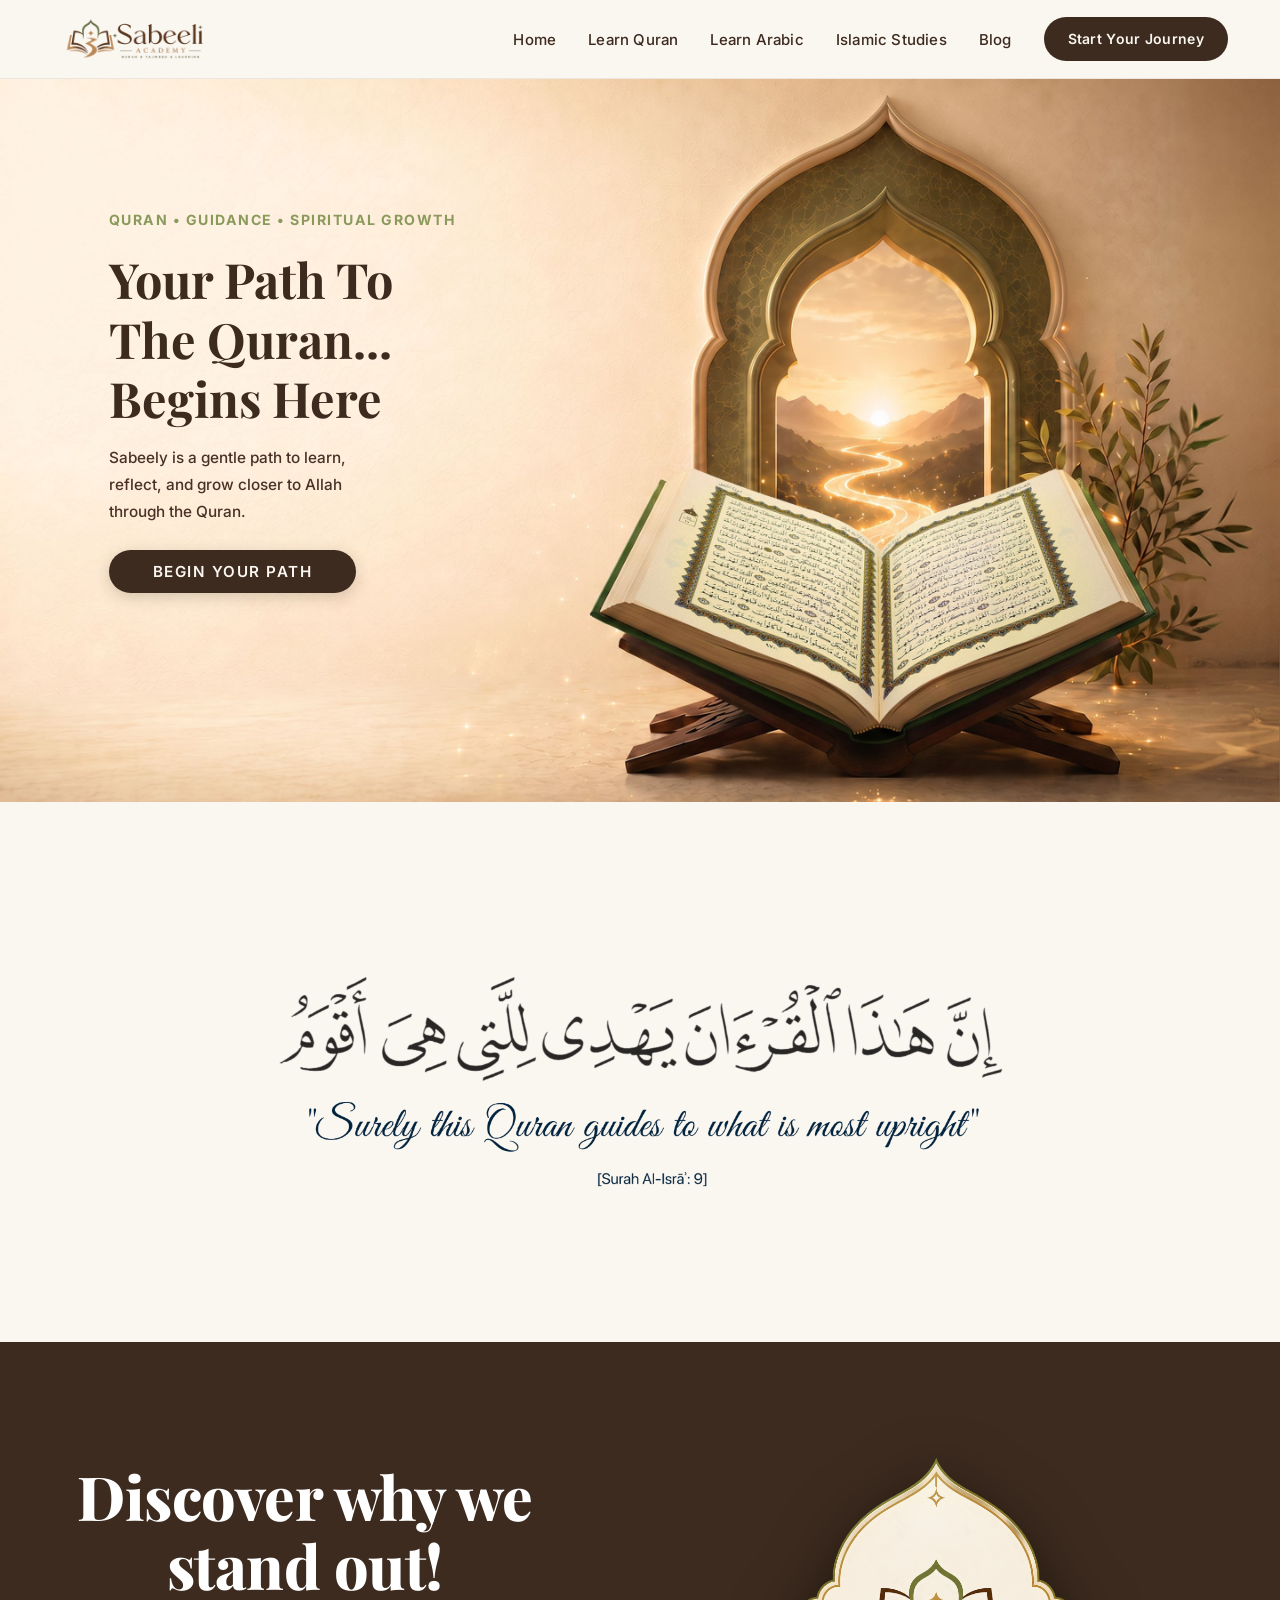
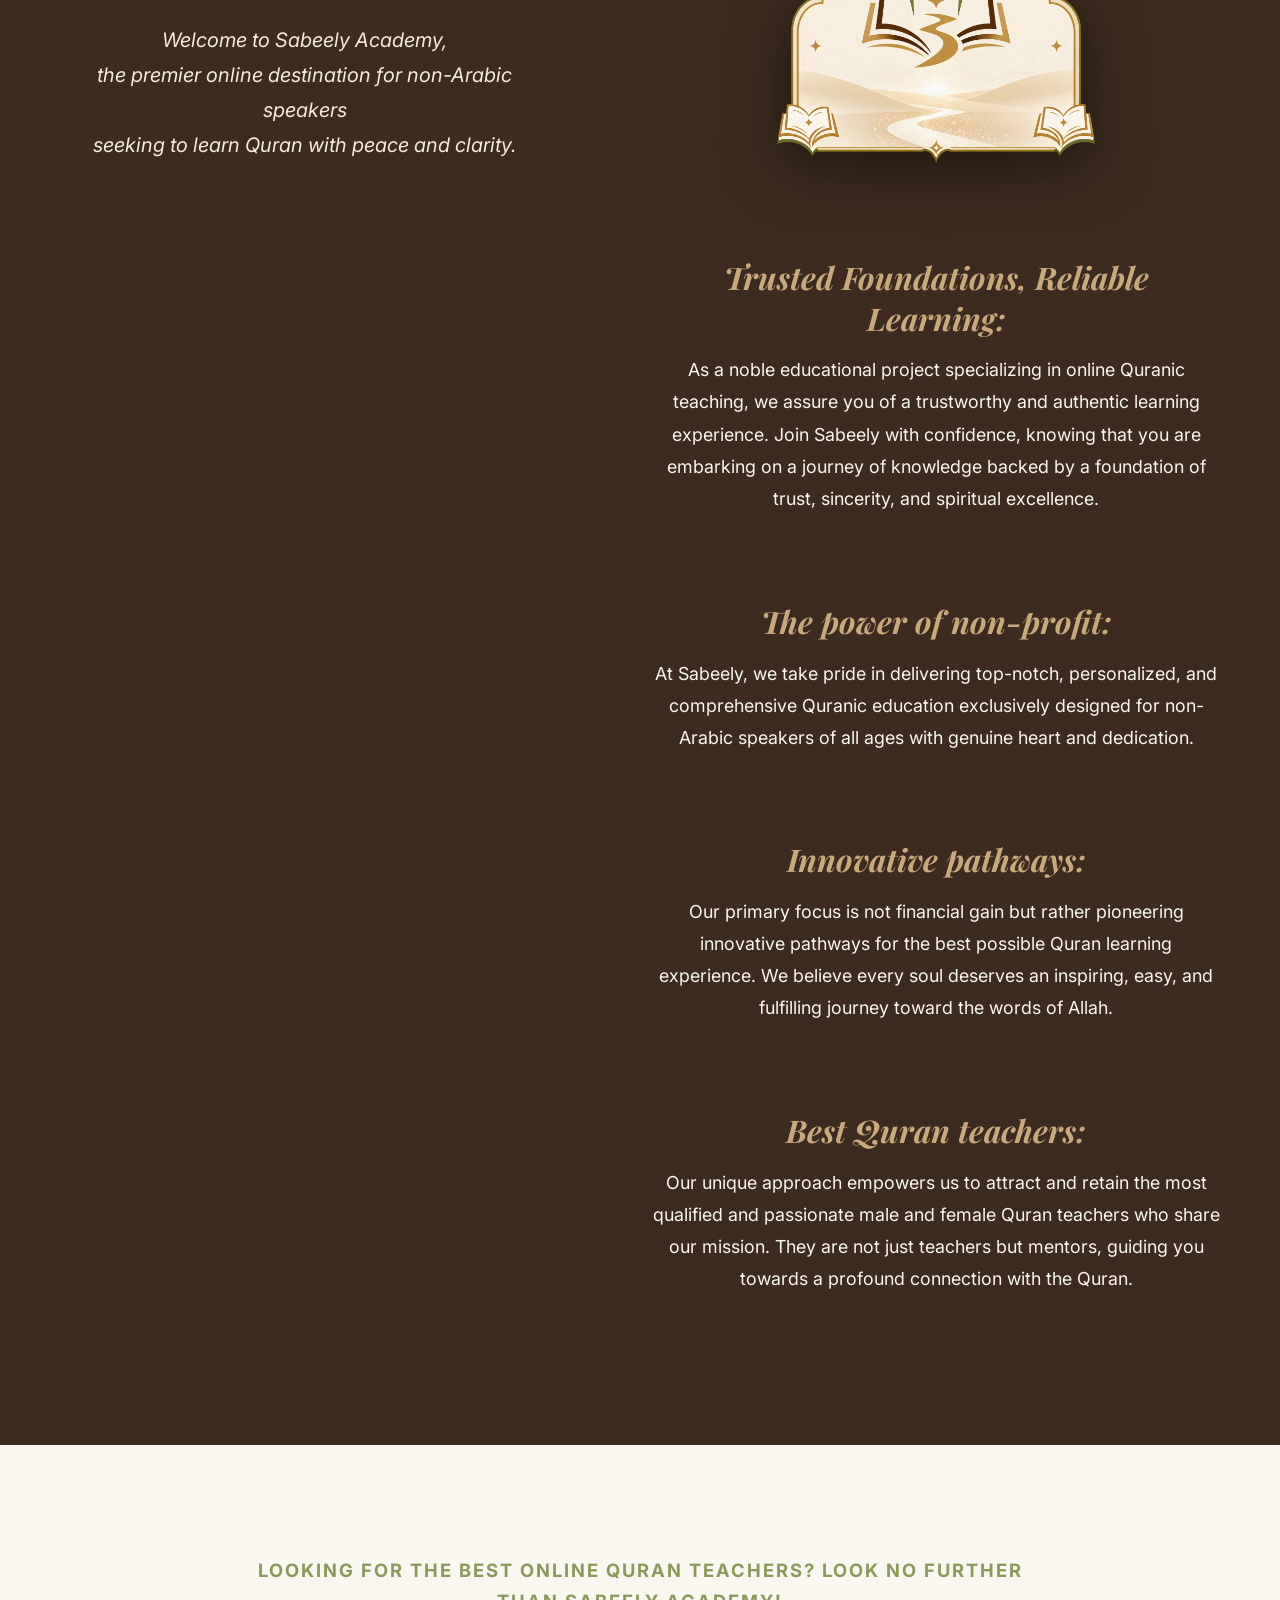
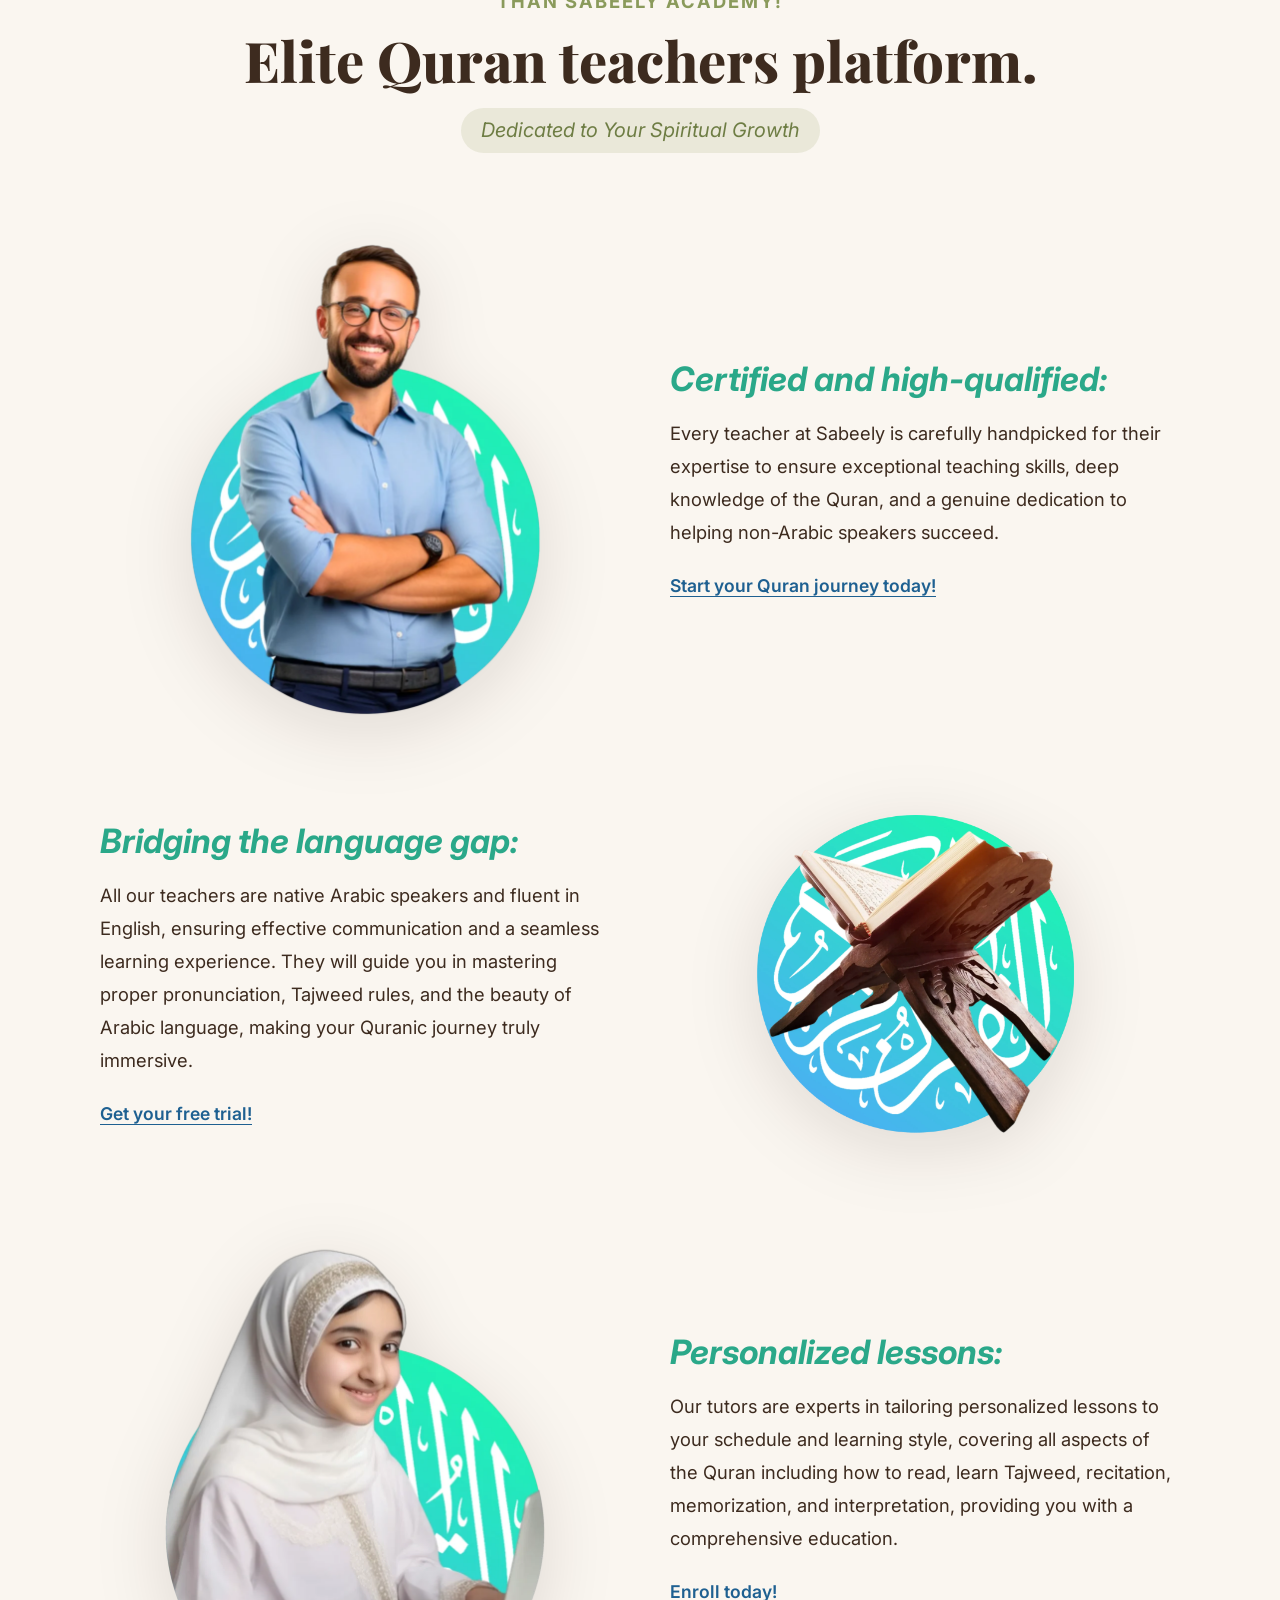
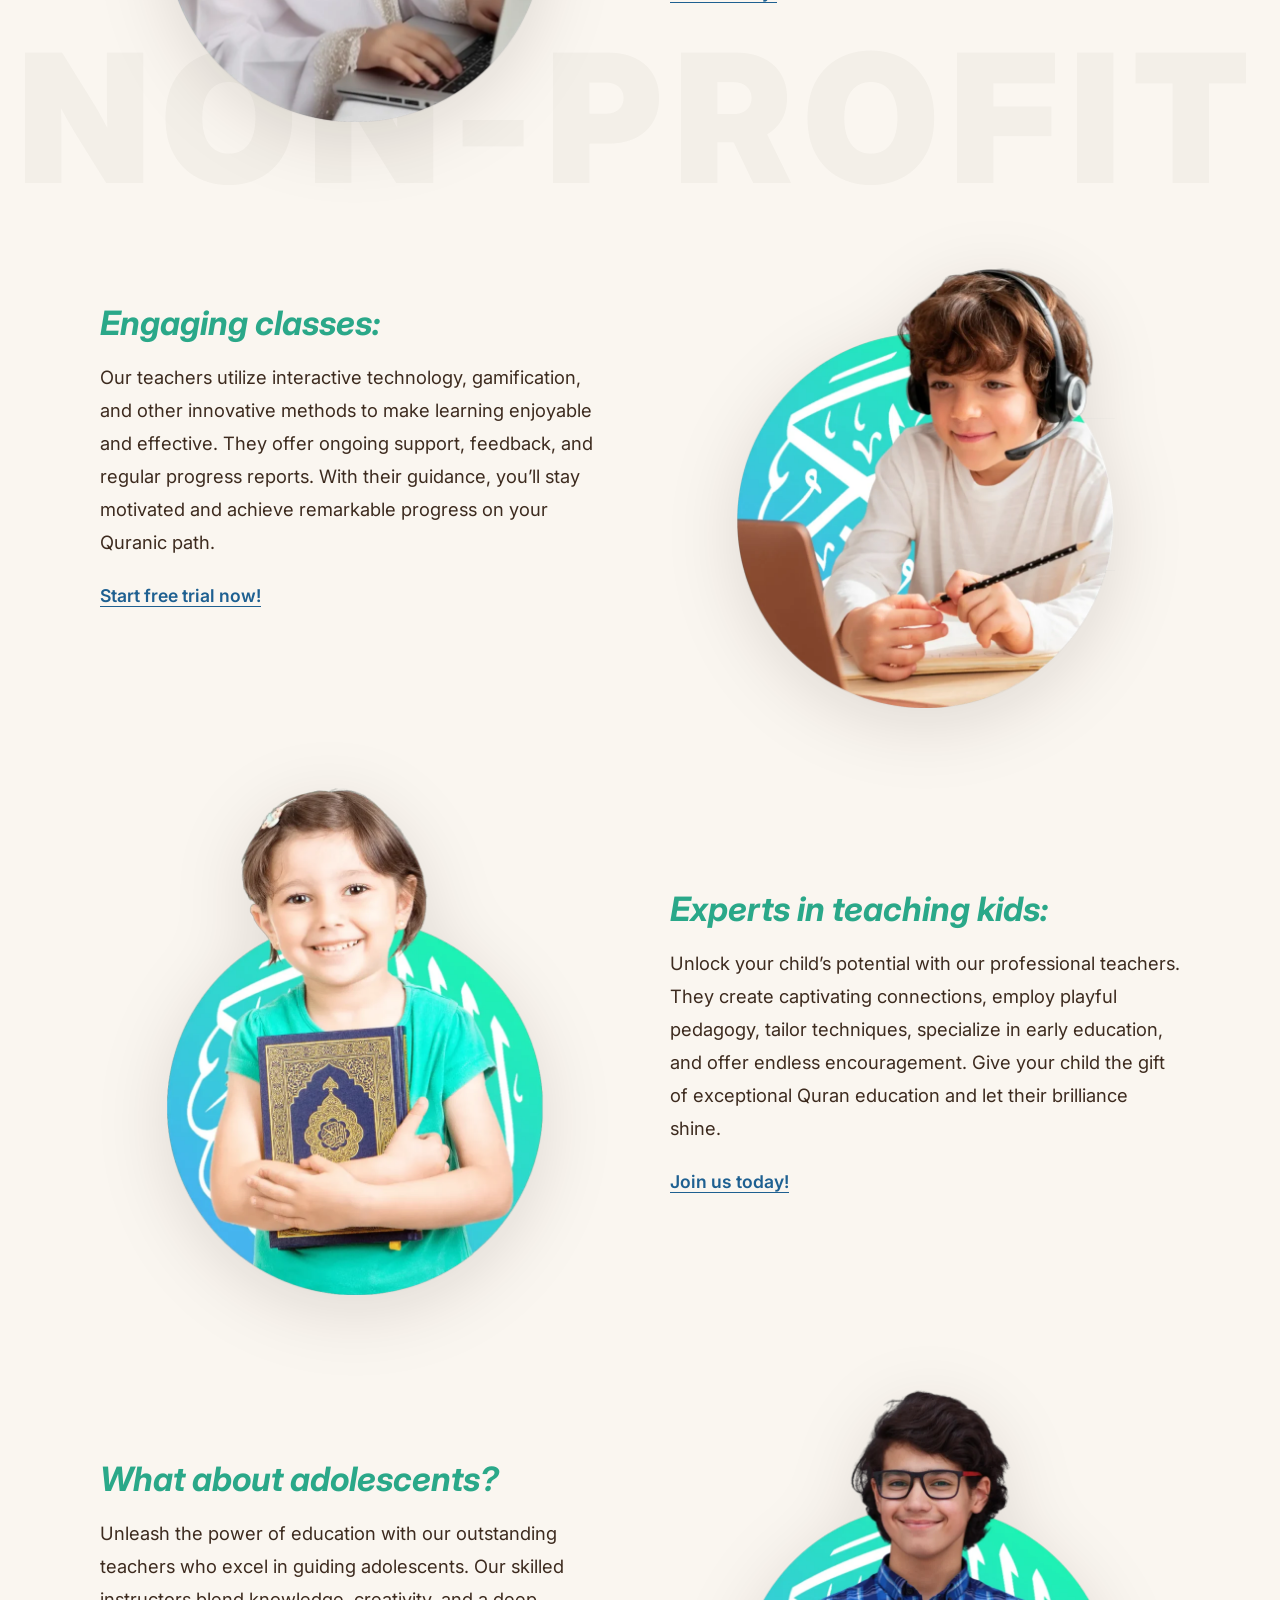
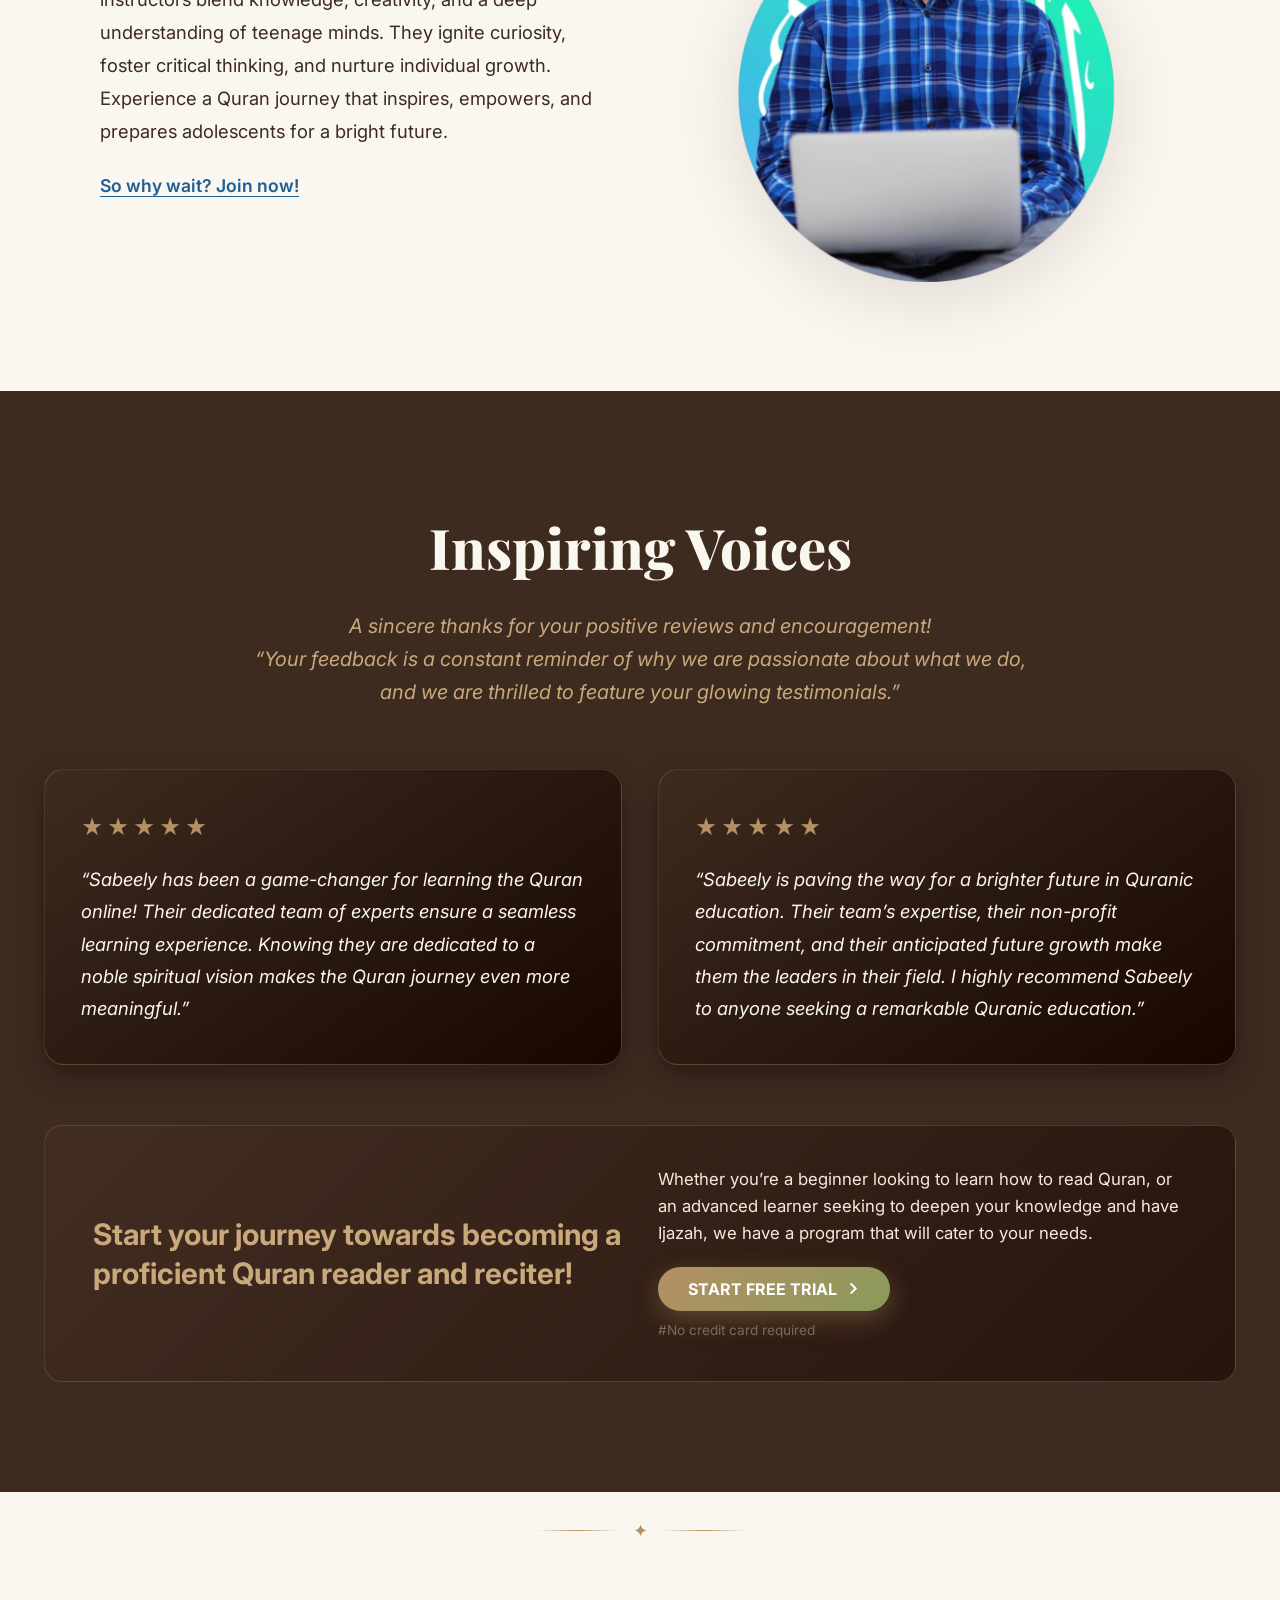
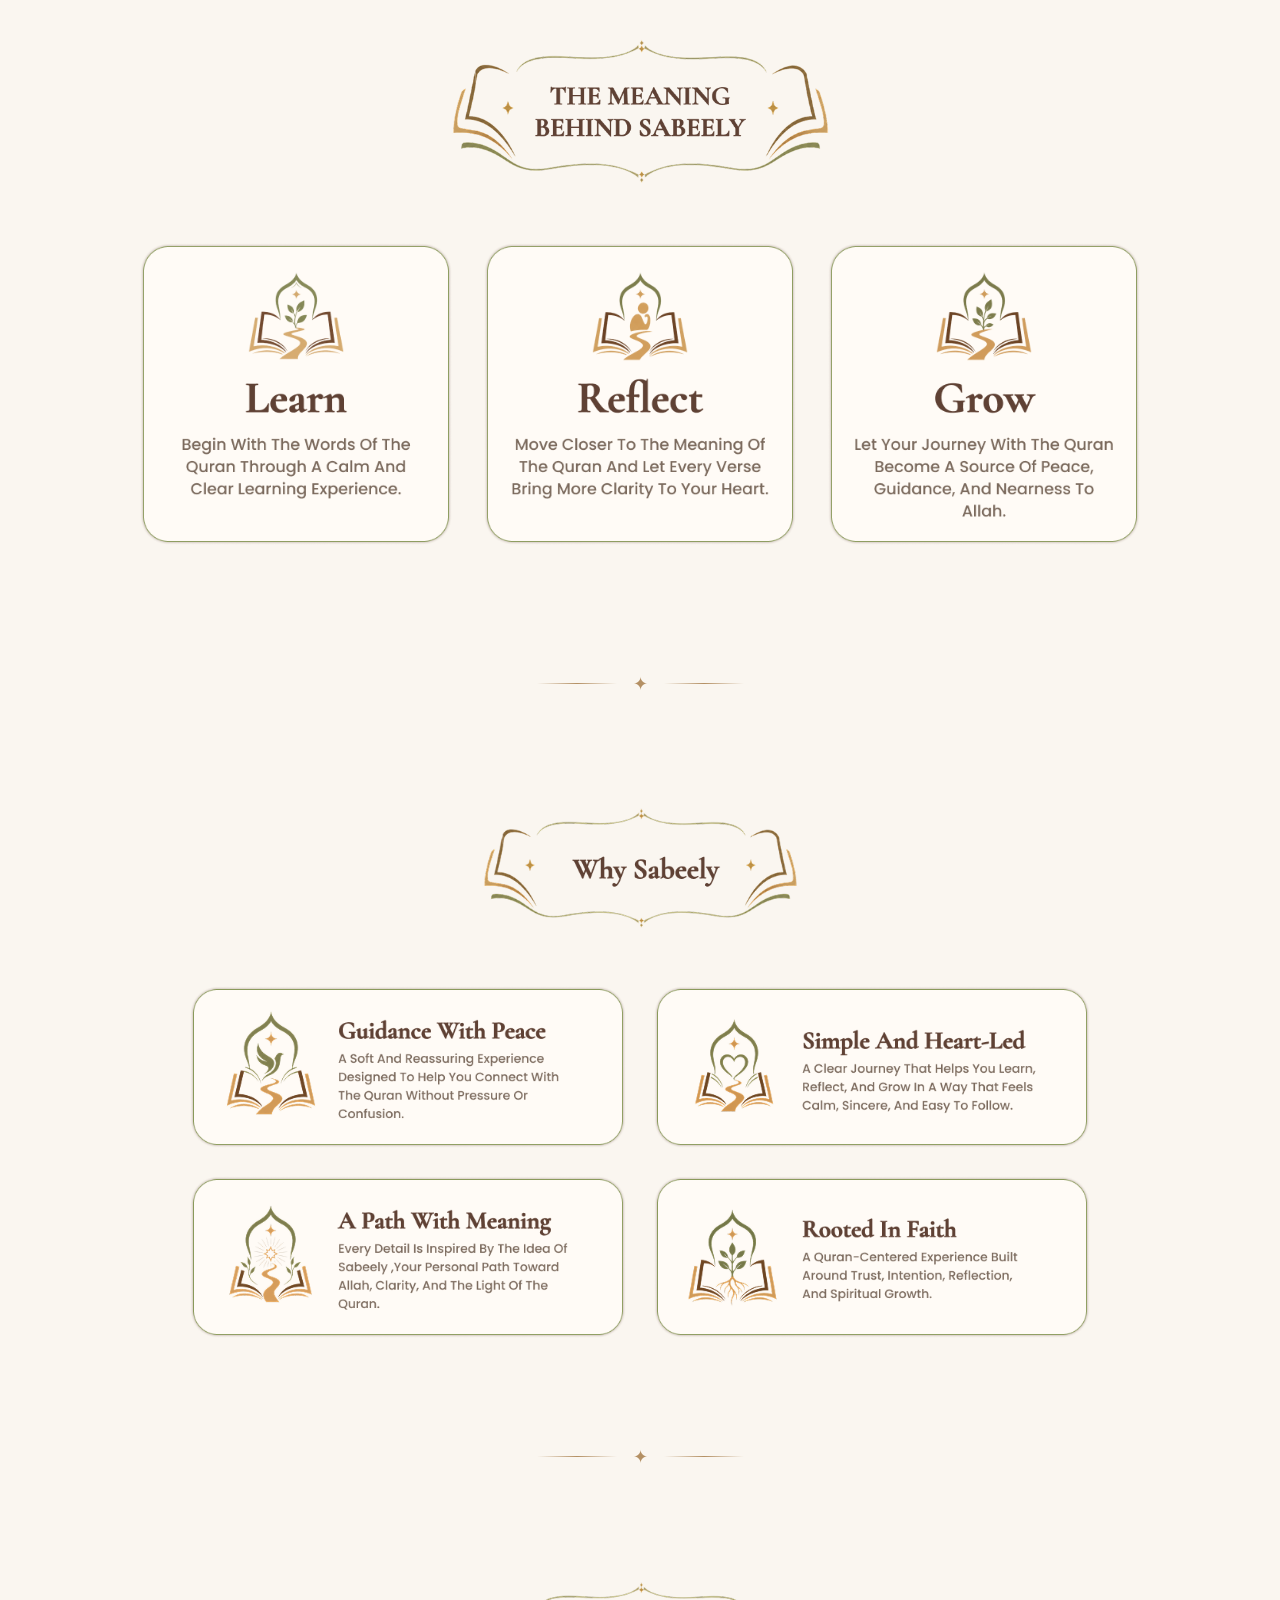
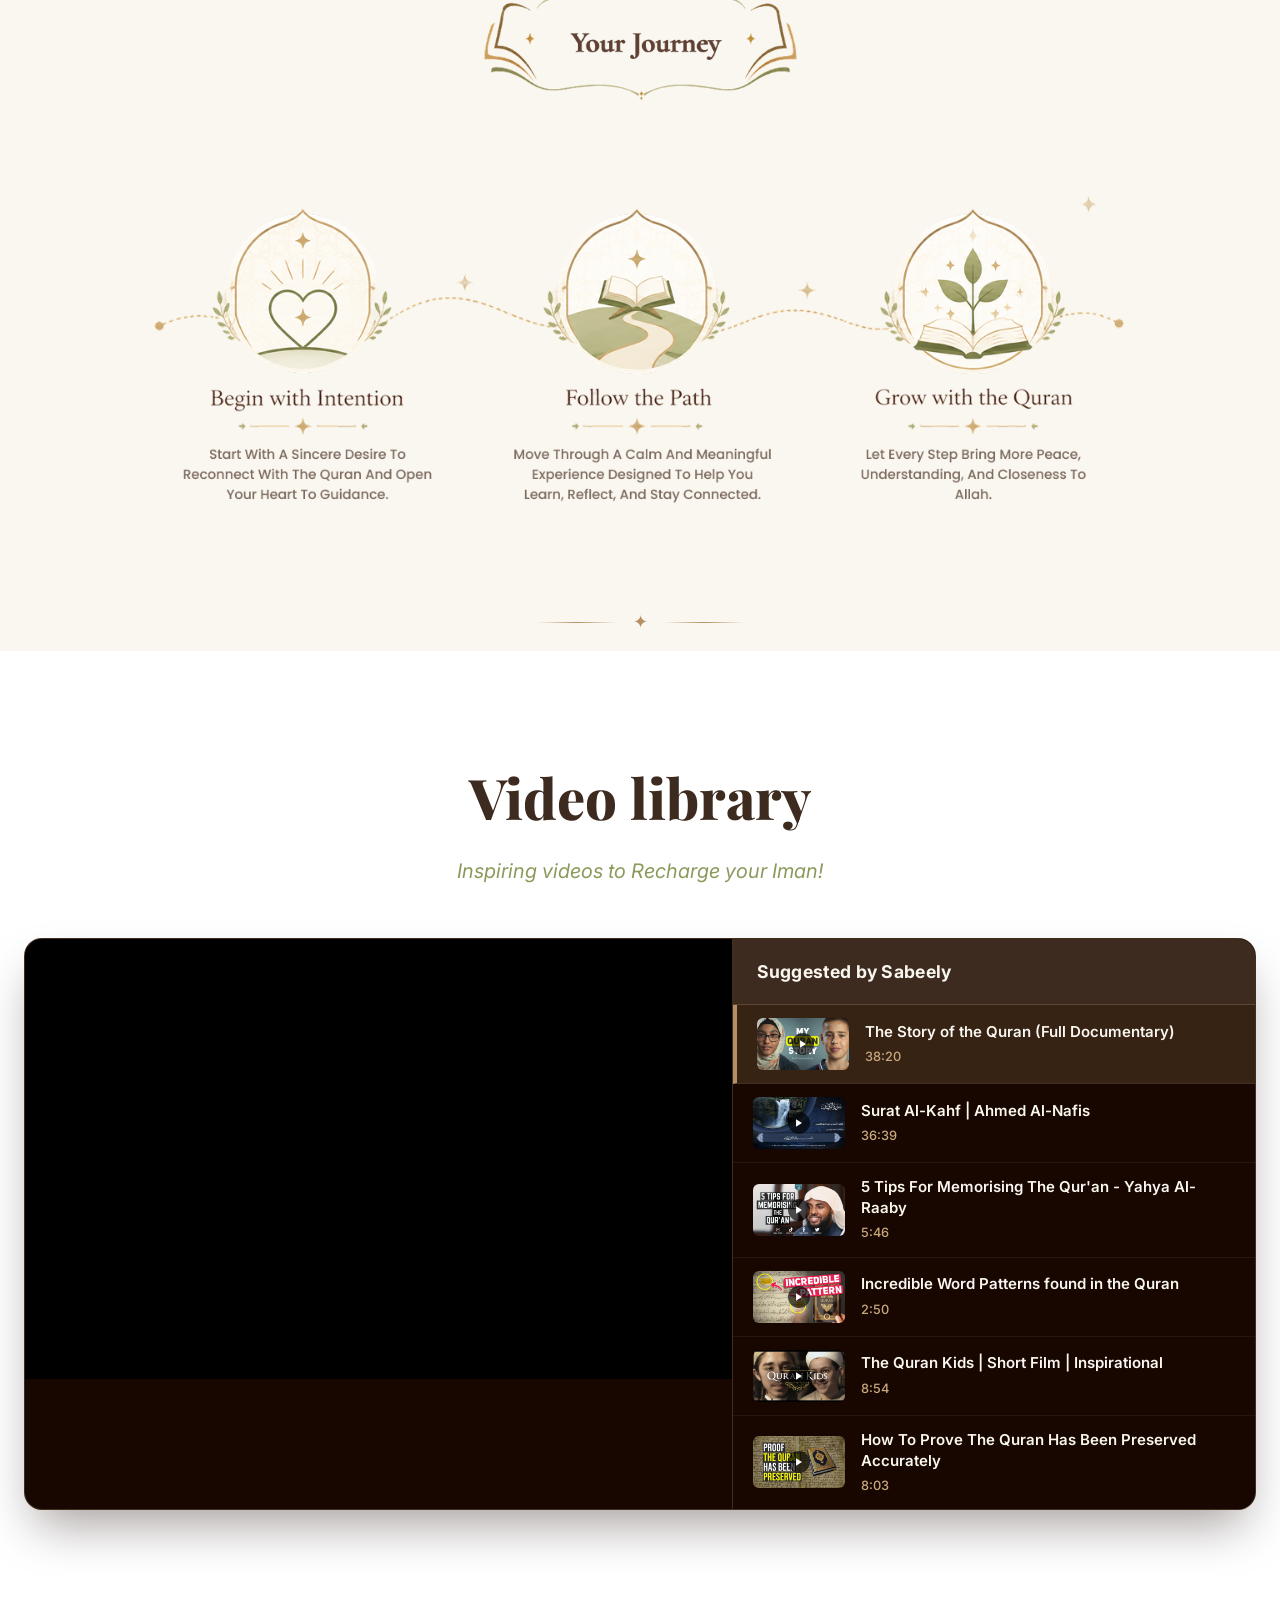
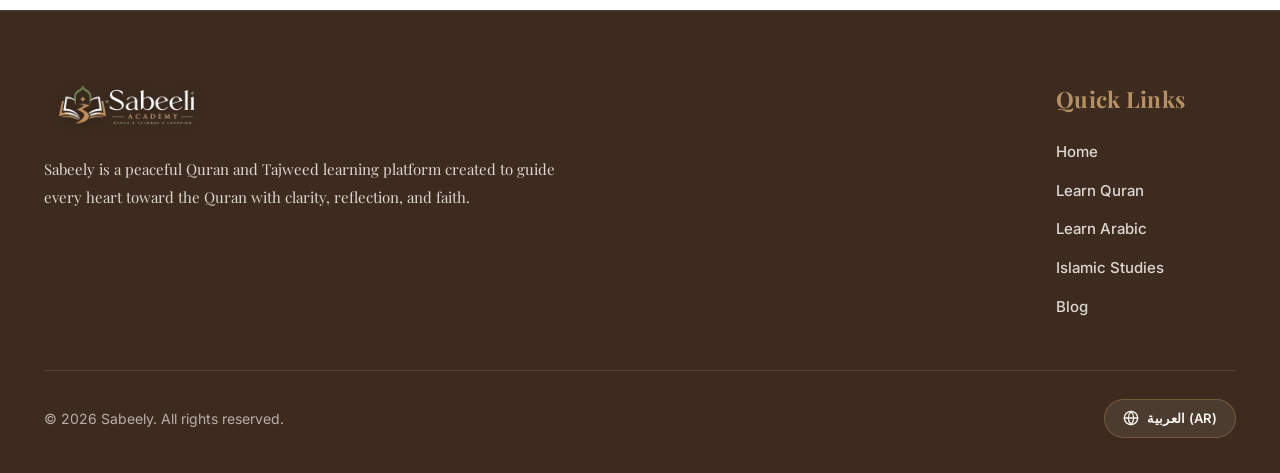
<file: index.html>
<!DOCTYPE html>
<html lang="en">
<head>
  <meta charset="UTF-8">
  <meta name="viewport" content="width=device-width, initial-scale=1.0">
  <title>Sabeely Academy – Elite Quran & Tajweed Learning Platform</title>
  <meta name="description" content="Sabeely Academy — Your path to the Quran begins here. 1-on-1 engaging online classes, qualified native tutors, and an interactive curriculum.">
  <link rel="preconnect" href="https://fonts.googleapis.com">
  <link rel="preconnect" href="https://fonts.gstatic.com" crossorigin>
  <link href="https://fonts.googleapis.com/css2?family=Inter:wght@400;500;600;700;800&family=Playfair+Display:ital,wght@0,600;0,700;1,600;1,700&display=swap" rel="stylesheet">
  <link rel="stylesheet" href="quranguides.css">
  <link rel="icon" type="image/png" href="img/sabeely_logo.png">
</head>
<body>

  <!-- ==========================================================================
       HEADER & NAVIGATION
       ========================================================================== -->
  <header class="site-header" id="siteHeader">
    <div class="header-container">
      <a href="index.html" class="site-logo" aria-label="Sabeely Academy Home">
        <img src="img/sabeely_logo.png" alt="Sabeeli Academy" height="48">
      </a>

      <!-- Desktop Nav -->
      <nav aria-label="Primary Navigation">
        <ul class="nav-menu">
          <li><a href="index.html" class="nav-link">Home</a></li>
          <li><a href="learn-quran.html" class="nav-link">Learn Quran</a></li>
          <li><a href="learn-arabic.html" class="nav-link">Learn Arabic</a></li>
          <li><a href="learn-islamic-studies.html" class="nav-link">Islamic Studies</a></li>
          <li><a href="blog.html" class="nav-link">Blog</a></li>
          <li><a href="https://wa.me/201555063434" target="_blank" rel="noopener noreferrer" class="nav-btn-journey">Start Your Journey</a></li>
        </ul>
      </nav>

      <!-- Mobile Hamburger Button -->
      <button type="button" class="mobile-toggle" id="mobileToggle" aria-label="Toggle navigation menu" aria-expanded="false">
        <svg fill="none" viewBox="0 0 24 24">
          <path id="hamburgerPath" stroke-linecap="round" stroke-linejoin="round" stroke-width="2" d="M4 6h16M4 12h16M4 18h16" />
        </svg>
      </button>
    </div>

    <!-- Mobile Drawer -->
    <div class="mobile-nav" id="mobileNav">
      <a href="index.html" class="mobile-link">Home</a>
      <a href="learn-quran.html" class="mobile-link">Learn Quran</a>
      <a href="learn-arabic.html" class="mobile-link">Learn Arabic</a>
      <a href="learn-islamic-studies.html" class="mobile-link">Islamic Studies</a>
      <a href="blog.html" class="mobile-link">Blog</a>
      <a href="https://wa.me/201555063434" target="_blank" rel="noopener noreferrer" class="mobile-btn-journey">Start Your Journey</a>
    </div>
  </header>

  <main id="mainContent">

    <!-- ==========================================================================
         HERO SECTION (Original Sabeely Banner)
         ========================================================================== -->
    <section class="hero" id="home">
      <div class="hero-container">
        <picture>
          <source media="(max-width: 768px)" type="image/jpeg" srcset="img/sabeely_phone.jpg" />
          <source media="(max-width: 768px)" type="image/png" srcset="img/sabeely_phone.png" />
          <img
            src="img/hero_banner.jpg"
            class="hero-bg-img"
            alt="Your Path To The Quran Begins Here — Open Quran with a glowing path through an Islamic arch"
          />
        </picture>
        <div class="hero-overlay-content fade-in">
          <div class="hero-subtitle">
            QURAN &bull; GUIDANCE &bull; SPIRITUAL GROWTH
          </div>
          <h1 class="hero-title">
            Your Path To<br />The Quran...<br />Begins Here
          </h1>
          <p class="hero-para">
            Sabeely is a gentle path to learn,<br />
            reflect, and grow closer to Allah<br />
            through the Quran.
          </p>
          <a
            href="https://wa.me/201555063434"
            target="_blank"
            rel="noopener noreferrer"
            class="btn-primary hero-btn"
            >Begin Your Path</a
          >
        </div>
      </div>
    </section>

    <!-- ==========================================================================
         AYAH BANNER SECTION
         ========================================================================== -->
    <section class="ayah-banner-section" aria-label="Quranic Inspiration">
      <img src="img/quranguides/ayah_banner.webp" alt="Inna hadha al-qurana yahdi lillati hiya aqwam - Surely this Quran guides to what is most upright [Surah Al-Isra: 9]">
    </section>

    <!-- ==========================================================================
         WHY US SECTION ("Discover why we stand out!")
         ========================================================================== -->
    <section class="why-us-section" id="Whyus">
      <div class="container">
        <div class="why-us-grid">
          <div class="why-us-left">
            <h2 class="why-us-title">Discover why we<br>stand out!</h2>
            <p class="why-us-intro">
              Welcome to Sabeely Academy,<br>
              the premier online destination for non-Arabic speakers<br>
              seeking to learn Quran with peace and clarity.
            </p>
          </div>

          <div class="why-us-features">
            <div class="why-us-emblem-wrap">
              <img src="img/12.png" alt="Sabeely Arch Emblem" class="why-us-emblem-img">
            </div>

            <div class="feature-item feature-box">
              <h3 class="feature-item-title">Trusted Foundations, Reliable Learning:</h3>
              <p class="feature-item-desc">As a noble educational project specializing in online Quranic teaching, we assure you of a trustworthy and authentic learning experience. Join Sabeely with confidence, knowing that you are embarking on a journey of knowledge backed by a foundation of trust, sincerity, and spiritual excellence.</p>
            </div>

            <div class="feature-item feature-box">
              <h3 class="feature-item-title">The power of non-profit:</h3>
              <p class="feature-item-desc">At Sabeely, we take pride in delivering top-notch, personalized, and comprehensive Quranic education exclusively designed for non-Arabic speakers of all ages with genuine heart and dedication.</p>
            </div>

            <div class="feature-item feature-box">
              <h3 class="feature-item-title">Innovative pathways:</h3>
              <p class="feature-item-desc">Our primary focus is not financial gain but rather pioneering innovative pathways for the best possible Quran learning experience. We believe every soul deserves an inspiring, easy, and fulfilling journey toward the words of Allah.</p>
            </div>

            <div class="feature-item feature-box">
              <h3 class="feature-item-title">Best Quran teachers:</h3>
              <p class="feature-item-desc">Our unique approach empowers us to attract and retain the most qualified and passionate male and female Quran teachers who share our mission. They are not just teachers but mentors, guiding you towards a profound connection with the Quran.</p>
            </div>
          </div>
        </div>
      </div>
    </section>

    <!-- ==========================================================================
         ELITE TEACHERS PLATFORM (Warm Cream Background)
         ========================================================================== -->
    <section class="teachers-platform-section">
      <div class="teachers-watermark-bg" aria-hidden="true">Non-Profit</div>

      <div class="container">
        <div class="teachers-header">
          <p class="teachers-pretitle">Looking for the best online Quran teachers? Look no further than Sabeely Academy!</p>
          <h2 class="teachers-title">Elite Quran teachers platform.</h2>
          <span class="teachers-subtitle-badge">Dedicated to Your Spiritual Growth</span>
        </div>

        <div class="teachers-showcase-list">
          <!-- Row 1: Image Left, Text Right -->
          <div class="teachers-showcase-row">
            <div class="teachers-showcase-img showcase-left">
              <img src="img/quranguides/Teacher-761x1024.webp" alt="Certified and high-qualified teachers" loading="lazy">
            </div>
            <div class="teachers-showcase-content showcase-right">
              <h3 class="teachers-feature-title">Certified and high-qualified:</h3>
              <p class="teachers-feature-desc">Every teacher at Sabeely is carefully handpicked for their expertise to ensure exceptional teaching skills, deep knowledge of the Quran, and a genuine dedication to helping non-Arabic speakers succeed.</p>
              <a href="https://wa.me/201555063434" target="_blank" rel="noopener noreferrer" class="teachers-feature-link">
                Start your Quran journey today!
              </a>
            </div>
          </div>

          <!-- Row 2: Text Left, Image Right -->
          <div class="teachers-showcase-row reverse-on-mobile">
            <div class="teachers-showcase-content showcase-left">
              <h3 class="teachers-feature-title">Bridging the language gap:</h3>
              <p class="teachers-feature-desc">All our teachers are native Arabic speakers and fluent in English, ensuring effective communication and a seamless learning experience. They will guide you in mastering proper pronunciation, Tajweed rules, and the beauty of Arabic language, making your Quranic journey truly immersive.</p>
              <a href="https://wa.me/201555063434" target="_blank" rel="noopener noreferrer" class="teachers-feature-link">
                Get your free trial!
              </a>
            </div>
            <div class="teachers-showcase-img showcase-right">
              <img src="img/quranguides/Mushaf-scaled.webp" alt="Bridging the language gap" loading="lazy">
            </div>
          </div>

          <!-- Row 3: Image Left, Text Right -->
          <div class="teachers-showcase-row">
            <div class="teachers-showcase-img showcase-left">
              <img src="img/quranguides/Girl-764x1024.webp" alt="Personalized lessons" loading="lazy">
            </div>
            <div class="teachers-showcase-content showcase-right">
              <h3 class="teachers-feature-title">Personalized lessons:</h3>
              <p class="teachers-feature-desc">Our tutors are experts in tailoring personalized lessons to your schedule and learning style, covering all aspects of the Quran including how to read, learn Tajweed, recitation, memorization, and interpretation, providing you with a comprehensive education.</p>
              <a href="https://wa.me/201555063434" target="_blank" rel="noopener noreferrer" class="teachers-feature-link">
                Enroll today!
              </a>
            </div>
          </div>

          <!-- Row 4: Text Left, Image Right -->
          <div class="teachers-showcase-row reverse-on-mobile">
            <div class="teachers-showcase-content showcase-left">
              <h3 class="teachers-feature-title">Engaging classes:</h3>
              <p class="teachers-feature-desc">Our teachers utilize interactive technology, gamification, and other innovative methods to make learning enjoyable and effective. They offer ongoing support, feedback, and regular progress reports. With their guidance, you’ll stay motivated and achieve remarkable progress on your Quranic path.</p>
              <a href="https://wa.me/201555063434" target="_blank" rel="noopener noreferrer" class="teachers-feature-link">
                Start free trial now!
              </a>
            </div>
            <div class="teachers-showcase-img showcase-right">
              <img src="img/quranguides/Boy-770x1024.webp" alt="Engaging classes" loading="lazy">
            </div>
          </div>

          <!-- Row 5: Image Left, Text Right -->
          <div class="teachers-showcase-row">
            <div class="teachers-showcase-img showcase-left">
              <img src="img/quranguides/Kid-768x1024.webp" alt="Experts in teaching kids" loading="lazy">
            </div>
            <div class="teachers-showcase-content showcase-right">
              <h3 class="teachers-feature-title">Experts in teaching kids:</h3>
              <p class="teachers-feature-desc">Unlock your child’s potential with our professional teachers. They create captivating connections, employ playful pedagogy, tailor techniques, specialize in early education, and offer endless encouragement. Give your child the gift of exceptional Quran education and let their brilliance shine.</p>
              <a href="https://wa.me/201555063434" target="_blank" rel="noopener noreferrer" class="teachers-feature-link">
                Join us today!
              </a>
            </div>
          </div>

          <!-- Row 6: Text Left, Image Right -->
          <div class="teachers-showcase-row reverse-on-mobile">
            <div class="teachers-showcase-content showcase-left">
              <h3 class="teachers-feature-title">What about adolescents?</h3>
              <p class="teachers-feature-desc">Unleash the power of education with our outstanding teachers who excel in guiding adolescents. Our skilled instructors blend knowledge, creativity, and a deep understanding of teenage minds. They ignite curiosity, foster critical thinking, and nurture individual growth. Experience a Quran journey that inspires, empowers, and prepares adolescents for a bright future.</p>
              <a href="https://wa.me/201555063434" target="_blank" rel="noopener noreferrer" class="teachers-feature-link">
                So why wait? Join now!
              </a>
            </div>
            <div class="teachers-showcase-img showcase-right">
              <img src="img/quranguides/Teenager-768x1024.webp" alt="Adolescent education" loading="lazy">
            </div>
          </div>
        </div>
      </div>
    </section>

    <!-- ==========================================================================
         INSPIRING VOICES (TESTIMONIALS)
         ========================================================================== -->
    <section class="testimonials-section">
      <div class="container">
        <div class="testimonials-header">
          <h2 class="testimonials-title">Inspiring Voices</h2>
          <p class="testimonials-subtitle">
            A sincere thanks for your positive reviews and encouragement!<br>
            “Your feedback is a constant reminder of why we are passionate about what we do, and we are thrilled to feature your glowing testimonials.”
          </p>
        </div>

        <div class="testimonials-grid">
          <!-- Testimonial 1 -->
          <div class="speech-card">
            <div class="speech-bubble">
              <div class="testimonial-stars">★★★★★</div>
              <p>“Sabeely has been a game-changer for learning the Quran online! Their dedicated team of experts ensure a seamless learning experience. Knowing they are dedicated to a noble spiritual vision makes the Quran journey even more meaningful.”</p>
            </div>
          </div>

          <!-- Testimonial 2 -->
          <div class="speech-card">
            <div class="speech-bubble">
              <div class="testimonial-stars">★★★★★</div>
              <p>“Sabeely is paving the way for a brighter future in Quranic education. Their team’s expertise, their non-profit commitment, and their anticipated future growth make them the leaders in their field. I highly recommend Sabeely to anyone seeking a remarkable Quranic education.”</p>
            </div>
          </div>
        </div>

        <!-- Secondary CTA Banner Box -->
        <div class="journey-cta-box">
          <div>
            <h3>Start your journey towards becoming a proficient Quran reader and reciter!</h3>
          </div>
          <div>
            <p>Whether you’re a beginner looking to learn how to read Quran, or an advanced learner seeking to deepen your knowledge and have Ijazah, we have a program that will cater to your needs.</p>
            <a href="https://wa.me/201555063434" target="_blank" rel="noopener noreferrer" class="btn-primary">
              <span>START FREE TRIAL</span>
              <svg viewBox="0 0 320 512" aria-hidden="true">
                <path d="M285.476 272.971L91.132 467.314c-9.373 9.373-24.569 9.373-33.941 0l-22.667-22.667c-9.357-9.357-9.375-24.522-.04-33.901L188.505 256 34.484 101.255c-9.335-9.379-9.317-24.544.04-33.901l22.667-22.667c9.373-9.373 24.569-9.373 33.941 0L285.475 239.03c9.373 9.372 9.373 24.568.001 33.941z"/>
              </svg>
            </a>
            <br>
            <span class="no-cc-badge">#No credit card required</span>
          </div>
        </div>
      </div>
    </section>

    <!-- ===== DECORATIVE DIVIDER ===== -->
    <div class="section-divider">
      <div class="divider-line">
        <span>✦</span>
      </div>
    </div>

    <!-- ===== LEARN / REFLECT / GROW (THE MEANING BEHIND SABEELY) ===== -->
    <section class="lrg-section" id="lrg">
      <div class="container">
        <div class="section-header fade-in">
          <img src="img/address.png" alt="The Meaning Behind Sabeely" />
        </div>
        <div class="lrg-cards">
          <div class="lrg-card fade-in delay-1">
            <img
              src="img/learn.png"
              alt="Learn — Begin with the words of the Quran through a calm and clear learning experience."
            />
          </div>
          <div class="lrg-card fade-in delay-2">
            <img
              src="img/reflect.png"
              alt="Reflect — Move closer to the meaning of the Quran and let every verse bring more clarity to your heart."
            />
          </div>
          <div class="lrg-card fade-in delay-3">
            <img
              src="img/grow.png"
              alt="Grow — Let your journey with the Quran become a source of peace, guidance, and nearness to Allah."
            />
          </div>
        </div>
        <div class="lrg-dots">
          <span class="lrg-dot"></span>
          <span class="lrg-dot active"></span>
          <span class="lrg-dot"></span>
        </div>
      </div>
    </section>

    <!-- ===== DECORATIVE DIVIDER ===== -->
    <div class="section-divider">
      <div class="divider-line">
        <span>✦</span>
      </div>
    </div>

    <!-- ===== WHY SABEELY ===== -->
    <section class="why-section" id="why">
      <div class="container">
        <div class="section-header fade-in">
          <img src="img/why.png" alt="Why Sabeely" />
        </div>
        <div class="why-cards">
          <div class="why-card fade-in delay-1">
            <img
              src="img/peace.png"
              alt="Guidance With Peace — A soft and reassuring experience designed to help you connect with the Quran without pressure or confusion."
            />
          </div>
          <div class="why-card fade-in delay-2">
            <img
              src="img/simple.png"
              alt="Simple And Heart-Led — A clear journey that helps you learn, reflect, and grow in a way that feels calm, sincere, and easy to follow."
            />
          </div>
          <div class="why-card fade-in delay-3">
            <img
              src="img/meaning.png"
              alt="A Path With Meaning — Every detail is inspired by the idea of Sabeely, your personal path toward Allah, clarity, and the light of the Quran."
            />
          </div>
          <div class="why-card fade-in delay-4">
            <img
              src="img/faith.png"
              alt="Rooted In Faith — A Quran-centered experience built around trust, intention, reflection, and spiritual growth."
            />
          </div>
        </div>
      </div>
    </section>

    <!-- ===== DECORATIVE DIVIDER ===== -->
    <div class="section-divider">
      <div class="divider-line">
        <span>✦</span>
      </div>
    </div>

    <!-- ===== YOUR JOURNEY ===== -->
    <section class="journey-section" id="journey">
      <div class="container">
        <div class="section-header fade-in">
          <img src="img/journy.png" alt="Your Journey" />
        </div>

        <!-- Desktop Journey View -->
        <div class="journey-steps desktop-only-journey fade-in">
          <picture>
            <source media="(max-width: 768px)" srcset="img/journy2.png" />
            <img
              src="img/the journy.png"
              alt="Your Journey Steps — Begin with Intention, Follow the Path, Grow with the Quran"
            />
          </picture>
        </div>

        <!-- Mobile Journey View (Scroll-Driven Path Animation) -->
        <div class="mobile-journey-container">
          <div class="journey-mobile-wrapper">
            <div class="journey-beam-path"></div>
            <img src="img/journy2.png" alt="Your Journey Steps — Begin with Intention, Follow the Path, Grow with the Quran" class="journey-mobile-img">
          </div>
        </div>
      </div>
    </section>

    <!-- ===== DECORATIVE DIVIDER ===== -->
    <div class="section-divider">
      <div class="divider-line">
        <span>✦</span>
      </div>
    </div>

    <!-- ==========================================================================
         VIDEO LIBRARY SECTION
         ========================================================================== -->
    <section class="video-section">
      <div class="container">
        <div class="video-header">
          <h2 class="video-title">Video library</h2>
          <p class="video-subtitle">Inspiring videos to Recharge your Iman!</p>
        </div>

        <div class="playlist-container">
          <!-- Main Player -->
          <div class="video-player-pane">
            <iframe id="mainVideoPlayer" src="https://www.youtube.com/embed/j4RtrOWKH8Y?autoplay=0" title="YouTube video player" allow="accelerometer; autoplay; clipboard-write; encrypted-media; gyroscope; picture-in-picture" allowfullscreen></iframe>
          </div>

          <!-- Playlist Sidebar -->
          <div class="playlist-pane">
            <div class="playlist-pane-header">Suggested by Sabeely</div>
            <ul class="playlist-items-list" id="playlistItems">
              <!-- Item 1 -->
              <li class="playlist-item active" data-vid="j4RtrOWKH8Y">
                <div class="playlist-thumb">
                  <img src="img/quranguides/yt_j4RtrOWKH8Y.jpg" alt="The Story of the Quran" loading="lazy">
                  <div class="play-icon">
                    <svg viewBox="0 0 24 24"><polygon points="5 3 19 12 5 21 5 3"></polygon></svg>
                  </div>
                </div>
                <div class="playlist-info">
                  <h4 class="playlist-item-title">The Story of the Quran (Full Documentary)</h4>
                  <span class="playlist-item-dur">38:20</span>
                </div>
              </li>

              <!-- Item 2 -->
              <li class="playlist-item" data-vid="Fc4QWtoXxYM">
                <div class="playlist-thumb">
                  <img src="img/quranguides/yt_Fc4QWtoXxYM.jpg" alt="Surat Al-Kahf | Ahmed Al-Nafis" loading="lazy">
                  <div class="play-icon">
                    <svg viewBox="0 0 24 24"><polygon points="5 3 19 12 5 21 5 3"></polygon></svg>
                  </div>
                </div>
                <div class="playlist-info">
                  <h4 class="playlist-item-title">Surat Al-Kahf | Ahmed Al-Nafis</h4>
                  <span class="playlist-item-dur">36:39</span>
                </div>
              </li>

              <!-- Item 3 -->
              <li class="playlist-item" data-vid="s8P0tBAZ3yk">
                <div class="playlist-thumb">
                  <img src="img/quranguides/yt_s8P0tBAZ3yk.jpg" alt="5 Tips For Memorising The Qur'an" loading="lazy">
                  <div class="play-icon">
                    <svg viewBox="0 0 24 24"><polygon points="5 3 19 12 5 21 5 3"></polygon></svg>
                  </div>
                </div>
                <div class="playlist-info">
                  <h4 class="playlist-item-title">5 Tips For Memorising The Qur'an - Yahya Al-Raaby</h4>
                  <span class="playlist-item-dur">5:46</span>
                </div>
              </li>

              <!-- Item 4 -->
              <li class="playlist-item" data-vid="vady0SQGHCU">
                <div class="playlist-thumb">
                  <img src="img/quranguides/yt_vady0SQGHCU.jpg" alt="Incredible Word Patterns" loading="lazy">
                  <div class="play-icon">
                    <svg viewBox="0 0 24 24"><polygon points="5 3 19 12 5 21 5 3"></polygon></svg>
                  </div>
                </div>
                <div class="playlist-info">
                  <h4 class="playlist-item-title">Incredible Word Patterns found in the Quran</h4>
                  <span class="playlist-item-dur">2:50</span>
                </div>
              </li>

              <!-- Item 5 -->
              <li class="playlist-item" data-vid="ayainbNE4D0">
                <div class="playlist-thumb">
                  <img src="img/quranguides/yt_ayainbNE4D0.jpg" alt="The Quran Kids" loading="lazy">
                  <div class="play-icon">
                    <svg viewBox="0 0 24 24"><polygon points="5 3 19 12 5 21 5 3"></polygon></svg>
                  </div>
                </div>
                <div class="playlist-info">
                  <h4 class="playlist-item-title">The Quran Kids | Short Film | Inspirational</h4>
                  <span class="playlist-item-dur">8:54</span>
                </div>
              </li>

              <!-- Item 6 -->
              <li class="playlist-item" data-vid="n281Zyywyn4">
                <div class="playlist-thumb">
                  <img src="img/quranguides/yt_n281Zyywyn4.jpg" alt="How To Prove The Quran Has Been Preserved" loading="lazy">
                  <div class="play-icon">
                    <svg viewBox="0 0 24 24"><polygon points="5 3 19 12 5 21 5 3"></polygon></svg>
                  </div>
                </div>
                <div class="playlist-info">
                  <h4 class="playlist-item-title">How To Prove The Quran Has Been Preserved Accurately</h4>
                  <span class="playlist-item-dur">8:03</span>
                </div>
              </li>
            </ul>
          </div>
        </div>
      </div>
    </section>



  </main>

  <!-- ==========================================================================
       FOOTER & CONTACT SECTION
       ========================================================================== -->
  <footer class="site-footer" id="footer">
    <div class="container">
      <div class="footer-content">
        <div class="footer-about">
          <a href="index.html" class="footer-logo-link" aria-label="Sabeely Home">
            <img src="img/sabeely_logo_white.png" alt="Sabeeli Academy" class="footer-logo">
          </a>
          <p class="footer-about-text">
            Sabeely is a peaceful Quran and Tajweed learning platform created to guide every heart toward the Quran with clarity, reflection, and faith.
          </p>
        </div>

        <div class="footer-links-col">
          <h4 class="footer-quick-title">Quick Links</h4>
          <ul class="footer-quick-links">
            <li><a href="index.html">Home</a></li>
            <li><a href="learn-quran.html">Learn Quran</a></li>
            <li><a href="learn-arabic.html">Learn Arabic</a></li>
            <li><a href="learn-islamic-studies.html">Islamic Studies</a></li>
            <li><a href="blog.html">Blog</a></li>
          </ul>
        </div>
      </div>

      <div class="footer-bottom">
        <p>&copy; 2026 Sabeely. All rights reserved.</p>
        <div class="footer-lang-wrap">
          <a href="#" class="footer-lang-btn" title="تغيير إلى العربية" aria-label="Change language to Arabic">
            <svg class="lang-globe-icon" viewBox="0 0 24 24" fill="none" stroke="currentColor" stroke-width="2" stroke-linecap="round" stroke-linejoin="round">
              <circle cx="12" cy="12" r="10"></circle>
              <line x1="2" y1="12" x2="22" y2="12"></line>
              <path d="M12 2a15.3 15.3 0 0 1 4 10 15.3 15.3 0 0 1-4 10 15.3 15.3 0 0 1-4-10 15.3 15.3 0 0 1 4-10z"></path>
            </svg>
            <span>العربية (AR)</span>
          </a>
        </div>
      </div>
    </div>
  </footer>

  <!-- Floating Back to Top Button -->
  <button type="button" class="back-to-top" id="backToTop" aria-label="Scroll back to top">
    <svg viewBox="0 0 24 24"><path d="M12 4l-8 8h5v8h6v-8h5z"/></svg>
  </button>

  <!-- ==========================================================================
       SCRIPTS
       ========================================================================== -->
  <script>
    // 1. Header scroll effect
    const siteHeader = document.getElementById('siteHeader');
    const backToTop = document.getElementById('backToTop');

    window.addEventListener('scroll', () => {
      const scrollY = window.scrollY;
      if (scrollY > 50) {
        siteHeader.classList.add('scrolled');
      } else {
        siteHeader.classList.remove('scrolled');
      }

      if (scrollY > 400) {
        backToTop.classList.add('visible');
      } else {
        backToTop.classList.remove('visible');
      }
    });

    backToTop.addEventListener('click', () => {
      window.scrollTo({ top: 0, behavior: 'smooth' });
    });

    // 2. Mobile Menu Toggle
    const mobileToggle = document.getElementById('mobileToggle');
    const mobileNav = document.getElementById('mobileNav');
    const hamburgerPath = document.getElementById('hamburgerPath');

    mobileToggle.addEventListener('click', () => {
      const isOpen = mobileNav.classList.toggle('open');
      mobileToggle.setAttribute('aria-expanded', isOpen);
      if (isOpen) {
        hamburgerPath.setAttribute('d', 'M6 18L18 6M6 6l12 12');
      } else {
        hamburgerPath.setAttribute('d', 'M4 6h16M4 12h16M4 18h16');
      }
    });

    document.querySelectorAll('.mobile-link').forEach(link => {
      link.addEventListener('click', () => {
        mobileNav.classList.remove('open');
        hamburgerPath.setAttribute('d', 'M4 6h16M4 12h16M4 18h16');
      });
    });

    // 3. Accordions
    const accordionHeaders = document.querySelectorAll('.accordion-header');
    accordionHeaders.forEach(header => {
      header.addEventListener('click', () => {
        const item = header.parentElement;
        const isActive = item.classList.contains('active');

        // Close all items
        document.querySelectorAll('.accordion-item').forEach(i => {
          i.classList.remove('active');
          const h = i.querySelector('.accordion-header');
          if (h) h.setAttribute('aria-expanded', 'false');
        });

        // Toggle clicked
        if (!isActive) {
          item.classList.add('active');
          header.setAttribute('aria-expanded', 'true');
        }
      });

      // Accessible keyboard control
      header.addEventListener('keydown', (e) => {
        if (e.key === 'Enter' || e.key === ' ') {
          e.preventDefault();
          header.click();
        }
      });
    });

    // 4. Video Library Interactive Playlist
    const mainVideoPlayer = document.getElementById('mainVideoPlayer');
    const playlistItems = document.querySelectorAll('.playlist-item');

    playlistItems.forEach(item => {
      item.addEventListener('click', () => {
        playlistItems.forEach(i => i.classList.remove('active'));
        item.classList.add('active');

        const vid = item.getAttribute('data-vid');
        if (vid) {
          mainVideoPlayer.src = `https://www.youtube.com/embed/${vid}?autoplay=1`;
        }
      });
    });

    // 5. Smooth scroll with header offset
    document.querySelectorAll('a[href^="#"]').forEach(anchor => {
      anchor.addEventListener('click', function(e) {
        const targetId = this.getAttribute('href');
        if (targetId && targetId !== '#') {
          const targetEl = document.querySelector(targetId);
          if (targetEl) {
            e.preventDefault();
            const headerHeight = siteHeader.offsetHeight;
            const topPos = targetEl.getBoundingClientRect().top + window.scrollY - headerHeight;
            window.scrollTo({ top: topPos, behavior: 'smooth' });
          }
        }
      });
    });

    // 6. Scroll Entrance Animation for Teachers Section (fadeInLeft & fadeInRight)
    const showcaseRows = document.querySelectorAll('.teachers-showcase-row');
    if ('IntersectionObserver' in window) {
      const rowObserver = new IntersectionObserver((entries) => {
        entries.forEach(entry => {
          if (entry.isIntersecting) {
            entry.target.classList.add('animate-in');
            rowObserver.unobserve(entry.target);
          }
        });
      }, { threshold: 0.15, rootMargin: '0px 0px -40px 0px' });

      showcaseRows.forEach(row => rowObserver.observe(row));
    } else {
      showcaseRows.forEach(row => row.classList.add('animate-in'));
    }

    // 7. Scroll Entrance Animation for .fade-in, .fade-in-left, .fade-in-right, .feature-box, .feature-item, .why-us-emblem-img
    const fadeElements = document.querySelectorAll('.fade-in, .fade-in-left, .fade-in-right, .feature-box, .feature-item, .why-us-emblem-img');
    if ('IntersectionObserver' in window) {
      const isMobile = window.innerWidth <= 768;
      const fadeObserver = new IntersectionObserver((entries) => {
        entries.forEach(entry => {
          if (entry.isIntersecting) {
            entry.target.classList.add('visible');
            fadeObserver.unobserve(entry.target);
          }
        });
      }, {
        threshold: isMobile ? 0.05 : 0.12,
        rootMargin: isMobile ? '0px 0px -15px 0px' : '0px 0px -40px 0px'
      });

      fadeElements.forEach(el => {
        const rect = el.getBoundingClientRect();
        if (rect.top < window.innerHeight && rect.bottom > 0) {
          el.classList.add('visible');
        } else {
          fadeObserver.observe(el);
        }
      });
    } else {
      fadeElements.forEach(el => el.classList.add('visible'));
    }

    // 8. Mobile Journey Scroll-Driven Animation (Lerp Physics)
    const journeyContainer = document.querySelector('.mobile-journey-container');
    if (journeyContainer) {
      let targetProgress = 0;
      let currentProgress = 0;
      let isAnimating = false;

      function renderJourneyPhysics() {
        currentProgress += (targetProgress - currentProgress) * 0.12;
        const revealPercent = (currentProgress * 100).toFixed(2);
        journeyContainer.style.setProperty('--reveal-percent', `${revealPercent}%`);

        if (currentProgress > 0.88) {
          journeyContainer.classList.add('fully-revealed');
        } else {
          journeyContainer.classList.remove('fully-revealed');
        }

        if (Math.abs(targetProgress - currentProgress) > 0.0005) {
          requestAnimationFrame(renderJourneyPhysics);
        } else {
          isAnimating = false;
        }
      }

      function updateMobileJourneyTarget() {
        if (window.innerWidth > 768) return;
        const rect = journeyContainer.getBoundingClientRect();
        const winHeight = window.innerHeight;
        const startPoint = winHeight * 0.70;
        const totalDist = rect.height * 0.85;
        const currentDist = startPoint - rect.top;

        let rawProgress = currentDist / totalDist;
        targetProgress = Math.max(0, Math.min(1, rawProgress));

        if (!isAnimating) {
          isAnimating = true;
          requestAnimationFrame(renderJourneyPhysics);
        }
      }

      window.addEventListener('scroll', updateMobileJourneyTarget, { passive: true });
      window.addEventListener('resize', updateMobileJourneyTarget, { passive: true });
      updateMobileJourneyTarget();
    }

    // 9. LRG Cards Coverflow Carousel for Mobile
    const lrgCardsContainer = document.querySelector('.lrg-cards');
    const lrgCards = document.querySelectorAll('.lrg-card');
    const lrgDots = document.querySelectorAll('.lrg-dot');
    if (lrgCardsContainer && lrgCards.length === 3) {
      let activeIndex = 1; // Start with 'Reflect' (index 1) active

      function updateCoverflow() {
        if (window.innerWidth <= 768) {
          lrgCardsContainer.classList.add('coverflow');
          lrgCards.forEach((card, idx) => {
            card.className = 'lrg-card';
            if (idx === activeIndex) {
              card.classList.add('active');
            } else if (idx === (activeIndex - 1 + 3) % 3) {
              card.classList.add('prev');
            } else {
              card.classList.add('next');
            }
          });

          lrgDots.forEach((dot, idx) => {
            if (idx === activeIndex) {
              dot.classList.add('active');
            } else {
              dot.classList.remove('active');
            }
          });
        } else {
          lrgCardsContainer.classList.remove('coverflow');
          lrgCards.forEach((card) => {
            card.className = 'lrg-card';
          });
        }
      }

      lrgCards.forEach((card, idx) => {
        card.addEventListener('click', () => {
          if (window.innerWidth <= 768 && idx !== activeIndex) {
            activeIndex = idx;
            updateCoverflow();
          }
        });
      });

      lrgDots.forEach((dot, idx) => {
        dot.addEventListener('click', () => {
          if (window.innerWidth <= 768) {
            activeIndex = idx;
            updateCoverflow();
          }
        });
      });

      updateCoverflow();
      window.addEventListener('resize', updateCoverflow);
    }
  </script>
</body>
</html>
</file>
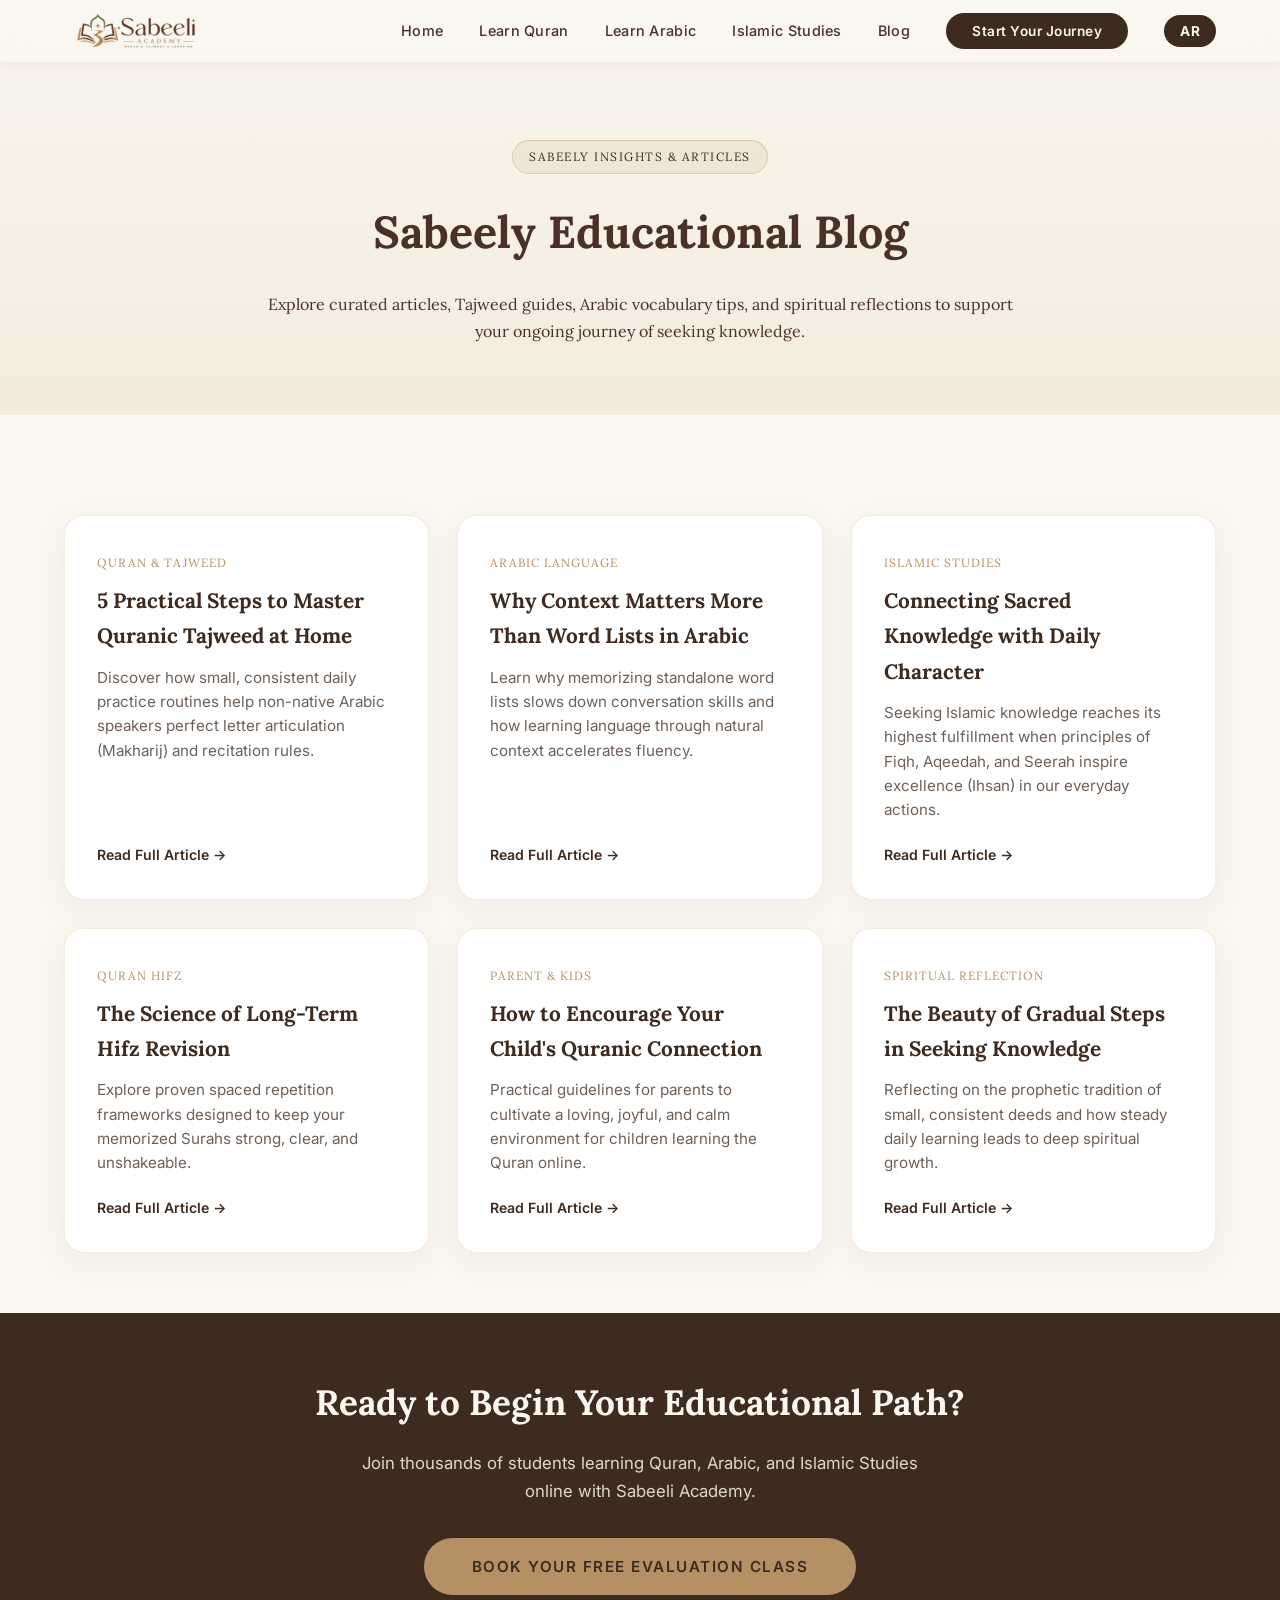
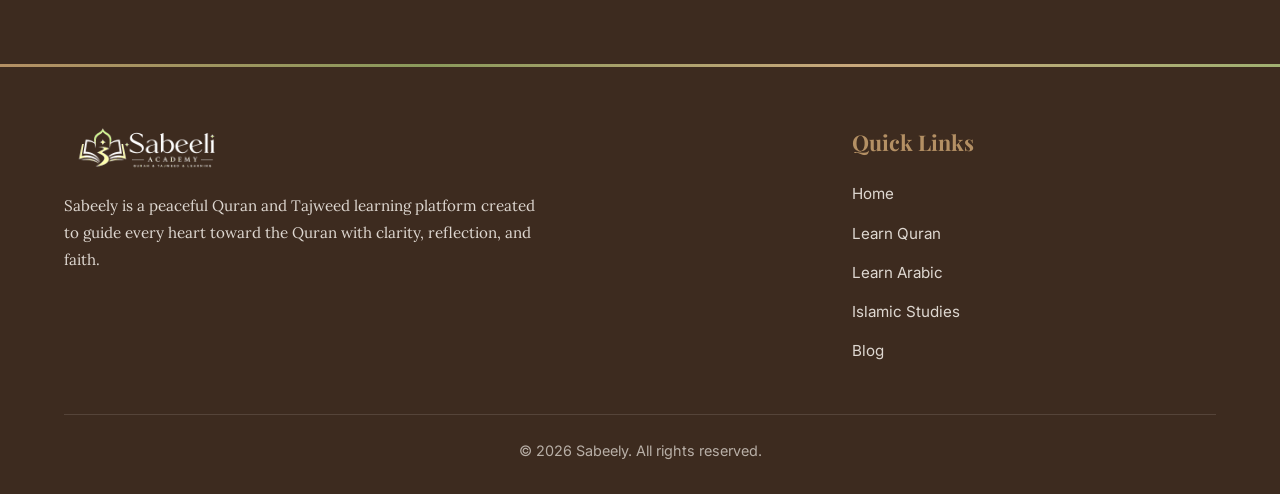
<file: blog.html>
<!DOCTYPE html>
<html lang="en" dir="ltr">
  <head>
    <meta charset="UTF-8" />
    <meta name="viewport" content="width=device-width, initial-scale=1.0" />
    <title>Blog & Educational Insights — Sabeely Academy</title>
    <meta
      name="description"
      content="Explore insightful articles, guides, and practical tips on Quran recitation, Tajweed rules, Arabic language learning, and Islamic studies at Sabeely Academy."
    />
    <link rel="icon" type="image/png" href="img/sabeely_logo.png" />
    <link rel="preconnect" href="https://fonts.googleapis.com" />
    <link rel="preconnect" href="https://fonts.gstatic.com" crossorigin />
    <link
      href="https://fonts.googleapis.com/css2?family=Amiri:ital,wght@0,400;0,700;1,400&family=Cairo:wght@400;600;700;800&family=Outfit:wght@300;400;500;600;700&family=Tajawal:wght@400;500;700&display=swap"
      rel="stylesheet"
    />
    <link rel="stylesheet" href="styles.css" />
  </head>
  <body>
    <!-- ===== NAVBAR ===== -->
    <nav class="navbar scrolled" id="navbar">
      <div class="container">
        <a href="index.html" class="navbar-logo">
          <img src="img/sabeely_logo.png" alt="Sabeely Logo" />
        </a>
        <ul class="navbar-links" id="navLinks">
          <li><a href="index.html">Home</a></li>
          <li><a href="learn-quran.html">Learn Quran</a></li>
          <li><a href="learn-arabic.html">Learn Arabic</a></li>
          <li><a href="learn-islamic-studies.html">Islamic Studies</a></li>
          <li><a href="blog.html">Blog</a></li>
          <li>
            <a href="https://wa.me/201555063434" target="_blank" class="btn-nav">Start Your Journey</a>
          </li>
          <li><a href="#" class="btn-nav" style="padding: 8px 16px; font-weight: 700;">AR</a></li>
        </ul>
        <div class="hamburger" id="hamburger">
          <span></span>
          <span></span>
          <span></span>
        </div>
      </div>
    </nav>
    <div class="nav-overlay" id="navOverlay"></div>

    <!-- ===== BLOG HERO ===== -->
    <section class="program-hero">
      <div class="container">
        <div style="text-align: center; max-width: 760px; margin: 0 auto;" class="fade-in">
          <div class="program-hero-badge">
            SABEELY INSIGHTS & ARTICLES
          </div>
          <h1 style="font-size: 2.8rem;">Sabeely Educational Blog</h1>
          <p style="margin: 20px auto 0 auto;">
            Explore curated articles, Tajweed guides, Arabic vocabulary tips, and spiritual reflections to support your ongoing journey of seeking knowledge.
          </p>
        </div>
      </div>
    </section>

    <!-- ===== FEATURED ARTICLES BENTO GRID ===== -->
    <section class="topics-section">
      <div class="container">
        <div class="topics-grid">

          <article class="topic-card fade-in">
            <div>
              <span style="font-family: var(--font-mono); font-size: 0.75rem; color: var(--gold); text-transform: uppercase; letter-spacing: 1px;">QURAN & TAJWEED</span>
              <h3 style="margin-top: 8px;">5 Practical Steps to Master Quranic Tajweed at Home</h3>
              <p>Discover how small, consistent daily practice routines help non-native Arabic speakers perfect letter articulation (Makharij) and recitation rules.</p>
            </div>
            <a href="#" style="margin-top: 20px; font-family: var(--font-ui); font-size: 0.88rem; font-weight: 600; color: var(--brown-dark); text-decoration: none;">Read Full Article →</a>
          </article>

          <article class="topic-card fade-in">
            <div>
              <span style="font-family: var(--font-mono); font-size: 0.75rem; color: var(--gold); text-transform: uppercase; letter-spacing: 1px;">ARABIC LANGUAGE</span>
              <h3 style="margin-top: 8px;">Why Context Matters More Than Word Lists in Arabic</h3>
              <p>Learn why memorizing standalone word lists slows down conversation skills and how learning language through natural context accelerates fluency.</p>
            </div>
            <a href="#" style="margin-top: 20px; font-family: var(--font-ui); font-size: 0.88rem; font-weight: 600; color: var(--brown-dark); text-decoration: none;">Read Full Article →</a>
          </article>

          <article class="topic-card fade-in">
            <div>
              <span style="font-family: var(--font-mono); font-size: 0.75rem; color: var(--gold); text-transform: uppercase; letter-spacing: 1px;">ISLAMIC STUDIES</span>
              <h3 style="margin-top: 8px;">Connecting Sacred Knowledge with Daily Character</h3>
              <p>Seeking Islamic knowledge reaches its highest fulfillment when principles of Fiqh, Aqeedah, and Seerah inspire excellence (Ihsan) in our everyday actions.</p>
            </div>
            <a href="#" style="margin-top: 20px; font-family: var(--font-ui); font-size: 0.88rem; font-weight: 600; color: var(--brown-dark); text-decoration: none;">Read Full Article →</a>
          </article>

          <article class="topic-card fade-in">
            <div>
              <span style="font-family: var(--font-mono); font-size: 0.75rem; color: var(--gold); text-transform: uppercase; letter-spacing: 1px;">QURAN HIFZ</span>
              <h3 style="margin-top: 8px;">The Science of Long-Term Hifz Revision</h3>
              <p>Explore proven spaced repetition frameworks designed to keep your memorized Surahs strong, clear, and unshakeable.</p>
            </div>
            <a href="#" style="margin-top: 20px; font-family: var(--font-ui); font-size: 0.88rem; font-weight: 600; color: var(--brown-dark); text-decoration: none;">Read Full Article →</a>
          </article>

          <article class="topic-card fade-in">
            <div>
              <span style="font-family: var(--font-mono); font-size: 0.75rem; color: var(--gold); text-transform: uppercase; letter-spacing: 1px;">PARENT & KIDS</span>
              <h3 style="margin-top: 8px;">How to Encourage Your Child's Quranic Connection</h3>
              <p>Practical guidelines for parents to cultivate a loving, joyful, and calm environment for children learning the Quran online.</p>
            </div>
            <a href="#" style="margin-top: 20px; font-family: var(--font-ui); font-size: 0.88rem; font-weight: 600; color: var(--brown-dark); text-decoration: none;">Read Full Article →</a>
          </article>

          <article class="topic-card fade-in">
            <div>
              <span style="font-family: var(--font-mono); font-size: 0.75rem; color: var(--gold); text-transform: uppercase; letter-spacing: 1px;">SPIRITUAL REFLECTION</span>
              <h3 style="margin-top: 8px;">The Beauty of Gradual Steps in Seeking Knowledge</h3>
              <p>Reflecting on the prophetic tradition of small, consistent deeds and how steady daily learning leads to deep spiritual growth.</p>
            </div>
            <a href="#" style="margin-top: 20px; font-family: var(--font-ui); font-size: 0.88rem; font-weight: 600; color: var(--brown-dark); text-decoration: none;">Read Full Article →</a>
          </article>

        </div>
      </div>
    </section>

    <!-- ===== PROGRAM CTA ===== -->
    <section class="program-cta">
      <div class="container fade-in">
        <h2>Ready to Begin Your Educational Path?</h2>
        <p>Join thousands of students learning Quran, Arabic, and Islamic Studies online with Sabeeli Academy.</p>
        <a href="https://wa.me/201555063434" target="_blank" class="btn-primary" style="background: var(--gold); color: var(--brown-dark);">Book Your Free Evaluation Class</a>
      </div>
    </section>

    <!-- ===== FOOTER ===== -->
        <!-- ===== FOOTER ===== -->
    <footer class="footer" id="footer">
      <div class="container">
        <div class="footer-content">
          <div class="footer-about">
            <a href="index.html" class="footer-logo-link" aria-label="Sabeely Home">
              <img src="img/sabeely_logo_white.png" alt="Sabeeli Academy" class="footer-logo" style="height: 48px; width: auto; margin-bottom: 20px;" />
            </a>
            <p style="font-size: 0.95rem; line-height: 1.8; color: rgba(250, 246, 240, 0.85); max-width: 480px;">
              Sabeely is a peaceful Quran and Tajweed learning platform created
              to guide every heart toward the Quran with clarity, reflection,
              and faith.
            </p>
          </div>
          <div class="footer-links-col">
            <h4 style="font-family: var(--font-heading); font-size: 1.35rem; font-weight: 700; margin-bottom: 20px; color: var(--gold);">Quick Links</h4>
            <ul style="display: flex; flex-direction: column; gap: 12px; list-style: none; padding: 0;">
              <li><a href="index.html" style="color: rgba(250, 246, 240, 0.85); font-size: 0.95rem;">Home</a></li>
              <li><a href="learn-quran.html" style="color: rgba(250, 246, 240, 0.85); font-size: 0.95rem;">Learn Quran</a></li>
              <li><a href="learn-arabic.html" style="color: rgba(250, 246, 240, 0.85); font-size: 0.95rem;">Learn Arabic</a></li>
              <li><a href="learn-islamic-studies.html" style="color: rgba(250, 246, 240, 0.85); font-size: 0.95rem;">Islamic Studies</a></li>
              <li><a href="blog.html" style="color: rgba(250, 246, 240, 0.85); font-size: 0.95rem;">Blog</a></li>
            </ul>
          </div>
        </div>
        <div class="footer-bottom" style="border-top: 1px solid rgba(250, 246, 240, 0.12); padding-top: 24px; text-align: center;">
          <p style="font-size: 0.9rem; color: rgba(250, 246, 240, 0.65);">&copy; 2026 Sabeely. All rights reserved.</p>
        </div>
      </div>
    </footer>

    <script>
      // Scroll animations (Intersection Observer)
      const observerOptions = {
        root: null,
        rootMargin: '0px 0px -50px 0px',
        threshold: 0.1
      };

      const observer = new IntersectionObserver((entries) => {
        entries.forEach(entry => {
          if (entry.isIntersecting) {
            entry.target.classList.add('visible');
            observer.unobserve(entry.target);
          }
        });
      }, observerOptions);

      document.querySelectorAll('.fade-in, .fade-in-left, .fade-in-right').forEach(el => {
        observer.observe(el);
      });

      // Mobile Menu Toggle
      const hamburger = document.getElementById('hamburger');
      const navLinks = document.getElementById('navLinks');
      const navOverlay = document.getElementById('navOverlay');

      if (hamburger) {
        hamburger.addEventListener('click', () => {
          hamburger.classList.toggle('active');
          navLinks.classList.toggle('active');
          navOverlay.classList.toggle('active');
        });
      }

      if (navOverlay) {
        navOverlay.addEventListener('click', () => {
          if (hamburger) hamburger.classList.remove('active');
          if (navLinks) navLinks.classList.remove('active');
          if (navOverlay) navOverlay.classList.remove('active');
        });
      }
    </script>
  </body>
</html>
</file>
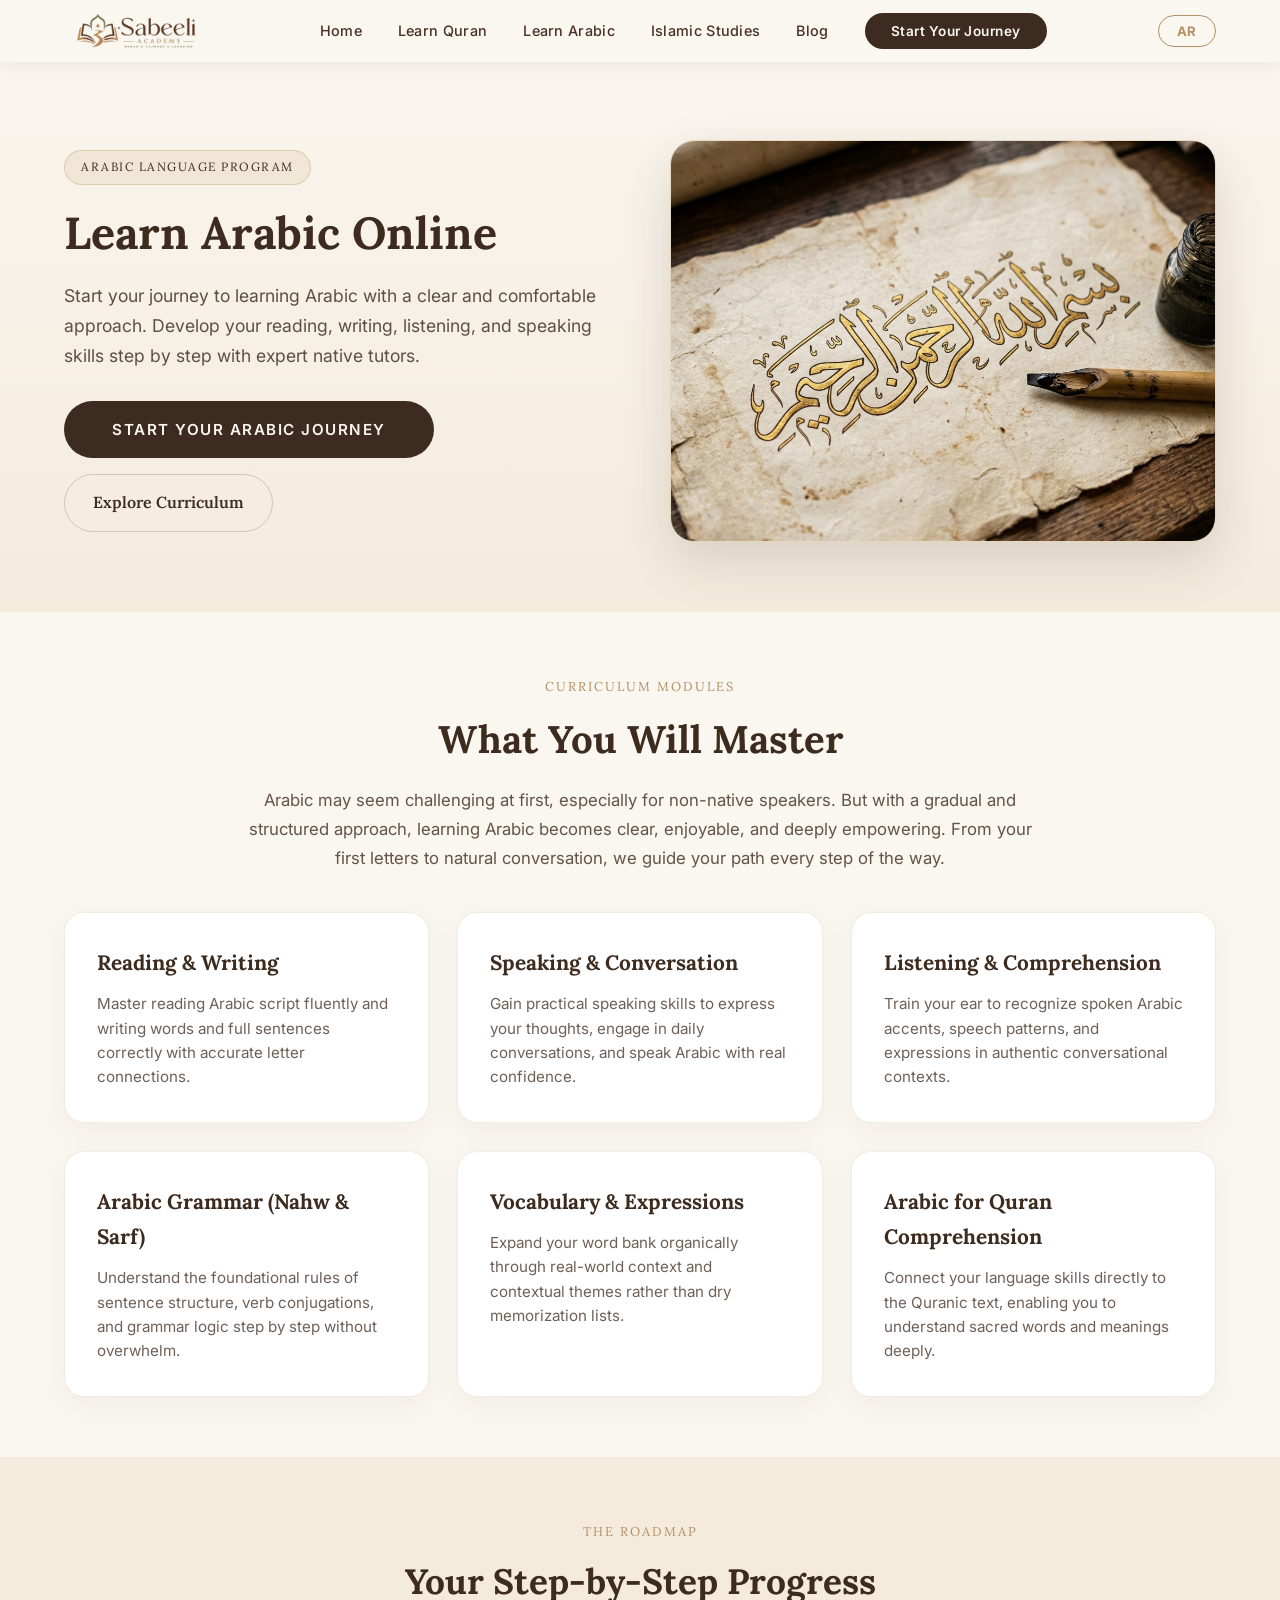
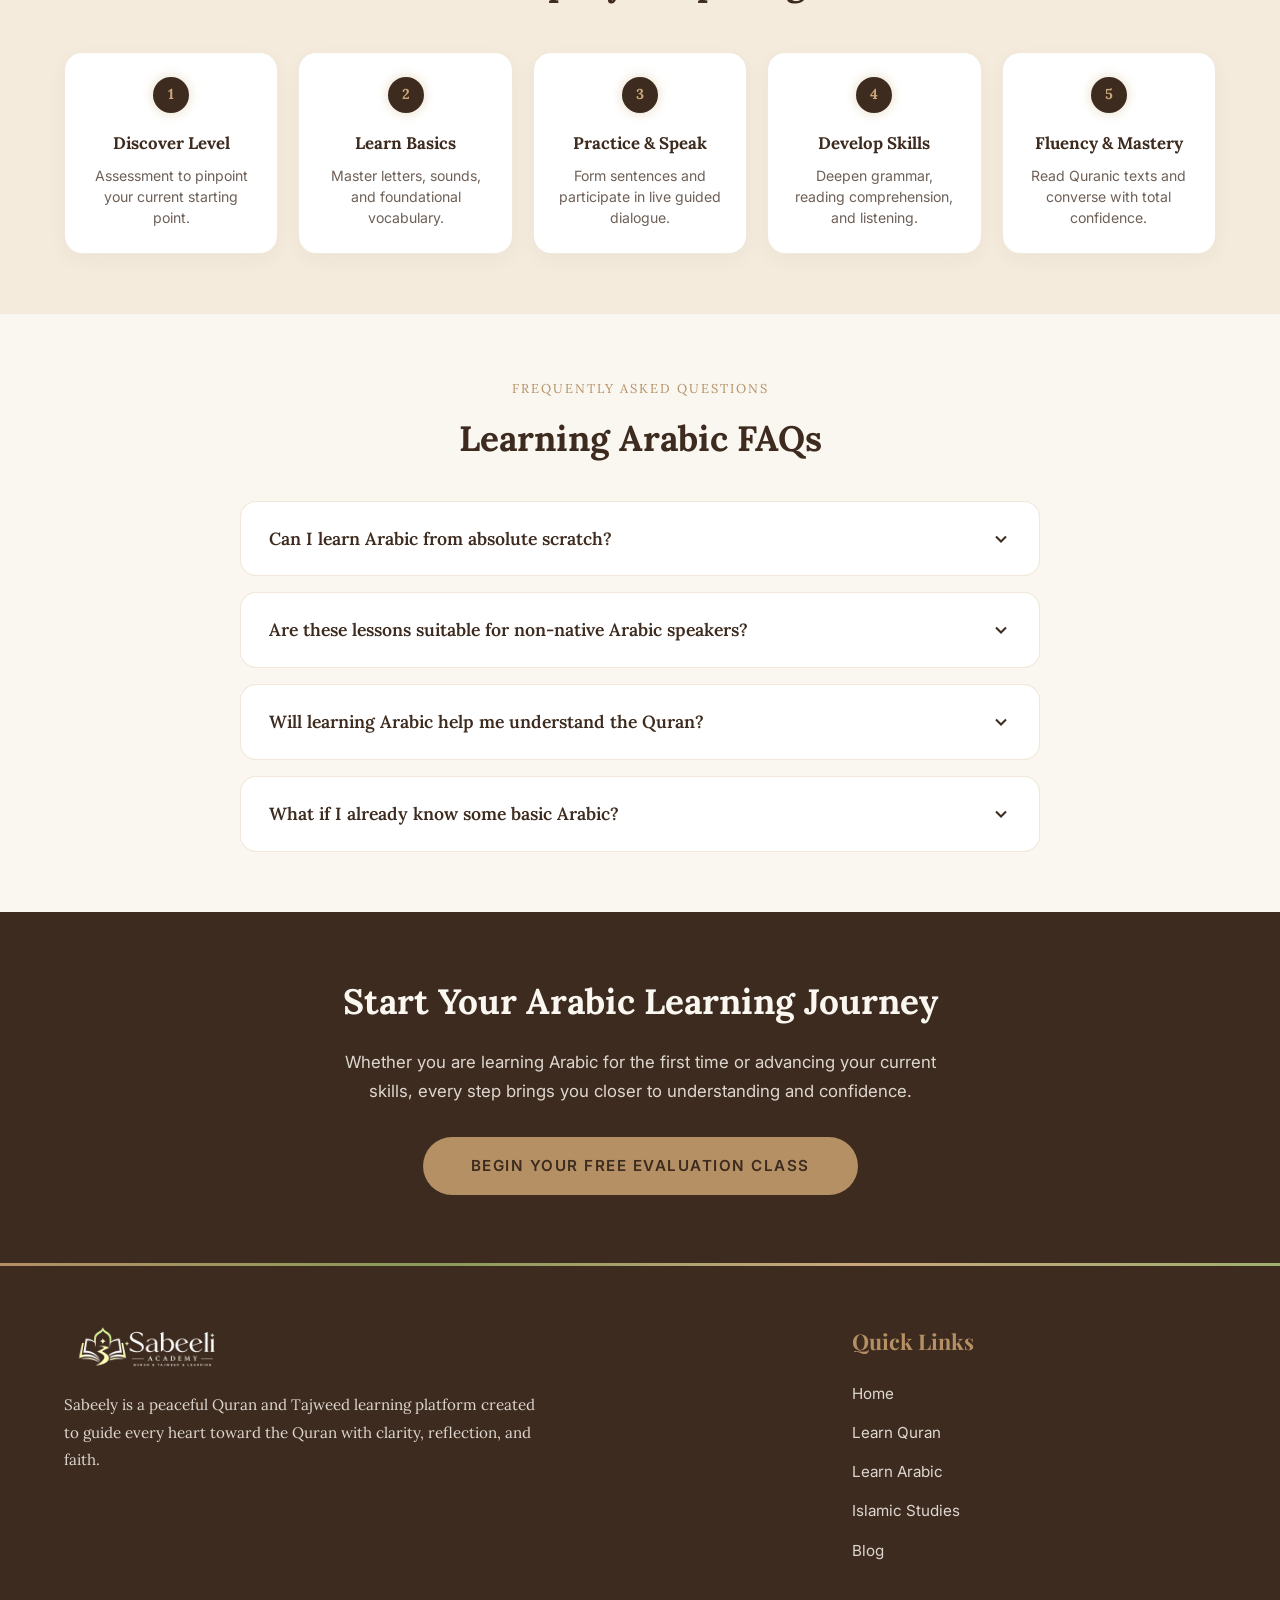
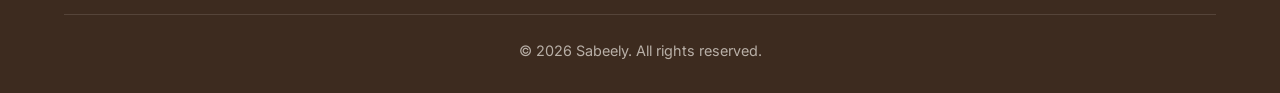
<file: learn-arabic.html>
<!DOCTYPE html>
<html lang="en" dir="ltr" id="htmlRoot">
  <head>
    <meta charset="UTF-8" />
    <meta name="viewport" content="width=device-width, initial-scale=1.0" />
    <title>Learn Arabic Online — Sabeely Academy</title>
    <meta name="description" content="Start your journey to learning Arabic online with a clear and structured approach. Develop reading, writing, listening, and speaking skills step by step with Sabeely Academy." />
    <link rel="icon" type="image/png" href="img/sabeely_logo.png" />
    <link rel="preconnect" href="https://fonts.googleapis.com" />
    <link rel="preconnect" href="https://fonts.gstatic.com" crossorigin />
    <link href="https://fonts.googleapis.com/css2?family=Amiri:ital,wght@0,400;0,700;1,400&family=Cairo:wght@400;600;700;800&family=Outfit:wght@300;400;500;600;700&family=Tajawal:wght@400;500;700&display=swap" rel="stylesheet" />
    <link rel="stylesheet" href="styles.css" />
    <style>
      .lang-toggle-btn {
        background: transparent;
        border: 1.5px solid var(--gold);
        color: var(--gold);
        font-family: var(--font-ui);
        font-size: 0.82rem;
        font-weight: 700;
        padding: 7px 18px;
        border-radius: 50px;
        cursor: pointer;
        letter-spacing: 0.5px;
        transition: background 0.25s, color 0.25s;
        white-space: nowrap;
      }
      .lang-toggle-btn:hover { background: var(--gold); color: #fff; }
      [dir="rtl"] body,
      [dir="rtl"] .program-hero-content,
      [dir="rtl"] .topic-card,
      [dir="rtl"] .faq-item,
      [dir="rtl"] .progression-step,
      [dir="rtl"] p, [dir="rtl"] h1,
      [dir="rtl"] h2, [dir="rtl"] h3 {
        font-family: 'Cairo', 'Tajawal', sans-serif !important;
      }
      [dir="rtl"] .program-hero-grid,
      [dir="rtl"] .navbar-links,
      [dir="rtl"] .faq-question,
      [dir="rtl"] .progression-track,
      [dir="rtl"] .program-cta { direction: rtl; }
      [dir="rtl"] .faq-question { text-align: right; }
    </style>
  </head>
  <body>
    <!-- ===== NAVBAR ===== -->
    <nav class="navbar scrolled" id="navbar">
      <div class="container">
        <a href="index.html" class="navbar-logo">
          <img src="img/sabeely_logo.png" alt="Sabeely Logo" />
        </a>
        <ul class="navbar-links" id="navLinks">
          <li><a href="index.html" data-en="Home" data-ar="الرئيسية">Home</a></li>
          <li><a href="learn-quran.html" data-en="Learn Quran" data-ar="تعلم القرآن">Learn Quran</a></li>
          <li><a href="learn-arabic.html" data-en="Learn Arabic" data-ar="تعلم العربية">Learn Arabic</a></li>
          <li><a href="learn-islamic-studies.html" data-en="Islamic Studies" data-ar="الدراسات الإسلامية">Islamic Studies</a></li>
          <li><a href="blog.html" data-en="Blog" data-ar="المدونة">Blog</a></li>
          <li>
            <a href="https://wa.me/201555063434" target="_blank" class="btn-nav"
               data-en="Start Your Journey" data-ar="ابدأ رحلتك">Start Your Journey</a>
          </li>
        </ul>
        <button class="lang-toggle-btn" id="langToggle" onclick="toggleLang()">AR</button>
        <div class="hamburger" id="hamburger">
          <span></span><span></span><span></span>
        </div>
      </div>
    </nav>
    <div class="nav-overlay" id="navOverlay"></div>

    <!-- ===== PROGRAM HERO ===== -->
    <section class="program-hero">
      <div class="container">
        <div class="program-hero-grid">
          <div class="program-hero-content fade-in-left">
            <div class="program-hero-badge" data-en="ARABIC LANGUAGE PROGRAM" data-ar="برنامج اللغة العربية">
              ARABIC LANGUAGE PROGRAM
            </div>
            <h1 data-en="Learn Arabic Online" data-ar="تعلم اللغة العربية عبر الإنترنت">Learn Arabic Online</h1>
            <p data-en="Start your journey to learning Arabic with a clear and comfortable approach. Develop your reading, writing, listening, and speaking skills step by step with expert native tutors."
               data-ar="ابدأ رحلتك في تعلم اللغة العربية بأسلوب واضح ومريح. طوّر مهارات القراءة والكتابة والاستماع والتحدث خطوة بخطوة مع معلمين أصحاب خبرة من الناطقين الأصليين.">
              Start your journey to learning Arabic with a clear and comfortable approach. Develop your reading, writing, listening, and speaking skills step by step with expert native tutors.
            </p>
            <div style="display:flex;gap:16px;flex-wrap:wrap;">
              <a href="https://wa.me/201555063434" target="_blank" class="btn-primary"
                 data-en="Start Your Arabic Journey" data-ar="ابدأ رحلتك مع العربية">Start Your Arabic Journey</a>
              <a href="#topics" class="btn-secondary" style="border:1px solid rgba(61,43,31,0.2);padding:14px 28px;border-radius:50px;text-decoration:none;color:var(--brown-dark);font-weight:600;"
                 data-en="Explore Curriculum" data-ar="استكشف المنهج">Explore Curriculum</a>
            </div>
          </div>
          <div class="program-hero-img-wrap fade-in-right">
            <img src="img/arabic-hero.png" alt="Learn Arabic Online — Traditional Reed Pen and Parchment Calligraphy" />
          </div>
        </div>
      </div>
    </section>

    <!-- ===== TOPICS BENTO GRID ===== -->
    <section class="topics-section" id="topics">
      <div class="container">
        <div style="text-align:center;max-width:800px;margin:0 auto;" class="fade-in">
          <span style="font-family:var(--font-mono);font-size:0.8rem;text-transform:uppercase;letter-spacing:2px;color:var(--gold);"
                data-en="CURRICULUM MODULES" data-ar="وحدات المنهج">CURRICULUM MODULES</span>
          <h2 style="font-family:var(--font-display);font-size:2.4rem;color:var(--brown-dark);margin-top:8px;margin-bottom:14px;"
              data-en="What You Will Master" data-ar="ما ستتقنه">What You Will Master</h2>
          <p style="font-family:var(--font-ui);font-size:1.05rem;color:rgba(61,43,31,0.8);line-height:1.7;"
             data-en="Arabic may seem challenging at first, especially for non-native speakers. But with a gradual and structured approach, learning Arabic becomes clear, enjoyable, and deeply empowering. From your first letters to natural conversation, we guide your path every step of the way."
             data-ar="قد تبدو اللغة العربية صعبة في البداية، خاصة لغير الناطقين بها. لكن مع نهج تدريجي ومنظم، يصبح تعلم العربية واضحاً وممتعاً ومُعززاً للثقة. من أولى حروفك إلى المحادثة الطبيعية، نرافقك في كل خطوة.">
            Arabic may seem challenging at first, especially for non-native speakers. But with a gradual and structured approach, learning Arabic becomes clear, enjoyable, and deeply empowering. From your first letters to natural conversation, we guide your path every step of the way.
          </p>
        </div>
        <div class="topics-grid">
          <div class="topic-card fade-in">
            <div>
              <h3 data-en="Reading &amp; Writing" data-ar="القراءة والكتابة">Reading &amp; Writing</h3>
              <p data-en="Master reading Arabic script fluently and writing words and full sentences correctly with accurate letter connections."
                 data-ar="أتقن قراءة الخط العربي بطلاقة وكتابة الكلمات والجمل الكاملة بشكل صحيح مع ربط الحروف بدقة.">
                Master reading Arabic script fluently and writing words and full sentences correctly with accurate letter connections.
              </p>
            </div>
          </div>
          <div class="topic-card fade-in">
            <div>
              <h3 data-en="Speaking &amp; Conversation" data-ar="التحدث والمحادثة">Speaking &amp; Conversation</h3>
              <p data-en="Gain practical speaking skills to express your thoughts, engage in daily conversations, and speak Arabic with real confidence."
                 data-ar="اكتسب مهارات تحدث عملية للتعبير عن أفكارك والمشاركة في المحادثات اليومية والتحدث بالعربية بثقة حقيقية.">
                Gain practical speaking skills to express your thoughts, engage in daily conversations, and speak Arabic with real confidence.
              </p>
            </div>
          </div>
          <div class="topic-card fade-in">
            <div>
              <h3 data-en="Listening &amp; Comprehension" data-ar="الاستماع والفهم">Listening &amp; Comprehension</h3>
              <p data-en="Train your ear to recognize spoken Arabic accents, speech patterns, and expressions in authentic conversational contexts."
                 data-ar="درّب أذنك على التعرف على لهجات العربية المنطوقة وأنماط الكلام والتعبيرات في سياقات المحادثة الأصيلة.">
                Train your ear to recognize spoken Arabic accents, speech patterns, and expressions in authentic conversational contexts.
              </p>
            </div>
          </div>
          <div class="topic-card fade-in">
            <div>
              <h3 data-en="Arabic Grammar (Nahw &amp; Sarf)" data-ar="النحو والصرف">Arabic Grammar (Nahw &amp; Sarf)</h3>
              <p data-en="Understand the foundational rules of sentence structure, verb conjugations, and grammar logic step by step without overwhelm."
                 data-ar="افهم القواعد الأساسية لتركيب الجملة وتصريف الأفعال ومنطق القواعد خطوة بخطوة دون تعقيد.">
                Understand the foundational rules of sentence structure, verb conjugations, and grammar logic step by step without overwhelm.
              </p>
            </div>
          </div>
          <div class="topic-card fade-in">
            <div>
              <h3 data-en="Vocabulary &amp; Expressions" data-ar="المفردات والتعبيرات">Vocabulary &amp; Expressions</h3>
              <p data-en="Expand your word bank organically through real-world context and contextual themes rather than dry memorization lists."
                 data-ar="وسّع قاموسك اللغوي بشكل طبيعي من خلال السياق الواقعي والموضوعات السياقية بدلاً من قوائم الحفظ الجافة.">
                Expand your word bank organically through real-world context and contextual themes rather than dry memorization lists.
              </p>
            </div>
          </div>
          <div class="topic-card fade-in">
            <div>
              <h3 data-en="Arabic for Quran Comprehension" data-ar="العربية لفهم القرآن">Arabic for Quran Comprehension</h3>
              <p data-en="Connect your language skills directly to the Quranic text, enabling you to understand sacred words and meanings deeply."
                 data-ar="اربط مهاراتك اللغوية مباشرة بالنص القرآني مما يُمكّنك من فهم الكلمات والمعاني المقدسة بعمق.">
                Connect your language skills directly to the Quranic text, enabling you to understand sacred words and meanings deeply.
              </p>
            </div>
          </div>
        </div>
      </div>
    </section>

    <!-- ===== LEVEL PROGRESSION TRACK ===== -->
    <section class="progression-section">
      <div class="container">
        <div style="text-align:center;" class="fade-in">
          <span style="font-family:var(--font-mono);font-size:0.8rem;text-transform:uppercase;letter-spacing:2px;color:var(--gold);"
                data-en="THE ROADMAP" data-ar="خارطة الطريق">THE ROADMAP</span>
          <h2 style="font-family:var(--font-display);font-size:2.2rem;color:var(--brown-dark);margin-top:8px;"
              data-en="Your Step-by-Step Progress" data-ar="تقدمك خطوة بخطوة">Your Step-by-Step Progress</h2>
        </div>
        <div class="progression-track fade-in">
          <div class="progression-step">
            <div class="progression-num">1</div>
            <h4 data-en="Discover Level" data-ar="اكتشف مستواك">Discover Level</h4>
            <p data-en="Assessment to pinpoint your current starting point." data-ar="تقييم لتحديد نقطة البداية الحالية.">Assessment to pinpoint your current starting point.</p>
          </div>
          <div class="progression-step">
            <div class="progression-num">2</div>
            <h4 data-en="Learn Basics" data-ar="تعلم الأساسيات">Learn Basics</h4>
            <p data-en="Master letters, sounds, and foundational vocabulary." data-ar="إتقان الحروف والأصوات والمفردات الأساسية.">Master letters, sounds, and foundational vocabulary.</p>
          </div>
          <div class="progression-step">
            <div class="progression-num">3</div>
            <h4 data-en="Practice &amp; Speak" data-ar="التدريب والتحدث">Practice &amp; Speak</h4>
            <p data-en="Form sentences and participate in live guided dialogue." data-ar="كوّن جملاً وشارك في حوار مباشر موجّه.">Form sentences and participate in live guided dialogue.</p>
          </div>
          <div class="progression-step">
            <div class="progression-num">4</div>
            <h4 data-en="Develop Skills" data-ar="طوّر المهارات">Develop Skills</h4>
            <p data-en="Deepen grammar, reading comprehension, and listening." data-ar="عمّق قواعد النحو وفهم القراءة والاستماع.">Deepen grammar, reading comprehension, and listening.</p>
          </div>
          <div class="progression-step">
            <div class="progression-num">5</div>
            <h4 data-en="Fluency &amp; Mastery" data-ar="الطلاقة والإتقان">Fluency &amp; Mastery</h4>
            <p data-en="Read Quranic texts and converse with total confidence." data-ar="اقرأ النصوص القرآنية وتحدث بثقة تامة.">Read Quranic texts and converse with total confidence.</p>
          </div>
        </div>
      </div>
    </section>

    <!-- ===== FAQ ACCORDION ===== -->
    <section class="faq-section" id="faq">
      <div class="container">
        <div style="text-align:center;" class="fade-in">
          <span style="font-family:var(--font-mono);font-size:0.8rem;text-transform:uppercase;letter-spacing:2px;color:var(--gold);"
                data-en="FREQUENTLY ASKED QUESTIONS" data-ar="أسئلة شائعة">FREQUENTLY ASKED QUESTIONS</span>
          <h2 style="font-family:var(--font-display);font-size:2.2rem;color:var(--brown-dark);margin-top:8px;"
              data-en="Learning Arabic FAQs" data-ar="أسئلة شائعة حول تعلم العربية">Learning Arabic FAQs</h2>
        </div>
        <div class="faq-list fade-in">
          <div class="faq-item">
            <div class="faq-question">
              <span data-en="Can I learn Arabic from absolute scratch?" data-ar="هل يمكنني تعلم العربية من الصفر؟">Can I learn Arabic from absolute scratch?</span>
              <svg viewBox="0 0 24 24" fill="none" stroke="currentColor" stroke-width="2.5"><path d="M6 9l6 6 6-6"/></svg>
            </div>
            <div class="faq-answer">
              <p data-en="Yes, absolutely! You can begin your journey from zero prior knowledge. We start with letter shapes, phonetics, and basic pronunciation in a supportive step-by-step manner."
                 data-ar="نعم بالتأكيد! يمكنك بدء رحلتك دون أي معرفة مسبقة. نبدأ بأشكال الحروف وعلم الأصوات والنطق الأساسي بطريقة تدريجية داعمة.">
                Yes, absolutely! You can begin your journey from zero prior knowledge. We start with letter shapes, phonetics, and basic pronunciation in a supportive step-by-step manner.
              </p>
            </div>
          </div>
          <div class="faq-item">
            <div class="faq-question">
              <span data-en="Are these lessons suitable for non-native Arabic speakers?" data-ar="هل هذه الدروس مناسبة لغير الناطقين بالعربية؟">Are these lessons suitable for non-native Arabic speakers?</span>
              <svg viewBox="0 0 24 24" fill="none" stroke="currentColor" stroke-width="2.5"><path d="M6 9l6 6 6-6"/></svg>
            </div>
            <div class="faq-answer">
              <p data-en="Yes. Our Arabic curriculum is specifically designed for non-native speakers, utilizing clear English explanations, visual aids, and gradual practice."
                 data-ar="نعم. مناهجنا العربية مصممة خصيصاً لغير الناطقين بها، باستخدام شروح إنجليزية واضحة ووسائل بصرية وتدريب تدريجي.">
                Yes. Our Arabic curriculum is specifically designed for non-native speakers, utilizing clear English explanations, visual aids, and gradual practice.
              </p>
            </div>
          </div>
          <div class="faq-item">
            <div class="faq-question">
              <span data-en="Will learning Arabic help me understand the Quran?" data-ar="هل سيساعدني تعلم العربية على فهم القرآن؟">Will learning Arabic help me understand the Quran?</span>
              <svg viewBox="0 0 24 24" fill="none" stroke="currentColor" stroke-width="2.5"><path d="M6 9l6 6 6-6"/></svg>
            </div>
            <div class="faq-answer">
              <p data-en="Yes! Learning Arabic provides the grammatical and vocabulary keys to understand Quranic words, structures, and meanings directly without relying solely on translation."
                 data-ar="نعم! يمنحك تعلم العربية مفاتيح القواعد والمفردات لفهم الكلمات والتراكيب والمعاني القرآنية مباشرة دون الاعتماد فقط على الترجمة.">
                Yes! Learning Arabic provides the grammatical and vocabulary keys to understand Quranic words, structures, and meanings directly without relying solely on translation.
              </p>
            </div>
          </div>
          <div class="faq-item">
            <div class="faq-question">
              <span data-en="What if I already know some basic Arabic?" data-ar="ماذا لو كنت أعرف بعض العربية الأساسية؟">What if I already know some basic Arabic?</span>
              <svg viewBox="0 0 24 24" fill="none" stroke="currentColor" stroke-width="2.5"><path d="M6 9l6 6 6-6"/></svg>
            </div>
            <div class="faq-answer">
              <p data-en="If you already have some background knowledge, we place you at an intermediate level so you can focus directly on conversation, advanced grammar, or Quranic comprehension."
                 data-ar="إذا كانت لديك بعض المعرفة الأساسية، نضعك في مستوى متوسط لتتمكن من التركيز مباشرة على المحادثة أو القواعد المتقدمة أو فهم القرآن.">
                If you already have some background knowledge, we place you at an intermediate level so you can focus directly on conversation, advanced grammar, or Quranic comprehension.
              </p>
            </div>
          </div>
        </div>
      </div>
    </section>

    <!-- ===== PROGRAM CTA ===== -->
    <section class="program-cta">
      <div class="container fade-in">
        <h2 data-en="Start Your Arabic Learning Journey" data-ar="ابدأ رحلتك في تعلم اللغة العربية">Start Your Arabic Learning Journey</h2>
        <p data-en="Whether you are learning Arabic for the first time or advancing your current skills, every step brings you closer to understanding and confidence."
           data-ar="سواء كنت تتعلم العربية لأول مرة أو تطور مهاراتك الحالية، كل خطوة تقربك من الفهم والثقة.">
          Whether you are learning Arabic for the first time or advancing your current skills, every step brings you closer to understanding and confidence.
        </p>
        <a href="https://wa.me/201555063434" target="_blank" class="btn-primary" style="background:var(--gold);color:var(--brown-dark);"
           data-en="Begin Your Free Evaluation Class" data-ar="ابدأ درسك التقييمي المجاني">Begin Your Free Evaluation Class</a>
      </div>
    </section>

    <!-- ===== FOOTER ===== -->
        <!-- ===== FOOTER ===== -->
    <footer class="footer" id="footer">
      <div class="container">
        <div class="footer-content">
          <div class="footer-about">
            <a href="index.html" class="footer-logo-link" aria-label="Sabeely Home">
              <img src="img/sabeely_logo_white.png" alt="Sabeeli Academy" class="footer-logo" style="height: 48px; width: auto; margin-bottom: 20px;" />
            </a>
            <p style="font-size: 0.95rem; line-height: 1.8; color: rgba(250, 246, 240, 0.85); max-width: 480px;">
              Sabeely is a peaceful Quran and Tajweed learning platform created
              to guide every heart toward the Quran with clarity, reflection,
              and faith.
            </p>
          </div>
          <div class="footer-links-col">
            <h4 style="font-family: var(--font-heading); font-size: 1.35rem; font-weight: 700; margin-bottom: 20px; color: var(--gold);">Quick Links</h4>
            <ul style="display: flex; flex-direction: column; gap: 12px; list-style: none; padding: 0;">
              <li><a href="index.html" style="color: rgba(250, 246, 240, 0.85); font-size: 0.95rem;">Home</a></li>
              <li><a href="learn-quran.html" style="color: rgba(250, 246, 240, 0.85); font-size: 0.95rem;">Learn Quran</a></li>
              <li><a href="learn-arabic.html" style="color: rgba(250, 246, 240, 0.85); font-size: 0.95rem;">Learn Arabic</a></li>
              <li><a href="learn-islamic-studies.html" style="color: rgba(250, 246, 240, 0.85); font-size: 0.95rem;">Islamic Studies</a></li>
              <li><a href="blog.html" style="color: rgba(250, 246, 240, 0.85); font-size: 0.95rem;">Blog</a></li>
            </ul>
          </div>
        </div>
        <div class="footer-bottom" style="border-top: 1px solid rgba(250, 246, 240, 0.12); padding-top: 24px; text-align: center;">
          <p style="font-size: 0.9rem; color: rgba(250, 246, 240, 0.65);">&copy; 2026 Sabeely. All rights reserved.</p>
        </div>
      </div>
    </footer>

    <script>
      let currentLang = 'en';
      function toggleLang() {
        currentLang = currentLang === 'en' ? 'ar' : 'en';
        const html = document.getElementById('htmlRoot');
        const btn = document.getElementById('langToggle');
        if (currentLang === 'ar') {
          html.setAttribute('lang', 'ar');
          html.setAttribute('dir', 'rtl');
          btn.textContent = 'EN';
        } else {
          html.setAttribute('lang', 'en');
          html.setAttribute('dir', 'ltr');
          btn.textContent = 'AR';
        }
        document.querySelectorAll('[data-en][data-ar]').forEach(el => {
          el.textContent = el.getAttribute('data-' + currentLang);
        });
      }

      const observer = new IntersectionObserver((entries) => {
        entries.forEach(entry => {
          if (entry.isIntersecting) { entry.target.classList.add('visible'); observer.unobserve(entry.target); }
        });
      }, { root: null, rootMargin: '0px 0px -50px 0px', threshold: 0.1 });
      document.querySelectorAll('.fade-in, .fade-in-left, .fade-in-right').forEach(el => observer.observe(el));

      const hamburger = document.getElementById('hamburger');
      const navLinks  = document.getElementById('navLinks');
      const navOverlay = document.getElementById('navOverlay');
      if (hamburger) {
        hamburger.addEventListener('click', () => {
          hamburger.classList.toggle('active');
          navLinks.classList.toggle('active');
          navOverlay.classList.toggle('active');
        });
      }
      if (navOverlay) {
        navOverlay.addEventListener('click', () => {
          hamburger && hamburger.classList.remove('active');
          navLinks && navLinks.classList.remove('active');
          navOverlay.classList.remove('active');
        });
      }
      document.querySelectorAll('.faq-question').forEach(q => {
        q.addEventListener('click', () => q.parentElement.classList.toggle('active'));
      });
    </script>
  </body>
</html>
</file>
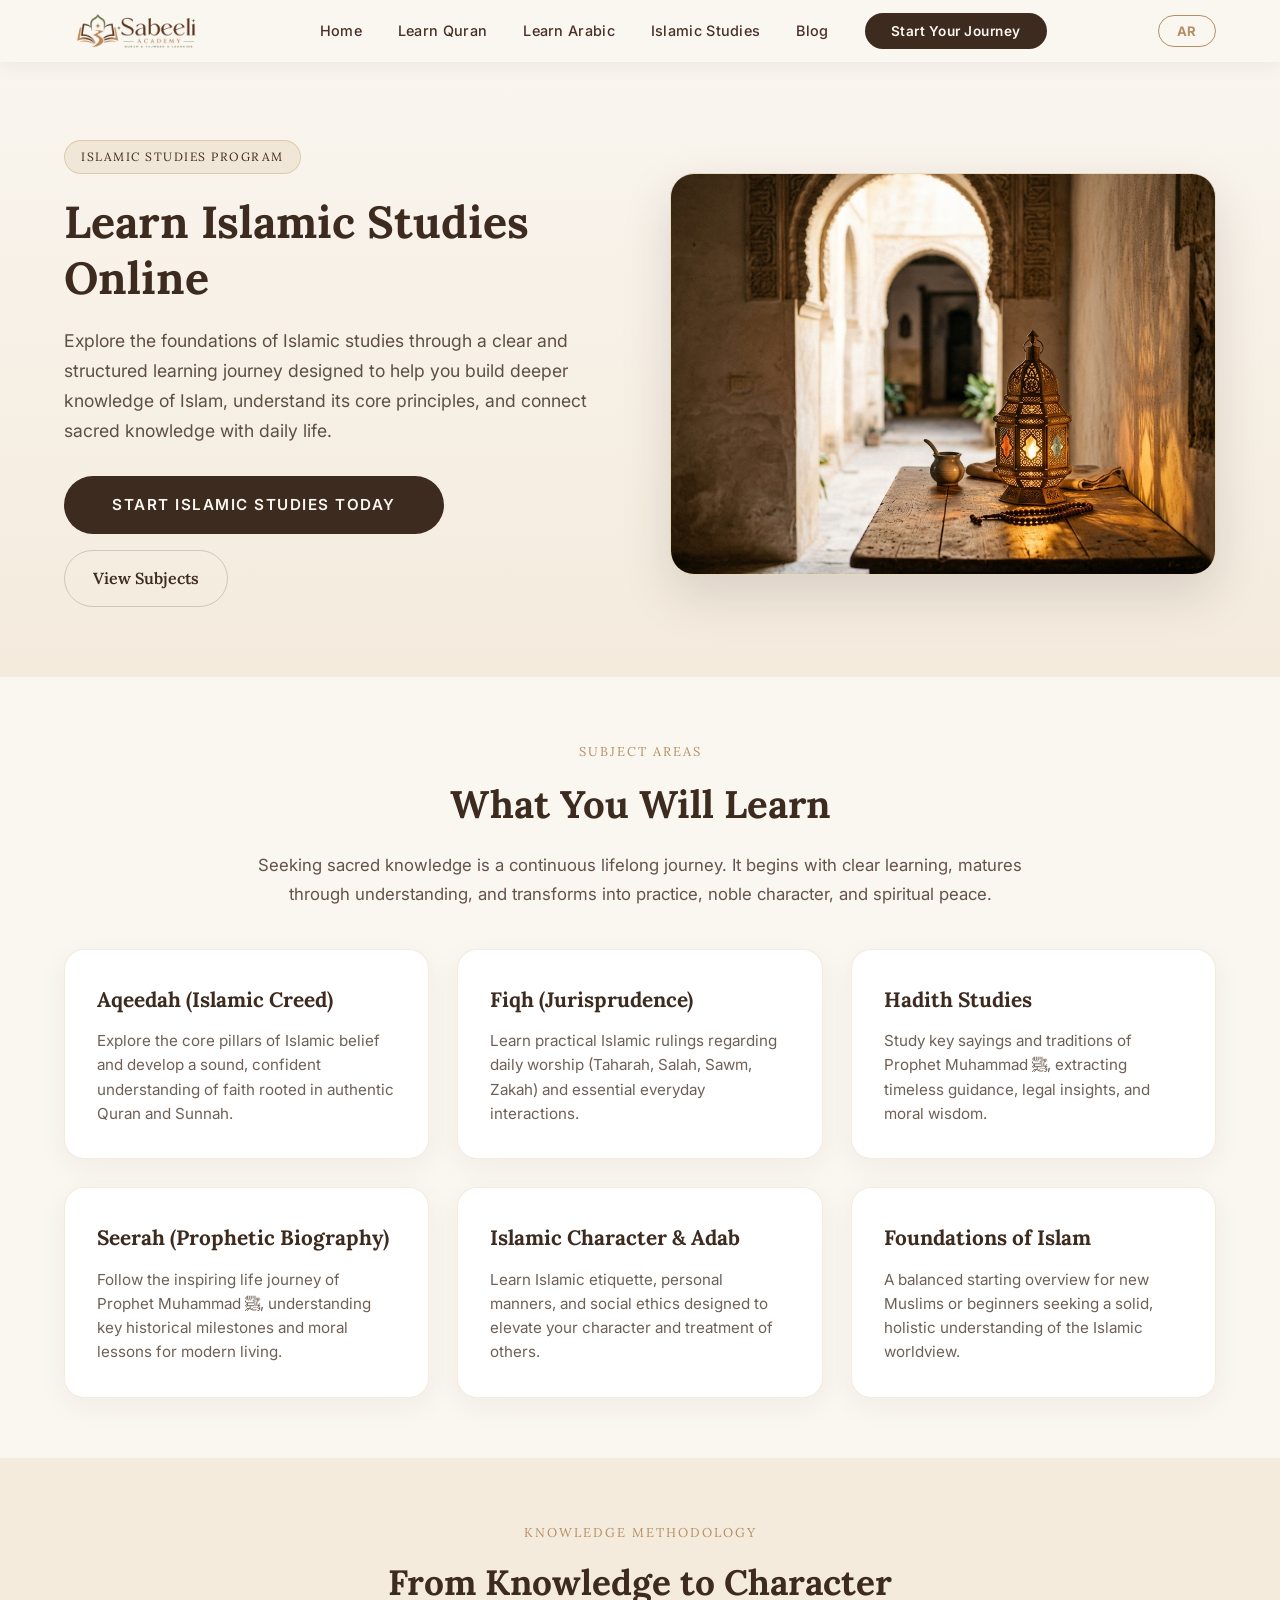
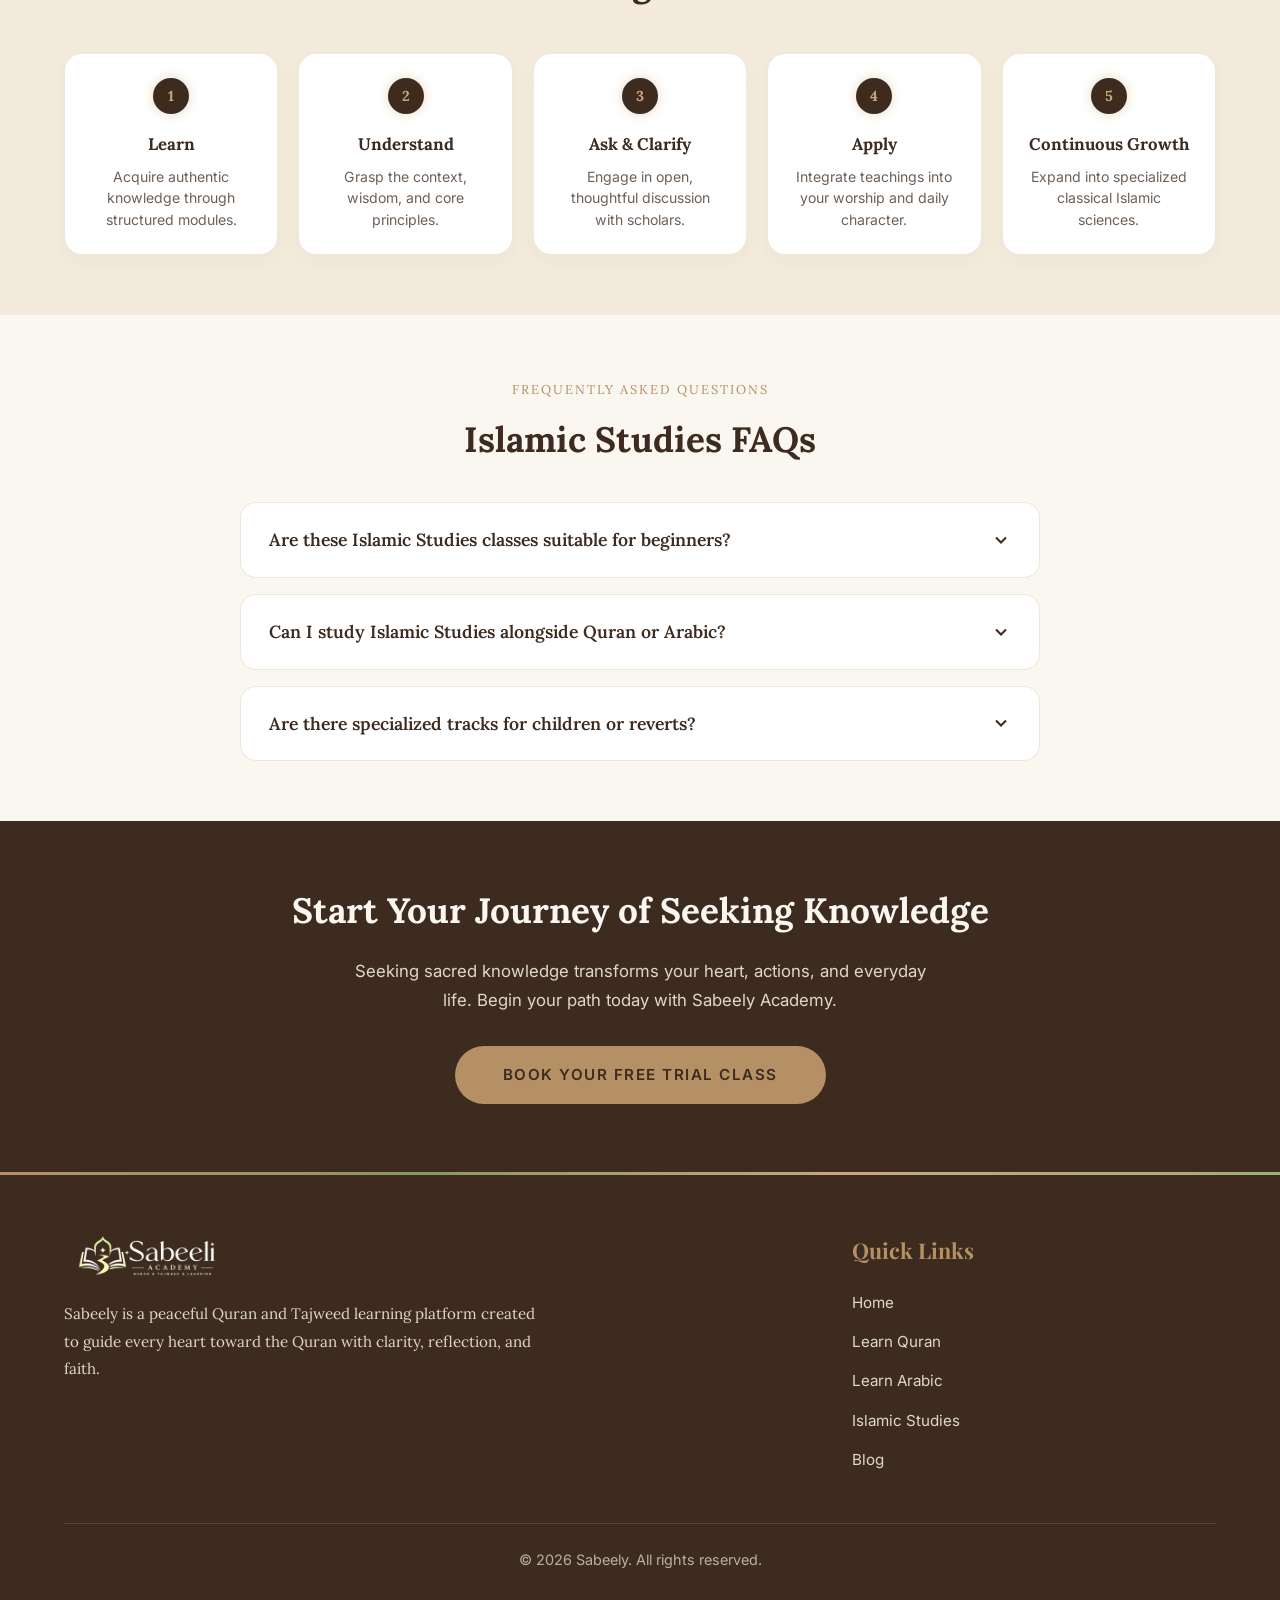
<file: learn-islamic-studies.html>
<!DOCTYPE html>
<html lang="en" dir="ltr" id="htmlRoot">
  <head>
    <meta charset="UTF-8" />
    <meta name="viewport" content="width=device-width, initial-scale=1.0" />
    <title>Learn Islamic Studies Online — Sabeely Academy</title>
    <meta name="description" content="Explore Aqeedah, Fiqh, Hadith, Seerah, and Islamic manners online. Build a structured, clear understanding of your faith with Sabeely Academy." />
    <link rel="icon" type="image/png" href="img/sabeely_logo.png" />
    <link rel="preconnect" href="https://fonts.googleapis.com" />
    <link rel="preconnect" href="https://fonts.gstatic.com" crossorigin />
    <link href="https://fonts.googleapis.com/css2?family=Amiri:ital,wght@0,400;0,700;1,400&family=Cairo:wght@400;600;700;800&family=Outfit:wght@300;400;500;600;700&family=Tajawal:wght@400;500;700&display=swap" rel="stylesheet" />
    <link rel="stylesheet" href="styles.css" />
    <style>
      .lang-toggle-btn {
        background: transparent;
        border: 1.5px solid var(--gold);
        color: var(--gold);
        font-family: var(--font-ui);
        font-size: 0.82rem;
        font-weight: 700;
        padding: 7px 18px;
        border-radius: 50px;
        cursor: pointer;
        letter-spacing: 0.5px;
        transition: background 0.25s, color 0.25s;
        white-space: nowrap;
      }
      .lang-toggle-btn:hover { background: var(--gold); color: #fff; }
      [dir="rtl"] body,
      [dir="rtl"] .program-hero-content,
      [dir="rtl"] .topic-card,
      [dir="rtl"] .faq-item,
      [dir="rtl"] .progression-step,
      [dir="rtl"] p, [dir="rtl"] h1,
      [dir="rtl"] h2, [dir="rtl"] h3 {
        font-family: 'Cairo', 'Tajawal', sans-serif !important;
      }
      [dir="rtl"] .program-hero-grid,
      [dir="rtl"] .navbar-links,
      [dir="rtl"] .faq-question,
      [dir="rtl"] .progression-track,
      [dir="rtl"] .program-cta { direction: rtl; }
      [dir="rtl"] .faq-question { text-align: right; }
    </style>
  </head>
  <body>
    <!-- ===== NAVBAR ===== -->
    <nav class="navbar scrolled" id="navbar">
      <div class="container">
        <a href="index.html" class="navbar-logo">
          <img src="img/sabeely_logo.png" alt="Sabeely Logo" />
        </a>
        <ul class="navbar-links" id="navLinks">
          <li><a href="index.html" data-en="Home" data-ar="الرئيسية">Home</a></li>
          <li><a href="learn-quran.html" data-en="Learn Quran" data-ar="تعلم القرآن">Learn Quran</a></li>
          <li><a href="learn-arabic.html" data-en="Learn Arabic" data-ar="تعلم العربية">Learn Arabic</a></li>
          <li><a href="learn-islamic-studies.html" data-en="Islamic Studies" data-ar="الدراسات الإسلامية">Islamic Studies</a></li>
          <li><a href="blog.html" data-en="Blog" data-ar="المدونة">Blog</a></li>
          <li>
            <a href="https://wa.me/201555063434" target="_blank" class="btn-nav"
               data-en="Start Your Journey" data-ar="ابدأ رحلتك">Start Your Journey</a>
          </li>
        </ul>
        <button class="lang-toggle-btn" id="langToggle" onclick="toggleLang()">AR</button>
        <div class="hamburger" id="hamburger">
          <span></span><span></span><span></span>
        </div>
      </div>
    </nav>
    <div class="nav-overlay" id="navOverlay"></div>

    <!-- ===== PROGRAM HERO ===== -->
    <section class="program-hero">
      <div class="container">
        <div class="program-hero-grid">
          <div class="program-hero-content fade-in-left">
            <div class="program-hero-badge" data-en="ISLAMIC STUDIES PROGRAM" data-ar="برنامج الدراسات الإسلامية">
              ISLAMIC STUDIES PROGRAM
            </div>
            <h1 data-en="Learn Islamic Studies Online" data-ar="تعلم الدراسات الإسلامية عبر الإنترنت">Learn Islamic Studies Online</h1>
            <p data-en="Explore the foundations of Islamic studies through a clear and structured learning journey designed to help you build deeper knowledge of Islam, understand its core principles, and connect sacred knowledge with daily life."
               data-ar="استكشف أسس الدراسات الإسلامية من خلال رحلة تعليمية واضحة ومنظمة مصممة لمساعدتك على بناء معرفة أعمق بالإسلام وفهم مبادئه الأساسية وربط العلم الشرعي بالحياة اليومية.">
              Explore the foundations of Islamic studies through a clear and structured learning journey designed to help you build deeper knowledge of Islam, understand its core principles, and connect sacred knowledge with daily life.
            </p>
            <div style="display:flex;gap:16px;flex-wrap:wrap;">
              <a href="https://wa.me/201555063434" target="_blank" class="btn-primary"
                 data-en="Start Islamic Studies Today" data-ar="ابدأ الدراسات الإسلامية اليوم">Start Islamic Studies Today</a>
              <a href="#topics" class="btn-secondary" style="border:1px solid rgba(61,43,31,0.2);padding:14px 28px;border-radius:50px;text-decoration:none;color:var(--brown-dark);font-weight:600;"
                 data-en="View Subjects" data-ar="استعرض المواد">View Subjects</a>
            </div>
          </div>
          <div class="program-hero-img-wrap fade-in-right">
            <img src="img/islamic-studies-hero.png" alt="Learn Islamic Studies Online — Classic Leather Manuscripts and Brass Lantern" />
          </div>
        </div>
      </div>
    </section>

    <!-- ===== TOPICS BENTO GRID ===== -->
    <section class="topics-section" id="topics">
      <div class="container">
        <div style="text-align:center;max-width:800px;margin:0 auto;" class="fade-in">
          <span style="font-family:var(--font-mono);font-size:0.8rem;text-transform:uppercase;letter-spacing:2px;color:var(--gold);"
                data-en="SUBJECT AREAS" data-ar="مجالات الدراسة">SUBJECT AREAS</span>
          <h2 style="font-family:var(--font-display);font-size:2.4rem;color:var(--brown-dark);margin-top:8px;margin-bottom:14px;"
              data-en="What You Will Learn" data-ar="ما ستتعلمه">What You Will Learn</h2>
          <p style="font-family:var(--font-ui);font-size:1.05rem;color:rgba(61,43,31,0.8);line-height:1.7;"
             data-en="Seeking sacred knowledge is a continuous lifelong journey. It begins with clear learning, matures through understanding, and transforms into practice, noble character, and spiritual peace."
             data-ar="طلب العلم الشرعي رحلة مستمرة مدى الحياة. تبدأ بالتعلم الواضح، وتنضج بالفهم، وتتحول إلى عمل وخلق نبيل وسكينة روحية.">
            Seeking sacred knowledge is a continuous lifelong journey. It begins with clear learning, matures through understanding, and transforms into practice, noble character, and spiritual peace.
          </p>
        </div>
        <div class="topics-grid">
          <div class="topic-card fade-in">
            <div>
              <h3 data-en="Aqeedah (Islamic Creed)" data-ar="العقيدة الإسلامية">Aqeedah (Islamic Creed)</h3>
              <p data-en="Explore the core pillars of Islamic belief and develop a sound, confident understanding of faith rooted in authentic Quran and Sunnah."
                 data-ar="استكشف أركان العقيدة الإسلامية الأساسية وطوّر فهماً سليماً وراسخاً للإيمان المستند إلى القرآن الكريم والسنة النبوية الصحيحة.">
                Explore the core pillars of Islamic belief and develop a sound, confident understanding of faith rooted in authentic Quran and Sunnah.
              </p>
            </div>
          </div>
          <div class="topic-card fade-in">
            <div>
              <h3 data-en="Fiqh (Jurisprudence)" data-ar="الفقه الإسلامي">Fiqh (Jurisprudence)</h3>
              <p data-en="Learn practical Islamic rulings regarding daily worship (Taharah, Salah, Sawm, Zakah) and essential everyday interactions."
                 data-ar="تعلم الأحكام الإسلامية العملية المتعلقة بالعبادات اليومية (الطهارة والصلاة والصوم والزكاة) والتعاملات اليومية الأساسية.">
                Learn practical Islamic rulings regarding daily worship (Taharah, Salah, Sawm, Zakah) and essential everyday interactions.
              </p>
            </div>
          </div>
          <div class="topic-card fade-in">
            <div>
              <h3 data-en="Hadith Studies" data-ar="دراسة الحديث النبوي">Hadith Studies</h3>
              <p data-en="Study key sayings and traditions of Prophet Muhammad ﷺ, extracting timeless guidance, legal insights, and moral wisdom."
                 data-ar="ادرس أبرز أقوال وأفعال النبي محمد ﷺ واستخلص الإرشادات الخالدة والرؤى الفقهية والحكمة الأخلاقية.">
                Study key sayings and traditions of Prophet Muhammad ﷺ, extracting timeless guidance, legal insights, and moral wisdom.
              </p>
            </div>
          </div>
          <div class="topic-card fade-in">
            <div>
              <h3 data-en="Seerah (Prophetic Biography)" data-ar="السيرة النبوية">Seerah (Prophetic Biography)</h3>
              <p data-en="Follow the inspiring life journey of Prophet Muhammad ﷺ, understanding key historical milestones and moral lessons for modern living."
                 data-ar="تتبع رحلة حياة النبي محمد ﷺ الملهمة وافهم المحطات التاريخية الرئيسية والدروس الأخلاقية للحياة المعاصرة.">
                Follow the inspiring life journey of Prophet Muhammad ﷺ, understanding key historical milestones and moral lessons for modern living.
              </p>
            </div>
          </div>
          <div class="topic-card fade-in">
            <div>
              <h3 data-en="Islamic Character &amp; Adab" data-ar="الأخلاق والآداب الإسلامية">Islamic Character &amp; Adab</h3>
              <p data-en="Learn Islamic etiquette, personal manners, and social ethics designed to elevate your character and treatment of others."
                 data-ar="تعلم آداب الإسلام والأخلاق الشخصية والأخلاقيات الاجتماعية المصممة لرفع مستوى شخصيتك ومعاملتك للآخرين.">
                Learn Islamic etiquette, personal manners, and social ethics designed to elevate your character and treatment of others.
              </p>
            </div>
          </div>
          <div class="topic-card fade-in">
            <div>
              <h3 data-en="Foundations of Islam" data-ar="أسس الإسلام">Foundations of Islam</h3>
              <p data-en="A balanced starting overview for new Muslims or beginners seeking a solid, holistic understanding of the Islamic worldview."
                 data-ar="نظرة عامة متوازنة للمسلمين الجدد أو المبتدئين الذين يسعون إلى فهم شامل وراسخ للتصور الإسلامي للعالم.">
                A balanced starting overview for new Muslims or beginners seeking a solid, holistic understanding of the Islamic worldview.
              </p>
            </div>
          </div>
        </div>
      </div>
    </section>

    <!-- ===== PROGRESSION TIMELINE ===== -->
    <section class="progression-section">
      <div class="container">
        <div style="text-align:center;" class="fade-in">
          <span style="font-family:var(--font-mono);font-size:0.8rem;text-transform:uppercase;letter-spacing:2px;color:var(--gold);"
                data-en="KNOWLEDGE METHODOLOGY" data-ar="منهجية طلب العلم">KNOWLEDGE METHODOLOGY</span>
          <h2 style="font-family:var(--font-display);font-size:2.2rem;color:var(--brown-dark);margin-top:8px;"
              data-en="From Knowledge to Character" data-ar="من العلم إلى الأخلاق">From Knowledge to Character</h2>
        </div>
        <div class="progression-track fade-in">
          <div class="progression-step">
            <div class="progression-num">1</div>
            <h4 data-en="Learn" data-ar="التعلم">Learn</h4>
            <p data-en="Acquire authentic knowledge through structured modules." data-ar="اكتسب المعرفة الأصيلة من خلال وحدات منظمة.">Acquire authentic knowledge through structured modules.</p>
          </div>
          <div class="progression-step">
            <div class="progression-num">2</div>
            <h4 data-en="Understand" data-ar="الفهم">Understand</h4>
            <p data-en="Grasp the context, wisdom, and core principles." data-ar="استوعب السياق والحكمة والمبادئ الأساسية.">Grasp the context, wisdom, and core principles.</p>
          </div>
          <div class="progression-step">
            <div class="progression-num">3</div>
            <h4 data-en="Ask &amp; Clarify" data-ar="السؤال والتوضيح">Ask &amp; Clarify</h4>
            <p data-en="Engage in open, thoughtful discussion with scholars." data-ar="شارك في نقاش مفتوح ومدروس مع العلماء.">Engage in open, thoughtful discussion with scholars.</p>
          </div>
          <div class="progression-step">
            <div class="progression-num">4</div>
            <h4 data-en="Apply" data-ar="التطبيق">Apply</h4>
            <p data-en="Integrate teachings into your worship and daily character." data-ar="دمج التعاليم في عبادتك وأخلاقك اليومية.">Integrate teachings into your worship and daily character.</p>
          </div>
          <div class="progression-step">
            <div class="progression-num">5</div>
            <h4 data-en="Continuous Growth" data-ar="النمو المستمر">Continuous Growth</h4>
            <p data-en="Expand into specialized classical Islamic sciences." data-ar="التوسع في العلوم الإسلامية الكلاسيكية المتخصصة.">Expand into specialized classical Islamic sciences.</p>
          </div>
        </div>
      </div>
    </section>

    <!-- ===== FAQ ACCORDION ===== -->
    <section class="faq-section" id="faq">
      <div class="container">
        <div style="text-align:center;" class="fade-in">
          <span style="font-family:var(--font-mono);font-size:0.8rem;text-transform:uppercase;letter-spacing:2px;color:var(--gold);"
                data-en="FREQUENTLY ASKED QUESTIONS" data-ar="أسئلة شائعة">FREQUENTLY ASKED QUESTIONS</span>
          <h2 style="font-family:var(--font-display);font-size:2.2rem;color:var(--brown-dark);margin-top:8px;"
              data-en="Islamic Studies FAQs" data-ar="أسئلة شائعة حول الدراسات الإسلامية">Islamic Studies FAQs</h2>
        </div>
        <div class="faq-list fade-in">
          <div class="faq-item">
            <div class="faq-question">
              <span data-en="Are these Islamic Studies classes suitable for beginners?" data-ar="هل هذه الدروس مناسبة للمبتدئين؟">Are these Islamic Studies classes suitable for beginners?</span>
              <svg viewBox="0 0 24 24" fill="none" stroke="currentColor" stroke-width="2.5"><path d="M6 9l6 6 6-6"/></svg>
            </div>
            <div class="faq-answer">
              <p data-en="Yes. Beginners start with the foundational principles of Islam and gradually progress toward deeper subjects like Fiqh, Seerah, and Hadith."
                 data-ar="نعم. يبدأ المبتدئون بمبادئ الإسلام الأساسية ويتقدمون تدريجياً نحو موضوعات أعمق كالفقه والسيرة والحديث.">
                Yes. Beginners start with the foundational principles of Islam and gradually progress toward deeper subjects like Fiqh, Seerah, and Hadith.
              </p>
            </div>
          </div>
          <div class="faq-item">
            <div class="faq-question">
              <span data-en="Can I study Islamic Studies alongside Quran or Arabic?" data-ar="هل يمكنني دراسة الدراسات الإسلامية بجانب القرآن أو العربية؟">Can I study Islamic Studies alongside Quran or Arabic?</span>
              <svg viewBox="0 0 24 24" fill="none" stroke="currentColor" stroke-width="2.5"><path d="M6 9l6 6 6-6"/></svg>
            </div>
            <div class="faq-answer">
              <p data-en="Yes! Many students combine Islamic Studies with Quran recitation or Arabic language learning to build a well-rounded Islamic education."
                 data-ar="نعم! يجمع كثير من الطلاب بين الدراسات الإسلامية وتلاوة القرآن أو تعلم اللغة العربية لبناء تعليم إسلامي متكامل.">
                Yes! Many students combine Islamic Studies with Quran recitation or Arabic language learning to build a well-rounded Islamic education.
              </p>
            </div>
          </div>
          <div class="faq-item">
            <div class="faq-question">
              <span data-en="Are there specialized tracks for children or reverts?" data-ar="هل توجد مسارات متخصصة للأطفال والمسلمين الجدد؟">Are there specialized tracks for children or reverts?</span>
              <svg viewBox="0 0 24 24" fill="none" stroke="currentColor" stroke-width="2.5"><path d="M6 9l6 6 6-6"/></svg>
            </div>
            <div class="faq-answer">
              <p data-en="Yes. We have customized age-appropriate learning tracks for youth as well as supportive foundational modules for new Muslims (reverts)."
                 data-ar="نعم. لدينا مسارات تعليمية مخصصة ومناسبة للعمر للشباب وكذلك وحدات أساسية داعمة للمسلمين الجدد.">
                Yes. We have customized age-appropriate learning tracks for youth as well as supportive foundational modules for new Muslims (reverts).
              </p>
            </div>
          </div>
        </div>
      </div>
    </section>

    <!-- ===== PROGRAM CTA ===== -->
    <section class="program-cta">
      <div class="container fade-in">
        <h2 data-en="Start Your Journey of Seeking Knowledge" data-ar="ابدأ رحلتك في طلب العلم">Start Your Journey of Seeking Knowledge</h2>
        <p data-en="Seeking sacred knowledge transforms your heart, actions, and everyday life. Begin your path today with Sabeely Academy."
           data-ar="طلب العلم الشرعي يحوّل قلبك وأفعالك وحياتك اليومية. ابدأ طريقك اليوم مع أكاديمية سبيلي.">
          Seeking sacred knowledge transforms your heart, actions, and everyday life. Begin your path today with Sabeely Academy.
        </p>
        <a href="https://wa.me/201555063434" target="_blank" class="btn-primary" style="background:var(--gold);color:var(--brown-dark);"
           data-en="Book Your Free Trial Class" data-ar="احجز درسك التجريبي المجاني">Book Your Free Trial Class</a>
      </div>
    </section>

    <!-- ===== FOOTER ===== -->
        <!-- ===== FOOTER ===== -->
    <footer class="footer" id="footer">
      <div class="container">
        <div class="footer-content">
          <div class="footer-about">
            <a href="index.html" class="footer-logo-link" aria-label="Sabeely Home">
              <img src="img/sabeely_logo_white.png" alt="Sabeeli Academy" class="footer-logo" style="height: 48px; width: auto; margin-bottom: 20px;" />
            </a>
            <p style="font-size: 0.95rem; line-height: 1.8; color: rgba(250, 246, 240, 0.85); max-width: 480px;">
              Sabeely is a peaceful Quran and Tajweed learning platform created
              to guide every heart toward the Quran with clarity, reflection,
              and faith.
            </p>
          </div>
          <div class="footer-links-col">
            <h4 style="font-family: var(--font-heading); font-size: 1.35rem; font-weight: 700; margin-bottom: 20px; color: var(--gold);">Quick Links</h4>
            <ul style="display: flex; flex-direction: column; gap: 12px; list-style: none; padding: 0;">
              <li><a href="index.html" style="color: rgba(250, 246, 240, 0.85); font-size: 0.95rem;">Home</a></li>
              <li><a href="learn-quran.html" style="color: rgba(250, 246, 240, 0.85); font-size: 0.95rem;">Learn Quran</a></li>
              <li><a href="learn-arabic.html" style="color: rgba(250, 246, 240, 0.85); font-size: 0.95rem;">Learn Arabic</a></li>
              <li><a href="learn-islamic-studies.html" style="color: rgba(250, 246, 240, 0.85); font-size: 0.95rem;">Islamic Studies</a></li>
              <li><a href="blog.html" style="color: rgba(250, 246, 240, 0.85); font-size: 0.95rem;">Blog</a></li>
            </ul>
          </div>
        </div>
        <div class="footer-bottom" style="border-top: 1px solid rgba(250, 246, 240, 0.12); padding-top: 24px; text-align: center;">
          <p style="font-size: 0.9rem; color: rgba(250, 246, 240, 0.65);">&copy; 2026 Sabeely. All rights reserved.</p>
        </div>
      </div>
    </footer>

    <script>
      let currentLang = 'en';
      function toggleLang() {
        currentLang = currentLang === 'en' ? 'ar' : 'en';
        const html = document.getElementById('htmlRoot');
        const btn = document.getElementById('langToggle');
        if (currentLang === 'ar') {
          html.setAttribute('lang', 'ar');
          html.setAttribute('dir', 'rtl');
          btn.textContent = 'EN';
        } else {
          html.setAttribute('lang', 'en');
          html.setAttribute('dir', 'ltr');
          btn.textContent = 'AR';
        }
        document.querySelectorAll('[data-en][data-ar]').forEach(el => {
          el.textContent = el.getAttribute('data-' + currentLang);
        });
      }

      const observer = new IntersectionObserver((entries) => {
        entries.forEach(entry => {
          if (entry.isIntersecting) { entry.target.classList.add('visible'); observer.unobserve(entry.target); }
        });
      }, { root: null, rootMargin: '0px 0px -50px 0px', threshold: 0.1 });
      document.querySelectorAll('.fade-in, .fade-in-left, .fade-in-right').forEach(el => observer.observe(el));

      const hamburger = document.getElementById('hamburger');
      const navLinks  = document.getElementById('navLinks');
      const navOverlay = document.getElementById('navOverlay');
      if (hamburger) {
        hamburger.addEventListener('click', () => {
          hamburger.classList.toggle('active');
          navLinks.classList.toggle('active');
          navOverlay.classList.toggle('active');
        });
      }
      if (navOverlay) {
        navOverlay.addEventListener('click', () => {
          hamburger && hamburger.classList.remove('active');
          navLinks && navLinks.classList.remove('active');
          navOverlay.classList.remove('active');
        });
      }
      document.querySelectorAll('.faq-question').forEach(q => {
        q.addEventListener('click', () => q.parentElement.classList.toggle('active'));
      });
    </script>
  </body>
</html>
</file>
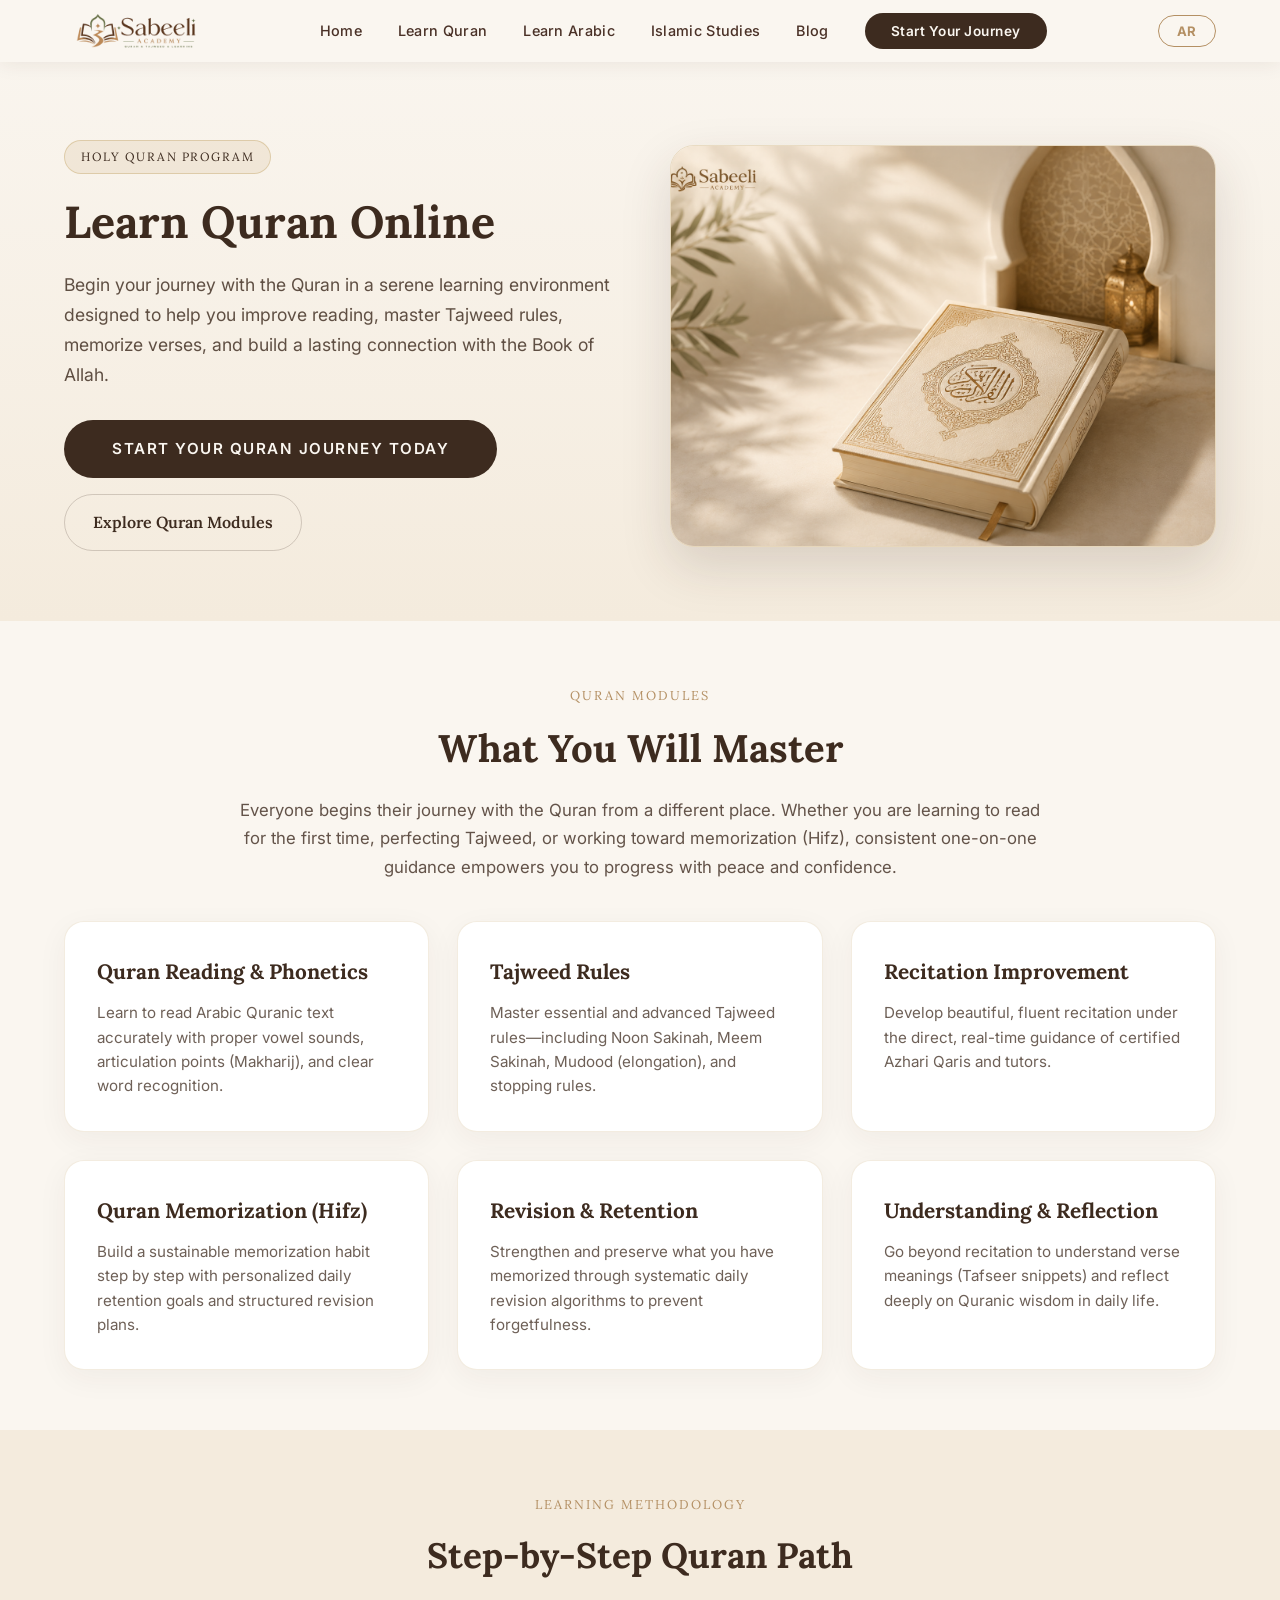
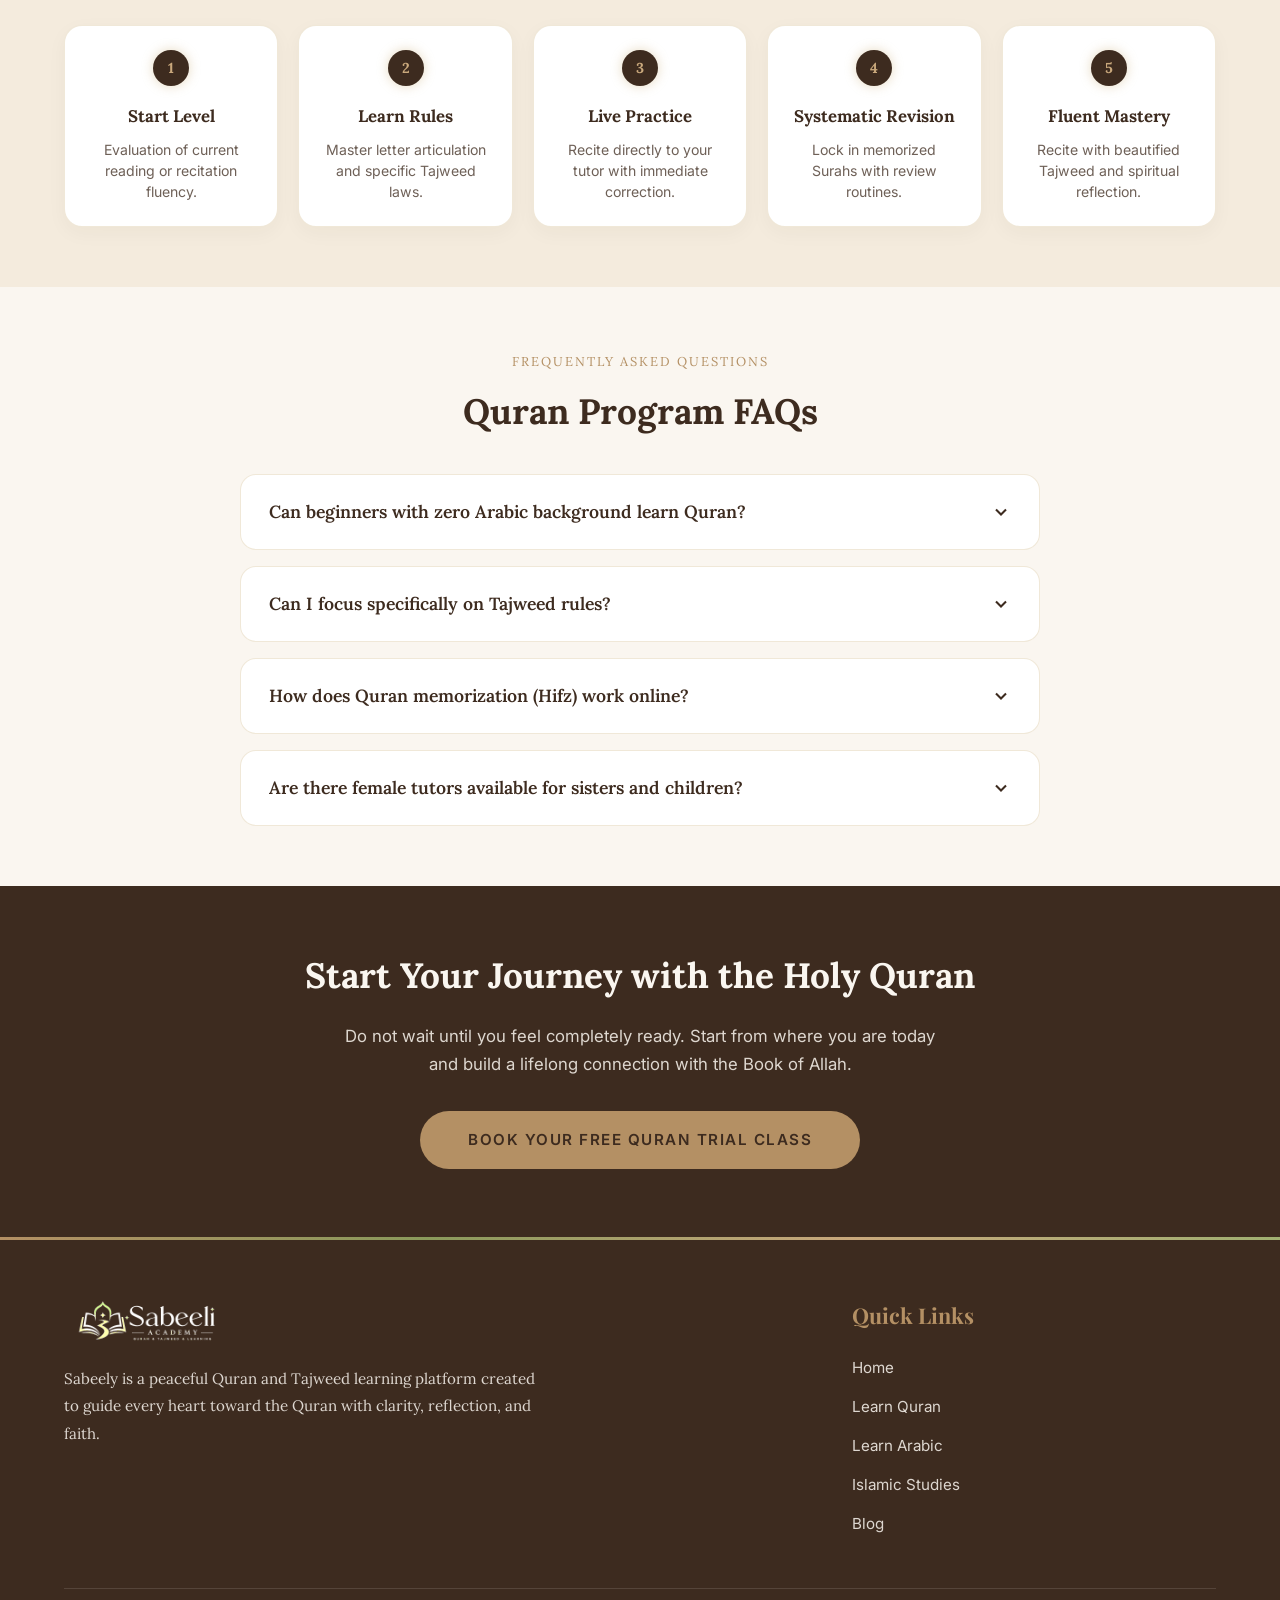
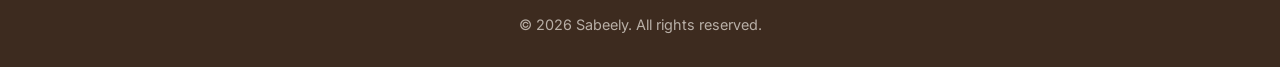
<file: learn-quran.html>
<!DOCTYPE html>
<html lang="en" dir="ltr" id="htmlRoot">
  <head>
    <meta charset="UTF-8" />
    <meta name="viewport" content="width=device-width, initial-scale=1.0" />
    <title>Learn Quran Online — Sabeely Academy</title>
    <meta name="description" content="Learn Quran online with certified Tajweed tutors. Master Quran reading, Tajweed rules, recitation, memorization (Hifz), and revision at Sabeely Academy." />
    <link rel="icon" type="image/png" href="img/sabeely_logo.png" />
    <link rel="preconnect" href="https://fonts.googleapis.com" />
    <link rel="preconnect" href="https://fonts.gstatic.com" crossorigin />
    <link href="https://fonts.googleapis.com/css2?family=Amiri:ital,wght@0,400;0,700;1,400&family=Cairo:wght@400;600;700;800&family=Outfit:wght@300;400;500;600;700&family=Tajawal:wght@400;500;700&display=swap" rel="stylesheet" />
    <link rel="stylesheet" href="styles.css" />
    <style>
      /* ===== LANG TOGGLE BTN ===== */
      .lang-toggle-btn {
        background: transparent;
        border: 1.5px solid var(--gold);
        color: var(--gold);
        font-family: var(--font-ui);
        font-size: 0.82rem;
        font-weight: 700;
        padding: 7px 18px;
        border-radius: 50px;
        cursor: pointer;
        letter-spacing: 0.5px;
        transition: background 0.25s, color 0.25s;
        white-space: nowrap;
      }
      .lang-toggle-btn:hover {
        background: var(--gold);
        color: #fff;
      }
      /* RTL overrides */
      [dir="rtl"] body,
      [dir="rtl"] .program-hero-content,
      [dir="rtl"] .topic-card,
      [dir="rtl"] .faq-item,
      [dir="rtl"] .progression-step,
      [dir="rtl"] p, [dir="rtl"] h1,
      [dir="rtl"] h2, [dir="rtl"] h3 {
        font-family: 'Cairo', 'Tajawal', sans-serif !important;
      }
      [dir="rtl"] .program-hero-grid {
        direction: rtl;
      }
      [dir="rtl"] .navbar-links {
        direction: rtl;
      }
      [dir="rtl"] .faq-question {
        direction: rtl;
        text-align: right;
      }
      [dir="rtl"] .progression-track {
        direction: rtl;
      }
      [dir="rtl"] .program-cta {
        direction: rtl;
      }
    </style>
  </head>
  <body>
    <!-- ===== NAVBAR ===== -->
    <nav class="navbar scrolled" id="navbar">
      <div class="container">
        <a href="index.html" class="navbar-logo">
          <img src="img/sabeely_logo.png" alt="Sabeely Logo" />
        </a>
        <ul class="navbar-links" id="navLinks">
          <li><a href="index.html" data-en="Home" data-ar="الرئيسية">Home</a></li>
          <li><a href="learn-quran.html" data-en="Learn Quran" data-ar="تعلم القرآن">Learn Quran</a></li>
          <li><a href="learn-arabic.html" data-en="Learn Arabic" data-ar="تعلم العربية">Learn Arabic</a></li>
          <li><a href="learn-islamic-studies.html" data-en="Islamic Studies" data-ar="الدراسات الإسلامية">Islamic Studies</a></li>
          <li><a href="blog.html" data-en="Blog" data-ar="المدونة">Blog</a></li>
          <li>
            <a href="https://wa.me/201555063434" target="_blank" class="btn-nav" data-en="Start Your Journey" data-ar="ابدأ رحلتك">Start Your Journey</a>
          </li>
        </ul>
        <button class="lang-toggle-btn" id="langToggle" onclick="toggleLang()">AR</button>
        <div class="hamburger" id="hamburger">
          <span></span><span></span><span></span>
        </div>
      </div>
    </nav>
    <div class="nav-overlay" id="navOverlay"></div>

    <!-- ===== PROGRAM HERO ===== -->
    <section class="program-hero">
      <div class="container">
        <div class="program-hero-grid">
          <div class="program-hero-content fade-in-left">
            <div class="program-hero-badge" data-en="HOLY QURAN PROGRAM" data-ar="برنامج القرآن الكريم">
              HOLY QURAN PROGRAM
            </div>
            <h1 data-en="Learn Quran Online" data-ar="تعلم القرآن الكريم عبر الإنترنت">Learn Quran Online</h1>
            <p data-en="Begin your journey with the Quran in a serene learning environment designed to help you improve reading, master Tajweed rules, memorize verses, and build a lasting connection with the Book of Allah."
               data-ar="ابدأ رحلتك مع القرآن في بيئة تعليمية هادئة مصممة لمساعدتك على تحسين القراءة، وإتقان أحكام التجويد، وحفظ الآيات، وبناء ارتباط دائم بكتاب الله.">
              Begin your journey with the Quran in a serene learning environment designed to help you improve reading, master Tajweed rules, memorize verses, and build a lasting connection with the Book of Allah.
            </p>
            <div style="display:flex;gap:16px;flex-wrap:wrap;">
              <a href="https://wa.me/201555063434" target="_blank" class="btn-primary"
                 data-en="Start Your Quran Journey Today" data-ar="ابدأ رحلتك مع القرآن اليوم">Start Your Quran Journey Today</a>
              <a href="#topics" class="btn-secondary" style="border:1px solid rgba(61,43,31,0.2);padding:14px 28px;border-radius:50px;text-decoration:none;color:var(--brown-dark);font-weight:600;"
                 data-en="Explore Quran Modules" data-ar="استكشف وحدات القرآن">Explore Quran Modules</a>
            </div>
          </div>
          <div class="program-hero-img-wrap fade-in-right">
            <img src="img/quran-hero.png" alt="Learn Quran Online — Stacked Holy Quran books" />
          </div>
        </div>
      </div>
    </section>

    <!-- ===== TOPICS BENTO GRID ===== -->
    <section class="topics-section" id="topics">
      <div class="container">
        <div style="text-align:center;max-width:800px;margin:0 auto;" class="fade-in">
          <span style="font-family:var(--font-mono);font-size:0.8rem;text-transform:uppercase;letter-spacing:2px;color:var(--gold);"
                data-en="QURAN MODULES" data-ar="وحدات القرآن">QURAN MODULES</span>
          <h2 style="font-family:var(--font-display);font-size:2.4rem;color:var(--brown-dark);margin-top:8px;margin-bottom:14px;"
              data-en="What You Will Master" data-ar="ما ستتقنه">What You Will Master</h2>
          <p style="font-family:var(--font-ui);font-size:1.05rem;color:rgba(61,43,31,0.8);line-height:1.7;"
             data-en="Everyone begins their journey with the Quran from a different place. Whether you are learning to read for the first time, perfecting Tajweed, or working toward memorization (Hifz), consistent one-on-one guidance empowers you to progress with peace and confidence."
             data-ar="يبدأ كل شخص رحلته مع القرآن من مكان مختلف. سواء كنت تتعلم القراءة لأول مرة، أو تتقن التجويد، أو تعمل على الحفظ، فإن التوجيه الفردي المستمر يمكّنك من التقدم بسلام وثقة.">
            Everyone begins their journey with the Quran from a different place. Whether you are learning to read for the first time, perfecting Tajweed, or working toward memorization (Hifz), consistent one-on-one guidance empowers you to progress with peace and confidence.
          </p>
        </div>
        <div class="topics-grid">
          <div class="topic-card fade-in">
            <div>
              <h3 data-en="Quran Reading &amp; Phonetics" data-ar="قراءة القرآن وعلم الأصوات">Quran Reading &amp; Phonetics</h3>
              <p data-en="Learn to read Arabic Quranic text accurately with proper vowel sounds, articulation points (Makharij), and clear word recognition."
                 data-ar="تعلم قراءة النص القرآني العربي بدقة مع أصوات الحروف الصحيحة ومخارج الحروف والتعرف الواضح على الكلمات.">
                Learn to read Arabic Quranic text accurately with proper vowel sounds, articulation points (Makharij), and clear word recognition.
              </p>
            </div>
          </div>
          <div class="topic-card fade-in">
            <div>
              <h3 data-en="Tajweed Rules" data-ar="أحكام التجويد">Tajweed Rules</h3>
              <p data-en="Master essential and advanced Tajweed rules—including Noon Sakinah, Meem Sakinah, Mudood (elongation), and stopping rules."
                 data-ar="أتقن قواعد التجويد الأساسية والمتقدمة بما في ذلك النون الساكنة والميم الساكنة والمدود وأحكام الوقف.">
                Master essential and advanced Tajweed rules—including Noon Sakinah, Meem Sakinah, Mudood (elongation), and stopping rules.
              </p>
            </div>
          </div>
          <div class="topic-card fade-in">
            <div>
              <h3 data-en="Recitation Improvement" data-ar="تحسين التلاوة">Recitation Improvement</h3>
              <p data-en="Develop beautiful, fluent recitation under the direct, real-time guidance of certified Azhari Qaris and tutors."
                 data-ar="طوّر تلاوة جميلة وطلقة تحت إشراف مباشر وفوري من قراء وأساتذة أزهريين معتمدين.">
                Develop beautiful, fluent recitation under the direct, real-time guidance of certified Azhari Qaris and tutors.
              </p>
            </div>
          </div>
          <div class="topic-card fade-in">
            <div>
              <h3 data-en="Quran Memorization (Hifz)" data-ar="حفظ القرآن الكريم">Quran Memorization (Hifz)</h3>
              <p data-en="Build a sustainable memorization habit step by step with personalized daily retention goals and structured revision plans."
                 data-ar="ابنِ عادة حفظ مستدامة خطوة بخطوة مع أهداف يومية شخصية للاستيعاب وخطط مراجعة منظمة.">
                Build a sustainable memorization habit step by step with personalized daily retention goals and structured revision plans.
              </p>
            </div>
          </div>
          <div class="topic-card fade-in">
            <div>
              <h3 data-en="Revision &amp; Retention" data-ar="المراجعة والاستيعاب">Revision &amp; Retention</h3>
              <p data-en="Strengthen and preserve what you have memorized through systematic daily revision algorithms to prevent forgetfulness."
                 data-ar="عزز وحافظ على ما حفظته من خلال خوارزميات مراجعة يومية منهجية لمنع النسيان.">
                Strengthen and preserve what you have memorized through systematic daily revision algorithms to prevent forgetfulness.
              </p>
            </div>
          </div>
          <div class="topic-card fade-in">
            <div>
              <h3 data-en="Understanding &amp; Reflection" data-ar="الفهم والتأمل">Understanding &amp; Reflection</h3>
              <p data-en="Go beyond recitation to understand verse meanings (Tafseer snippets) and reflect deeply on Quranic wisdom in daily life."
                 data-ar="تجاوز التلاوة لفهم معاني الآيات ومقتطفات من التفسير والتأمل العميق في حكمة القرآن في الحياة اليومية.">
                Go beyond recitation to understand verse meanings (Tafseer snippets) and reflect deeply on Quranic wisdom in daily life.
              </p>
            </div>
          </div>
        </div>
      </div>
    </section>

    <!-- ===== PROGRESSION TIMELINE ===== -->
    <section class="progression-section">
      <div class="container">
        <div style="text-align:center;" class="fade-in">
          <span style="font-family:var(--font-mono);font-size:0.8rem;text-transform:uppercase;letter-spacing:2px;color:var(--gold);"
                data-en="LEARNING METHODOLOGY" data-ar="منهجية التعلم">LEARNING METHODOLOGY</span>
          <h2 style="font-family:var(--font-display);font-size:2.2rem;color:var(--brown-dark);margin-top:8px;"
              data-en="Step-by-Step Quran Path" data-ar="مسار القرآن خطوة بخطوة">Step-by-Step Quran Path</h2>
        </div>
        <div class="progression-track fade-in">
          <div class="progression-step">
            <div class="progression-num">1</div>
            <h4 data-en="Start Level" data-ar="تقييم المستوى">Start Level</h4>
            <p data-en="Evaluation of current reading or recitation fluency." data-ar="تقييم مستوى القراءة أو التلاوة الحالي.">Evaluation of current reading or recitation fluency.</p>
          </div>
          <div class="progression-step">
            <div class="progression-num">2</div>
            <h4 data-en="Learn Rules" data-ar="تعلم الأحكام">Learn Rules</h4>
            <p data-en="Master letter articulation and specific Tajweed laws." data-ar="إتقان مخارج الحروف وأحكام التجويد المحددة.">Master letter articulation and specific Tajweed laws.</p>
          </div>
          <div class="progression-step">
            <div class="progression-num">3</div>
            <h4 data-en="Live Practice" data-ar="التطبيق المباشر">Live Practice</h4>
            <p data-en="Recite directly to your tutor with immediate correction." data-ar="التلاوة مباشرة لمعلمك مع التصحيح الفوري.">Recite directly to your tutor with immediate correction.</p>
          </div>
          <div class="progression-step">
            <div class="progression-num">4</div>
            <h4 data-en="Systematic Revision" data-ar="المراجعة المنهجية">Systematic Revision</h4>
            <p data-en="Lock in memorized Surahs with review routines." data-ar="تثبيت السور المحفوظة بجداول مراجعة منتظمة.">Lock in memorized Surahs with review routines.</p>
          </div>
          <div class="progression-step">
            <div class="progression-num">5</div>
            <h4 data-en="Fluent Mastery" data-ar="الإتقان الطلق">Fluent Mastery</h4>
            <p data-en="Recite with beautified Tajweed and spiritual reflection." data-ar="التلاوة بتجويد جميل وتأمل روحي عميق.">Recite with beautified Tajweed and spiritual reflection.</p>
          </div>
        </div>
      </div>
    </section>

    <!-- ===== FAQ ACCORDION ===== -->
    <section class="faq-section" id="faq">
      <div class="container">
        <div style="text-align:center;" class="fade-in">
          <span style="font-family:var(--font-mono);font-size:0.8rem;text-transform:uppercase;letter-spacing:2px;color:var(--gold);"
                data-en="FREQUENTLY ASKED QUESTIONS" data-ar="أسئلة شائعة">FREQUENTLY ASKED QUESTIONS</span>
          <h2 style="font-family:var(--font-display);font-size:2.2rem;color:var(--brown-dark);margin-top:8px;"
              data-en="Quran Program FAQs" data-ar="أسئلة شائعة حول برنامج القرآن">Quran Program FAQs</h2>
        </div>
        <div class="faq-list fade-in">
          <div class="faq-item">
            <div class="faq-question">
              <span data-en="Can beginners with zero Arabic background learn Quran?" data-ar="هل يستطيع المبتدئون بدون خلفية عربية تعلم القرآن؟">Can beginners with zero Arabic background learn Quran?</span>
              <svg viewBox="0 0 24 24" fill="none" stroke="currentColor" stroke-width="2.5"><path d="M6 9l6 6 6-6"/></svg>
            </div>
            <div class="faq-answer">
              <p data-en="Yes. Beginners start with basic Quranic Arabic phonetics (Norani Qaida / Baghdadi method) and gradually progress to reading actual verses."
                 data-ar="نعم. يبدأ المبتدئون بعلم أصوات القرآن العربي الأساسي (القاعدة النورانية / الطريقة البغدادية) ويتقدمون تدريجياً إلى قراءة الآيات الفعلية.">
                Yes. Beginners start with basic Quranic Arabic phonetics (Norani Qaida / Baghdadi method) and gradually progress to reading actual verses.
              </p>
            </div>
          </div>
          <div class="faq-item">
            <div class="faq-question">
              <span data-en="Can I focus specifically on Tajweed rules?" data-ar="هل يمكنني التركيز تحديداً على أحكام التجويد؟">Can I focus specifically on Tajweed rules?</span>
              <svg viewBox="0 0 24 24" fill="none" stroke="currentColor" stroke-width="2.5"><path d="M6 9l6 6 6-6"/></svg>
            </div>
            <div class="faq-answer">
              <p data-en="Absolutely. If you already read basic Quran, we tailor your classes to focus on practical and theoretical Tajweed rules to refine your recitation."
                 data-ar="بالتأكيد. إذا كنت تقرأ القرآن بالفعل، نصمم دروسك للتركيز على أحكام التجويد العملية والنظرية لصقل تلاوتك.">
                Absolutely. If you already read basic Quran, we tailor your classes to focus on practical and theoretical Tajweed rules to refine your recitation.
              </p>
            </div>
          </div>
          <div class="faq-item">
            <div class="faq-question">
              <span data-en="How does Quran memorization (Hifz) work online?" data-ar="كيف يعمل حفظ القرآن عبر الإنترنت؟">How does Quran memorization (Hifz) work online?</span>
              <svg viewBox="0 0 24 24" fill="none" stroke="currentColor" stroke-width="2.5"><path d="M6 9l6 6 6-6"/></svg>
            </div>
            <div class="faq-answer">
              <p data-en="You meet 1-on-1 with your tutor to recite new memorization lines, recite recent lesson pages (Sabaqi), and review older parts (Manzil) to guarantee total retention."
                 data-ar="تلتقي فردياً مع معلمك لتلاوة أسطر الحفظ الجديدة، وتلاوة صفحات الدرس الأخير (السبقي)، ومراجعة الأجزاء الأقدم (المنزل) لضمان الاستيعاب الكامل.">
                You meet 1-on-1 with your tutor to recite new memorization lines, recite recent lesson pages (Sabaqi), and review older parts (Manzil) to guarantee total retention.
              </p>
            </div>
          </div>
          <div class="faq-item">
            <div class="faq-question">
              <span data-en="Are there female tutors available for sisters and children?" data-ar="هل تتوفر معلمات للأخوات والأطفال؟">Are there female tutors available for sisters and children?</span>
              <svg viewBox="0 0 24 24" fill="none" stroke="currentColor" stroke-width="2.5"><path d="M6 9l6 6 6-6"/></svg>
            </div>
            <div class="faq-answer">
              <p data-en="Yes! We have qualified male and female certified Quran tutors available for all age groups and preferences."
                 data-ar="نعم! لدينا معلمون ومعلمات معتمدون ومؤهلون للقرآن متاحون لجميع الفئات العمرية والتفضيلات.">
                Yes! We have qualified male and female certified Quran tutors available for all age groups and preferences.
              </p>
            </div>
          </div>
        </div>
      </div>
    </section>

    <!-- ===== PROGRAM CTA ===== -->
    <section class="program-cta">
      <div class="container fade-in">
        <h2 data-en="Start Your Journey with the Holy Quran" data-ar="ابدأ رحلتك مع القرآن الكريم">Start Your Journey with the Holy Quran</h2>
        <p data-en="Do not wait until you feel completely ready. Start from where you are today and build a lifelong connection with the Book of Allah."
           data-ar="لا تنتظر حتى تشعر أنك مستعد تماماً. ابدأ من حيث أنت اليوم وابنِ ارتباطاً مدى الحياة بكتاب الله.">
          Do not wait until you feel completely ready. Start from where you are today and build a lifelong connection with the Book of Allah.
        </p>
        <a href="https://wa.me/201555063434" target="_blank" class="btn-primary" style="background:var(--gold);color:var(--brown-dark);"
           data-en="Book Your Free Quran Trial Class" data-ar="احجز درسك التجريبي المجاني في القرآن">Book Your Free Quran Trial Class</a>
      </div>
    </section>

    <!-- ===== FOOTER ===== -->
        <!-- ===== FOOTER ===== -->
    <footer class="footer" id="footer">
      <div class="container">
        <div class="footer-content">
          <div class="footer-about">
            <a href="index.html" class="footer-logo-link" aria-label="Sabeely Home">
              <img src="img/sabeely_logo_white.png" alt="Sabeeli Academy" class="footer-logo" style="height: 48px; width: auto; margin-bottom: 20px;" />
            </a>
            <p style="font-size: 0.95rem; line-height: 1.8; color: rgba(250, 246, 240, 0.85); max-width: 480px;">
              Sabeely is a peaceful Quran and Tajweed learning platform created
              to guide every heart toward the Quran with clarity, reflection,
              and faith.
            </p>
          </div>
          <div class="footer-links-col">
            <h4 style="font-family: var(--font-heading); font-size: 1.35rem; font-weight: 700; margin-bottom: 20px; color: var(--gold);">Quick Links</h4>
            <ul style="display: flex; flex-direction: column; gap: 12px; list-style: none; padding: 0;">
              <li><a href="index.html" style="color: rgba(250, 246, 240, 0.85); font-size: 0.95rem;">Home</a></li>
              <li><a href="learn-quran.html" style="color: rgba(250, 246, 240, 0.85); font-size: 0.95rem;">Learn Quran</a></li>
              <li><a href="learn-arabic.html" style="color: rgba(250, 246, 240, 0.85); font-size: 0.95rem;">Learn Arabic</a></li>
              <li><a href="learn-islamic-studies.html" style="color: rgba(250, 246, 240, 0.85); font-size: 0.95rem;">Islamic Studies</a></li>
              <li><a href="blog.html" style="color: rgba(250, 246, 240, 0.85); font-size: 0.95rem;">Blog</a></li>
            </ul>
          </div>
        </div>
        <div class="footer-bottom" style="border-top: 1px solid rgba(250, 246, 240, 0.12); padding-top: 24px; text-align: center;">
          <p style="font-size: 0.9rem; color: rgba(250, 246, 240, 0.65);">&copy; 2026 Sabeely. All rights reserved.</p>
        </div>
      </div>
    </footer>

    <script>
      // ===== LANGUAGE TOGGLE =====
      let currentLang = 'en';
      function toggleLang() {
        currentLang = currentLang === 'en' ? 'ar' : 'en';
        const html = document.getElementById('htmlRoot');
        const btn = document.getElementById('langToggle');
        if (currentLang === 'ar') {
          html.setAttribute('lang', 'ar');
          html.setAttribute('dir', 'rtl');
          btn.textContent = 'EN';
        } else {
          html.setAttribute('lang', 'en');
          html.setAttribute('dir', 'ltr');
          btn.textContent = 'AR';
        }
        document.querySelectorAll('[data-en][data-ar]').forEach(el => {
          el.textContent = el.getAttribute('data-' + currentLang);
        });
      }

      // ===== SCROLL ANIMATIONS =====
      const observer = new IntersectionObserver((entries) => {
        entries.forEach(entry => {
          if (entry.isIntersecting) {
            entry.target.classList.add('visible');
            observer.unobserve(entry.target);
          }
        });
      }, { root: null, rootMargin: '0px 0px -50px 0px', threshold: 0.1 });
      document.querySelectorAll('.fade-in, .fade-in-left, .fade-in-right').forEach(el => observer.observe(el));

      // ===== MOBILE MENU =====
      const hamburger = document.getElementById('hamburger');
      const navLinks  = document.getElementById('navLinks');
      const navOverlay = document.getElementById('navOverlay');
      if (hamburger) {
        hamburger.addEventListener('click', () => {
          hamburger.classList.toggle('active');
          navLinks.classList.toggle('active');
          navOverlay.classList.toggle('active');
        });
      }
      if (navOverlay) {
        navOverlay.addEventListener('click', () => {
          hamburger && hamburger.classList.remove('active');
          navLinks && navLinks.classList.remove('active');
          navOverlay.classList.remove('active');
        });
      }

      // ===== FAQ ACCORDION =====
      document.querySelectorAll('.faq-question').forEach(q => {
        q.addEventListener('click', () => q.parentElement.classList.toggle('active'));
      });
    </script>
  </body>
</html>
</file>
<file: quranguides.css>
/* ==========================================================================
   SABEELY ACADEMY - SIGNATURE STYLESHEET
   Harmonious blend of modern multi-section layout & Sabeely's authentic colors
   Color Palette:
   - Header Background: #FAF6F0
   - Footer Background: #3D2B1F
   - Gold Accent: #B49064 / #C9A87C
   - Olive Green Accent: #8A9A5B
   - Dark Sections Canvas: #170700
   ========================================================================== */

:root {
  /* Sabeely Signature Palette */
  --cream: #FAF6F0;
  --cream-light: #FDFBF7;
  --cream-dark: #F4EBDD;
  --brown-dark: #3D2B1F;
  --brown-darker: #170700;
  --brown-medium: #5F4134;
  --brown-card: #2B160E;
  --brown-card-hover: #4A3127;
  --brown-light: #5F4134;
  --brown-muted: #7A6A58;

  /* Gold */
  --gold: #B49064;
  --gold-light: #C9A87C;
  --gold-dark: #967448;
  --gold-glow: rgba(180, 144, 100, 0.35);
  --gold-border: rgba(180, 144, 100, 0.28);

  /* Olive Green */
  --olive: #8A9A5B;
  --olive-light: #A0B071;
  --olive-dark: #6E7D44;

  /* Neutral & Base */
  --white: #FFFFFF;
  --text-dark: #3D2B1F;
  --text-body: #4A3127;
  --text-light: #FAF6F0;
  --text-dim: #F4EBDD;
  --text-muted: #7A6A58;

  /* Typography */
  --font-family: 'Inter', -apple-system, BlinkMacSystemFont, "Segoe UI", Roboto, sans-serif;
  --font-heading: 'Playfair Display', Georgia, 'Times New Roman', serif;
  --font-arabic: 'Amiri', 'Traditional Arabic', serif;

  /* Gradients */
  --btn-gradient: linear-gradient(135deg, #B49064 0%, #8A9A5B 100%);
  --btn-gradient-hover: linear-gradient(135deg, #C9A87C 0%, #A0B071 100%);
  --gold-gradient: linear-gradient(135deg, #F4EBDD 0%, #C9A87C 50%, #B49064 100%);
  --gold-text-gradient: linear-gradient(135deg, #FAF6F0 0%, #C9A87C 60%, #B49064 100%);
  --card-dark-gradient: linear-gradient(145deg, #4A3127 0%, #170700 100%);

  /* Shadows & Transitions */
  --shadow-sm: 0 4px 6px -1px rgba(23, 7, 0, 0.08);
  --shadow-md: 0 10px 20px -3px rgba(23, 7, 0, 0.15);
  --shadow-lg: 0 20px 30px -5px rgba(23, 7, 0, 0.25);
  --shadow-gold: 0 8px 25px rgba(180, 144, 100, 0.35);
  --transition: all 0.3s cubic-bezier(0.4, 0, 0.2, 1);
}

*, *::before, *::after {
  box-sizing: border-box;
  margin: 0;
  padding: 0;
}

html {
  scroll-behavior: smooth;
  font-size: 16px;
  overflow-x: clip;
}

body {
  font-family: var(--font-family);
  background-color: var(--brown-darker);
  color: var(--text-light);
  line-height: 1.65;
  overflow-x: clip;
  -webkit-font-smoothing: antialiased;
}

a {
  color: inherit;
  text-decoration: none;
  transition: var(--transition);
}

img {
  max-width: 100%;
  height: auto;
  display: block;
}

.container {
  width: 100%;
  max-width: 1240px;
  margin: 0 auto;
  padding: 0 24px;
}

/* ==========================================================================
   HEADER & NAVIGATION (#FAF6F0 & #3D2B1F)
   ========================================================================== */
.site-header {
  position: fixed;
  top: 0;
  left: 0;
  width: 100%;
  z-index: 1000;
  background-color: #FAF6F0;
  border-bottom: 1px solid rgba(61, 43, 31, 0.08);
  transition: all 0.3s ease;
}

.site-header.scrolled {
  background-color: #FAF6F0;
  box-shadow: 0 4px 20px rgba(61, 43, 31, 0.08);
  border-bottom: 1px solid rgba(61, 43, 31, 0.12);
}

.header-container {
  display: flex;
  align-items: center;
  justify-content: space-between;
  height: 78px;
  padding: 0 32px;
  max-width: 1240px;
  margin: 0 auto;
}

.site-logo {
  display: flex;
  align-items: center;
}

.site-logo img {
  height: 48px;
  width: auto;
  object-fit: contain;
  transition: transform 0.25s ease;
}

.site-logo:hover img {
  transform: scale(1.03);
}

.nav-menu {
  display: flex;
  align-items: center;
  list-style: none;
  gap: 32px;
}

.nav-link {
  font-size: 15px;
  font-weight: 500;
  color: #3D2B1F;
  position: relative;
  padding: 6px 0;
  letter-spacing: 0.2px;
  transition: color 0.2s ease;
}

.nav-link::after {
  content: '';
  position: absolute;
  bottom: 0;
  left: 0;
  width: 0;
  height: 2px;
  background: var(--gold);
  border-radius: 2px;
  transition: width 0.3s ease;
}

.nav-link:hover {
  color: var(--gold);
}

.nav-link:hover::after {
  width: 100%;
}

.nav-btn-journey {
  display: inline-flex;
  align-items: center;
  justify-content: center;
  background-color: #3D2B1F;
  color: #FAF6F0;
  font-size: 14px;
  font-weight: 600;
  padding: 10px 24px;
  border-radius: 9999px;
  letter-spacing: 0.3px;
  transition: all 0.25s ease;
  white-space: nowrap;
}

.nav-btn-journey:hover {
  background-color: #5F4134;
  color: #FFFFFF;
  transform: translateY(-1px);
  box-shadow: 0 4px 14px rgba(61, 43, 31, 0.25);
}

.nav-btn-lang {
  display: inline-flex;
  align-items: center;
  justify-content: center;
  background-color: #3D2B1F;
  color: #FAF6F0;
  font-size: 13px;
  font-weight: 700;
  padding: 8px 16px;
  border-radius: 9999px;
  letter-spacing: 0.5px;
  transition: all 0.25s ease;
}

.nav-btn-lang:hover {
  background-color: #5F4134;
  color: #FFFFFF;
  transform: translateY(-1px);
}

/* Mobile Hamburger */
.mobile-toggle {
  display: none;
  background: none;
  border: none;
  cursor: pointer;
  padding: 8px;
  color: #3D2B1F;
  outline: none;
}

.mobile-toggle svg {
  width: 28px;
  height: 28px;
  stroke: currentColor;
}

/* Mobile Drawer */
.mobile-nav {
  position: fixed;
  top: 78px;
  left: 0;
  width: 100%;
  background: #FAF6F0;
  border-bottom: 2px solid rgba(61, 43, 31, 0.1);
  box-shadow: 0 10px 30px rgba(61, 43, 31, 0.1);
  padding: 24px 32px;
  display: none;
  flex-direction: column;
  gap: 16px;
  z-index: 999;
}

.mobile-nav.open {
  display: flex;
}

.mobile-link {
  font-size: 1.05rem;
  font-weight: 600;
  color: #3D2B1F;
  padding: 8px 0;
  border-bottom: 1px solid rgba(61, 43, 31, 0.06);
}

.mobile-btn-journey {
  display: inline-block;
  text-align: center;
  background-color: #3D2B1F;
  color: #FAF6F0;
  font-weight: 600;
  padding: 12px 24px;
  border-radius: 9999px;
  margin-top: 8px;
}

/* ==========================================================================
   BUTTONS & TYPOGRAPHY
   ========================================================================== */
.btn-primary {
  display: inline-flex;
  align-items: center;
  justify-content: center;
  gap: 10px;
  background: var(--btn-gradient);
  color: #ffffff;
  font-weight: 700;
  font-size: 1rem;
  padding: 14px 30px;
  border-radius: 9999px;
  box-shadow: var(--shadow-gold);
  border: none;
  cursor: pointer;
  transition: var(--transition);
  text-align: center;
  text-decoration: none;
  line-height: 1;
  white-space: nowrap;
}

.btn-primary svg {
  width: 13px;
  height: 13px;
  fill: currentColor;
  flex-shrink: 0;
  transition: transform 0.2s ease;
}

.btn-primary:hover svg {
  transform: translateX(3px);
}

.btn-primary:hover {
  transform: translateY(-3px);
  box-shadow: 0 12px 28px rgba(180, 144, 100, 0.5);
  background: var(--btn-gradient-hover);
  color: #ffffff;
}

.gradient-title {
  background: var(--gold-text-gradient);
  -webkit-background-clip: text;
  -webkit-text-fill-color: transparent;
  display: block;
}

/* ==========================================================================
   HERO SECTION (Original Sabeely Banner)
   ========================================================================== */
.hero {
  padding-top: 78px;
  position: relative;
  background-color: #FAF6F0;
  width: 100%;
}

.hero-container {
  position: relative;
  width: 100%;
  overflow: hidden;
}

.hero-container picture {
  display: block;
  width: 100%;
}

.hero-bg-img {
  width: 100%;
  height: auto;
  display: block;
}

.hero-overlay-content {
  position: absolute;
  left: 8.5%;
  top: 18%;
  z-index: 10;
  max-width: 48%;
  display: flex;
  flex-direction: column;
  align-items: flex-start;
  gap: 1.4vw;
}

.hero-subtitle {
  font-family: var(--font-family);
  font-size: clamp(0.75rem, 1.1vw, 1.05rem);
  font-weight: 700;
  color: var(--olive, #8A9A5B);
  letter-spacing: 1.5px;
  text-transform: uppercase;
}

.hero-title {
  font-family: var(--font-heading), 'Playfair Display', Georgia, serif;
  font-size: clamp(1.8rem, 3.8vw, 3.6rem);
  font-weight: 700;
  color: #3D2B1F;
  line-height: 1.22;
  margin: 0;
}

.hero-para {
  font-family: var(--font-family);
  font-size: clamp(0.88rem, 1.2vw, 1.15rem);
  color: #4A3127;
  line-height: 1.75;
  font-weight: 500;
  margin: 0;
}

.hero-btn {
  font-family: var(--font-family);
  display: inline-block;
  padding: 14px 44px;
  background: #3D2B1F;
  color: #FAF6F0;
  font-size: 0.95rem;
  font-weight: 600;
  border-radius: 50px;
  letter-spacing: 1.5px;
  text-transform: uppercase;
  transition: all 0.35s ease;
  box-shadow: 0 4px 15px rgba(61, 43, 31, 0.2);
  margin-top: 0.5vw;
  text-decoration: none;
}

.hero-btn:hover {
  background: #5F4134;
  color: #FFFFFF;
  transform: translateY(-2px);
  box-shadow: 0 8px 25px rgba(61, 43, 31, 0.35);
}

/* ==========================================================================
   AYAH BANNER SECTION
   ========================================================================== */
.ayah-banner-section {
  background-color: var(--cream);
  padding: 50px 0 30px;
  text-align: center;
}

.ayah-banner-section img {
  max-width: 820px;
  width: 88%;
  margin: 0 auto;
  height: auto;
  display: block;
  mix-blend-mode: multiply;
}

/* ==========================================================================
   WHY US SECTION ("Discover why we stand out!")
   ========================================================================== */
.why-us-section {
  background-color: #3D2B1F;
  color: var(--cream);
  padding: 100px 0 140px;
  position: relative;
  overflow: visible;
}

.why-us-grid {
  display: grid;
  grid-template-columns: 1fr 1.15fr;
  gap: 70px;
  align-items: flex-start;
  position: relative;
}

.why-us-left {
  position: sticky;
  top: calc(50vh - 140px);
  align-self: flex-start;
  text-align: center;
  padding: 20px 10px;
  z-index: 10;
}

.why-us-title {
  font-size: 3.8rem;
  font-weight: 800;
  line-height: 1.12;
  margin-bottom: 24px;
  color: #FFFFFF;
  text-align: center;
  font-family: var(--font-heading), 'Playfair Display', serif;
  letter-spacing: -0.5px;
}

.why-us-intro {
  font-size: 1.25rem;
  line-height: 1.75;
  font-style: italic;
  color: var(--cream-dark);
  text-align: center;
  max-width: 480px;
  margin: 0 auto;
}

.why-us-features {
  display: flex;
  flex-direction: column;
  gap: 65px;
  padding-top: 10px;
}

@keyframes zoomIn {
  0% {
    opacity: 0;
    transform: scale3d(0.3, 0.3, 0.3);
  }
  50% {
    opacity: 1;
  }
  100% {
    opacity: 1;
    transform: scale3d(1, 1, 1);
  }
}

@keyframes fadeInUp {
  from {
    opacity: 0;
    transform: translate3d(0, 45px, 0);
  }
  to {
    opacity: 1;
    transform: translate3d(0, 0, 0);
  }
}

.why-us-emblem-wrap {
  display: flex;
  justify-content: center;
  align-items: center;
  width: 100%;
  margin-bottom: 10px;
}

.why-us-emblem-img {
  max-width: 320px;
  width: 100%;
  height: auto;
  opacity: 0;
  transform: scale3d(0.3, 0.3, 0.3);
  filter: drop-shadow(0 14px 30px rgba(0, 0, 0, 0.5));
  display: block;
  will-change: transform, opacity;
}

.why-us-emblem-img.visible,
.why-us-emblem-img.animate-in {
  opacity: 1;
  transform: scale3d(1, 1, 1);
  animation: zoomIn 0.95s cubic-bezier(0.175, 0.885, 0.32, 1.275) both;
}

.why-us-emblem-img:hover {
  transform: scale(1.04);
}

.feature-item,
.feature-box {
  background: transparent;
  border: none;
  padding: 10px 16px;
  text-align: center;
  opacity: 0;
  transform: translate3d(0, 45px, 0);
  will-change: transform, opacity;
}

.feature-item.visible,
.feature-item.animate-in,
.feature-box.visible,
.feature-box.animate-in {
  opacity: 1;
  transform: translate3d(0, 0, 0);
  animation: fadeInUp 0.85s cubic-bezier(0.25, 1, 0.5, 1) both;
}

.feature-item:hover,
.feature-box:hover {
  transform: translateY(-4px);
}

.feature-item-title,
.feature-box h3 {
  font-size: 1.95rem;
  font-weight: 700;
  font-style: italic;
  color: var(--gold-light);
  margin-bottom: 16px;
  line-height: 1.3;
  font-family: var(--font-heading), 'Playfair Display', serif;
  text-align: center;
}

.feature-item-desc,
.feature-box p {
  font-size: 1.12rem;
  line-height: 1.8;
  color: var(--cream);
  max-width: 620px;
  margin: 0 auto;
  text-align: center;
}

/* ==========================================================================
   TEACHERS PLATFORM SECTION
   ========================================================================== */
.teachers-platform-section {
  background-color: var(--cream);
  color: var(--text-dark);
  padding: 110px 0;
  position: relative;
  overflow: hidden;
}

.teachers-watermark-bg {
  position: absolute;
  top: 50%;
  left: 50%;
  transform: translate(-50%, -50%);
  font-size: clamp(80px, 14vw, 220px);
  font-weight: 900;
  color: rgba(61, 43, 31, 0.035);
  text-transform: uppercase;
  letter-spacing: 12px;
  pointer-events: none;
  user-select: none;
  white-space: nowrap;
  z-index: 1;
}

.teachers-header {
  text-align: center;
  max-width: 800px;
  margin: 0 auto 70px;
  position: relative;
  z-index: 2;
}

.teachers-pretitle {
  font-size: 1.15rem;
  font-weight: 700;
  letter-spacing: 2px;
  text-transform: uppercase;
  color: var(--olive);
  margin-bottom: 12px;
}

.teachers-title {
  font-size: 3.5rem;
  font-weight: 800;
  color: var(--brown-dark);
  line-height: 1.15;
  margin-bottom: 16px;
  font-family: var(--font-heading), var(--font-family);
}

.teachers-subtitle-badge {
  display: inline-block;
  font-size: 1.25rem;
  font-style: italic;
  color: var(--olive-dark);
  background: rgba(138, 154, 91, 0.15);
  padding: 6px 20px;
  border-radius: 9999px;
}

.teachers-showcase-list {
  display: flex;
  flex-direction: column;
  gap: 80px;
  position: relative;
  z-index: 2;
  max-width: 1080px;
  margin: 0 auto;
}

.teachers-showcase-row {
  display: grid;
  grid-template-columns: 1fr 1fr;
  align-items: center;
  gap: 60px;
}

.teachers-showcase-img {
  display: flex;
  justify-content: center;
  align-items: center;
}

.teachers-showcase-img img {
  width: 100%;
  max-width: 380px;
  height: auto;
  object-fit: contain;
  filter: drop-shadow(0 15px 35px rgba(23, 7, 0, 0.12));
  transition: transform 0.5s cubic-bezier(0.16, 1, 0.3, 1), filter 0.5s ease;
}

.teachers-showcase-img:hover img {
  transform: scale(1.05) translateY(-6px);
  filter: drop-shadow(0 22px 45px rgba(23, 7, 0, 0.18));
}

.teachers-showcase-content {
  display: flex;
  flex-direction: column;
  justify-content: center;
}

.teachers-feature-title {
  font-size: 2.1rem;
  font-weight: 700;
  font-style: italic;
  color: #2AA889;
  line-height: 1.3;
  margin-bottom: 16px;
  font-family: var(--font-family);
}

.teachers-feature-desc {
  font-size: 1.15rem;
  line-height: 1.8;
  color: var(--text-dark);
  margin-bottom: 22px;
}

.teachers-feature-link {
  font-size: 1.1rem;
  font-weight: 600;
  color: #1E6091;
  text-decoration: underline;
  text-underline-offset: 4px;
  transition: var(--transition);
  display: inline-block;
  align-self: flex-start;
}

.teachers-feature-link:hover {
  color: var(--gold-dark);
  text-decoration-color: var(--gold-dark);
  transform: translateX(4px);
}

/* Scroll Animations: fadeInLeft & fadeInRight matching quranguides.org */
.showcase-left {
  opacity: 0;
  transform: translateX(-70px);
  transition: opacity 0.85s cubic-bezier(0.16, 1, 0.3, 1), transform 0.85s cubic-bezier(0.16, 1, 0.3, 1);
  will-change: opacity, transform;
}

.showcase-right {
  opacity: 0;
  transform: translateX(70px);
  transition: opacity 0.85s cubic-bezier(0.16, 1, 0.3, 1), transform 0.85s cubic-bezier(0.16, 1, 0.3, 1);
  will-change: opacity, transform;
}

.teachers-showcase-row.animate-in .showcase-left,
.teachers-showcase-row.animate-in .showcase-right {
  opacity: 1;
  transform: translateX(0);
}

.no-cc-badge {
  display: block;
  font-size: 0.85rem;
  color: var(--brown-muted);
  margin-top: 8px;
}

/* ==========================================================================
   TESTIMONIALS SECTION
   ========================================================================== */
.testimonials-section {
  background-color: #3D2B1F;
  color: var(--cream);
  padding: 110px 0;
}

.testimonials-header {
  text-align: center;
  max-width: 800px;
  margin: 0 auto 60px;
}

.testimonials-title {
  font-size: 3.5rem;
  font-weight: 800;
  margin-bottom: 16px;
  font-family: var(--font-heading), var(--font-family);
}

.testimonials-subtitle {
  font-size: 1.25rem;
  font-style: italic;
  color: var(--gold-light);
}

.testimonials-grid {
  display: grid;
  grid-template-columns: 1fr 1fr;
  gap: 36px;
}

.speech-card {
  display: flex;
  flex-direction: column;
  height: 100%;
}

.speech-bubble {
  background: linear-gradient(145deg, #3D2B1F 0%, #170700 100%);
  border: 1px solid var(--gold-border);
  border-radius: 20px;
  padding: 40px 36px;
  position: relative;
  box-shadow: 0 10px 30px rgba(0, 0, 0, 0.35);
  height: 100%;
  display: flex;
  flex-direction: column;
  justify-content: center;
  transition: var(--transition);
}

.speech-bubble:hover {
  border-color: var(--gold);
  transform: translateY(-4px);
  box-shadow: 0 16px 36px rgba(0, 0, 0, 0.45);
}

.testimonial-stars {
  color: var(--gold);
  font-size: 1.35rem;
  letter-spacing: 4px;
  margin-bottom: 18px;
}

.speech-bubble p {
  font-size: 1.15rem;
  line-height: 1.75;
  color: var(--cream);
  font-style: italic;
}

.journey-cta-box {
  margin-top: 60px;
  background: linear-gradient(135deg, rgba(74, 49, 39, 0.4) 0%, rgba(23, 7, 0, 0.6) 100%);
  border: 1px solid var(--gold-border);
  border-radius: 18px;
  padding: 40px 48px;
  display: grid;
  grid-template-columns: 1fr 1fr;
  align-items: center;
  gap: 36px;
  text-align: left;
}

.journey-cta-box h3 {
  font-size: 1.85rem;
  font-weight: 700;
  color: var(--gold-light);
  line-height: 1.3;
}

.journey-cta-box p {
  font-size: 1.05rem;
  color: var(--cream-dark);
  margin-bottom: 20px;
  line-height: 1.6;
}

/* ==========================================================================
   TUITION SECTION
   ========================================================================== */
.tuition-section {
  background-color: var(--cream);
  color: var(--text-dark);
  padding: 110px 0;
}

.tuition-header {
  text-align: center;
  max-width: 800px;
  margin: 0 auto 50px;
}

.tuition-title {
  font-size: 3.5rem;
  font-weight: 800;
  color: var(--brown-dark);
  margin-bottom: 12px;
  font-family: var(--font-heading), var(--font-family);
}

.tuition-subtitle {
  font-size: 1.25rem;
  color: var(--text-body);
  line-height: 1.6;
}

/* Special Gift Banner (Custom Sabeely Card) */
.tuition-gift-card {
  max-width: 960px;
  margin: 0 auto 60px;
  background: #3D2B1F;
  border: 2px solid var(--gold);
  border-radius: 18px;
  padding: 36px 48px;
  display: grid;
  grid-template-columns: 1.2fr 1fr;
  align-items: center;
  gap: 36px;
  box-shadow: 0 16px 36px rgba(23, 7, 0, 0.25);
  position: relative;
  overflow: hidden;
}

.tuition-gift-card::before {
  content: "";
  position: absolute;
  top: -50%;
  right: -20%;
  width: 300px;
  height: 300px;
  background: radial-gradient(circle, rgba(180, 144, 100, 0.2) 0%, transparent 70%);
  pointer-events: none;
}

.gift-tag {
  display: inline-block;
  font-size: 0.85rem;
  font-weight: 700;
  letter-spacing: 2px;
  text-transform: uppercase;
  color: var(--gold-light);
  background: rgba(180, 144, 100, 0.18);
  padding: 4px 14px;
  border-radius: 9999px;
  margin-bottom: 14px;
}

.gift-card-left h3 {
  font-size: 2.2rem;
  font-weight: 800;
  color: var(--cream);
  line-height: 1.2;
  margin-bottom: 12px;
}

.gift-card-left p {
  font-size: 1.1rem;
  color: var(--cream-dark);
  margin-bottom: 20px;
  line-height: 1.5;
}

.gift-card-right {
  display: flex;
  justify-content: center;
}

.discount-circle {
  width: 140px;
  height: 140px;
  border-radius: 50%;
  background: radial-gradient(circle, #c53030 0%, #9b2c2c 100%);
  border: 3px solid rgba(255, 255, 255, 0.85);
  box-shadow: 0 8px 24px rgba(197, 48, 48, 0.45);
  display: flex;
  flex-direction: column;
  align-items: center;
  justify-content: center;
  color: #ffffff;
  text-align: center;
  transform: rotate(-8deg);
  transition: transform 0.3s ease;
}

.discount-circle:hover {
  transform: rotate(0deg) scale(1.05);
}

.discount-circle .up-to {
  font-size: 0.8rem;
  font-weight: 700;
  text-transform: uppercase;
  letter-spacing: 1px;
}

.discount-circle .percent {
  font-size: 2.4rem;
  font-weight: 900;
  line-height: 1;
}

.discount-circle .off {
  font-size: 1rem;
  font-weight: 800;
  letter-spacing: 2px;
}

/* Pricing Cards */
.pricing-grid {
  display: grid;
  grid-template-columns: repeat(4, 1fr);
  gap: 24px;
  margin-bottom: 60px;
}

.price-card {
  background: #ffffff;
  border-radius: 18px;
  padding: 36px 24px;
  text-align: center;
  border: 1px solid rgba(61, 43, 31, 0.1);
  box-shadow: 0 10px 25px rgba(61, 43, 31, 0.06);
  transition: var(--transition);
  display: flex;
  flex-direction: column;
  position: relative;
}

.price-card:hover {
  transform: translateY(-8px);
  border-color: var(--gold);
  box-shadow: 0 20px 40px rgba(61, 43, 31, 0.12);
}

.price-card-plan {
  font-size: 1.15rem;
  font-weight: 700;
  color: var(--olive);
  text-transform: uppercase;
  letter-spacing: 1px;
  margin-bottom: 8px;
}

.price-card-duration {
  font-size: 1.6rem;
  font-weight: 800;
  color: var(--brown-dark);
  margin-bottom: 20px;
}

.price-card-amount {
  font-size: 2.75rem;
  font-weight: 800;
  color: var(--brown-dark);
  margin-bottom: 24px;
}

.price-currency {
  font-size: 1.5rem;
  vertical-align: super;
}

.price-period {
  font-size: 1rem;
  color: var(--text-body);
  font-weight: 500;
}

.price-features {
  list-style: none;
  margin-bottom: 30px;
  text-align: left;
  flex-grow: 1;
}

.price-features li {
  font-size: 0.95rem;
  color: var(--text-body);
  margin-bottom: 12px;
  padding-left: 22px;
  position: relative;
}

.price-features li::before {
  content: "✔";
  position: absolute;
  left: 0;
  color: var(--olive);
}

.price-btn {
  background: var(--btn-gradient);
  color: #ffffff;
  padding: 12px 20px;
  border-radius: 9999px;
  font-weight: 700;
  font-size: 1.05rem;
  transition: var(--transition);
}

.price-btn:hover {
  background: var(--btn-gradient-hover);
  transform: translateY(-2px);
  box-shadow: 0 4px 15px rgba(180, 144, 100, 0.4);
}

/* Accordions */
.accordion-wrapper {
  max-width: 960px;
  margin: 0 auto;
}

.accordion-item {
  border: 1px solid rgba(180, 144, 100, 0.25);
  border-radius: 12px;
  margin-bottom: 16px;
  overflow: hidden;
}

.accordion-header {
  width: 100%;
  padding: 22px 28px;
  background: #ffffff;
  color: var(--brown-dark);
  border: none;
  outline: none;
  cursor: pointer;
  display: flex;
  justify-content: space-between;
  align-items: center;
  font-size: 1.25rem;
  font-weight: 700;
  text-align: left;
  transition: var(--transition);
}

.accordion-header:hover {
  background: var(--cream-dark);
}

.accordion-icon {
  font-size: 1.5rem;
  color: var(--gold);
  transition: transform 0.3s ease;
}

.accordion-item.active .accordion-icon {
  transform: rotate(45deg);
}

.accordion-body {
  max-height: 0;
  overflow: hidden;
  transition: max-height 0.4s ease, padding 0.3s ease;
  background-color: rgba(23, 7, 0, 0.03);
  color: var(--text-body);
  padding: 0 28px;
}

.accordion-item.active .accordion-body {
  max-height: 800px;
  padding: 24px 28px 32px;
  border-top: 1px solid rgba(180, 144, 100, 0.15);
}

.money-back-content {
  display: grid;
  grid-template-columns: 1fr auto;
  gap: 32px;
  align-items: center;
}

.money-back-content p {
  font-size: 1.1rem;
  line-height: 1.7;
}

.money-back-content strong {
  color: var(--brown-dark);
}

.money-back-badge {
  max-width: 120px;
  height: auto;
  filter: drop-shadow(0 4px 12px rgba(0, 0, 0, 0.15));
}

/* ==========================================================================
   VIDEO LIBRARY SECTION
   ========================================================================== */
.video-section {
  background-color: var(--white);
  color: var(--text-dark);
  padding: 100px 0;
}

.video-section .container {
  max-width: 1280px;
}

.video-header {
  text-align: center;
  max-width: 800px;
  margin: 0 auto 50px;
}

.video-title {
  font-size: 3.5rem;
  font-weight: 800;
  color: var(--brown-dark);
  margin-bottom: 12px;
  font-family: var(--font-heading), var(--font-family);
}

.video-subtitle {
  font-size: 1.25rem;
  font-style: italic;
  color: var(--olive);
}

.playlist-container {
  display: grid;
  grid-template-columns: minmax(0, 1.35fr) minmax(0, 1fr);
  background: var(--brown-darker);
  border: 1px solid var(--gold-border);
  border-radius: 18px;
  overflow: hidden;
  box-shadow: 0 25px 50px -12px rgba(23, 7, 0, 0.4);
  max-width: 1260px;
  width: 100%;
  margin: 0 auto;
}

.video-player-pane {
  position: relative;
  background: #000000;
  width: 100%;
  aspect-ratio: 16 / 9;
  min-height: 440px;
}

.video-player-pane iframe {
  width: 100%;
  height: 100%;
  border: none;
  display: block;
}

.playlist-pane {
  background: var(--brown-darker);
  display: flex;
  flex-direction: column;
  height: 100%;
  min-width: 0;
  border-left: 1px solid var(--gold-border);
}

.playlist-pane-header {
  padding: 18px 24px;
  font-size: 1.1rem;
  font-weight: 700;
  color: var(--cream);
  background: var(--brown-dark);
  border-bottom: 1px solid var(--gold-border);
  letter-spacing: 0.3px;
  flex-shrink: 0;
}

.playlist-items-list {
  overflow-y: auto;
  list-style: none;
  flex-grow: 1;
}

.playlist-items-list::-webkit-scrollbar {
  width: 6px;
}

.playlist-items-list::-webkit-scrollbar-thumb {
  background: var(--gold);
  border-radius: 3px;
}

.playlist-item {
  display: flex;
  align-items: center;
  gap: 16px;
  padding: 13px 20px;
  border-bottom: 1px solid rgba(255, 255, 255, 0.06);
  cursor: pointer;
  transition: var(--transition);
}

.playlist-item:last-child {
  border-bottom: none;
}

.playlist-item:hover {
  background: rgba(255, 255, 255, 0.06);
}

.playlist-item.active {
  background: rgba(180, 144, 100, 0.2);
  border-left: 4px solid var(--gold);
}

.playlist-thumb {
  position: relative;
  width: 92px;
  height: 52px;
  border-radius: 6px;
  overflow: hidden;
  flex-shrink: 0;
  background: #000000;
}

.playlist-thumb img {
  width: 100%;
  height: 100%;
  object-fit: cover;
}

.play-icon {
  position: absolute;
  top: 50%;
  left: 50%;
  transform: translate(-50%, -50%);
  background: rgba(0, 0, 0, 0.65);
  border-radius: 50%;
  width: 22px;
  height: 22px;
  display: flex;
  align-items: center;
  justify-content: center;
}

.play-icon svg {
  width: 10px;
  height: 10px;
  fill: #ffffff;
}

.playlist-info {
  display: flex;
  flex-direction: column;
  gap: 4px;
  flex: 1;
  min-width: 0;
}

.playlist-item-title {
  font-size: 0.94rem;
  font-weight: 600;
  color: var(--cream);
  line-height: 1.4;
  white-space: normal;
  word-break: normal;
  overflow-wrap: break-word;
}

.playlist-item-dur {
  font-size: 0.8rem;
  color: var(--gold-light);
  font-weight: 500;
}

/* ==========================================================================
   BLOG SECTION
   ========================================================================== */
.blog-section {
  background-color: var(--cream);
  color: var(--text-dark);
  padding: 110px 0;
}

.blog-header {
  text-align: center;
  max-width: 800px;
  margin: 0 auto 60px;
}

.blog-title {
  font-size: 3.5rem;
  font-weight: 800;
  color: var(--brown-dark);
  margin-bottom: 12px;
  font-family: var(--font-heading), var(--font-family);
}

.blog-subtitle {
  font-size: 1.25rem;
  font-style: italic;
  color: var(--olive);
}

.blog-grid {
  display: grid;
  grid-template-columns: repeat(3, 1fr);
  gap: 32px;
  margin-bottom: 50px;
}

.blog-card {
  background: #ffffff;
  border-radius: 18px;
  overflow: hidden;
  box-shadow: 0 10px 25px rgba(61, 43, 31, 0.08);
  border: 1px solid rgba(180, 144, 100, 0.15);
  transition: var(--transition);
  display: flex;
  flex-direction: column;
}

.blog-card:hover {
  transform: translateY(-8px);
  box-shadow: 0 18px 36px rgba(61, 43, 31, 0.15);
  border-color: var(--gold);
}

.blog-thumb-wrap {
  width: 100%;
  height: 220px;
  overflow: hidden;
}

.blog-thumb-wrap img {
  width: 100%;
  height: 100%;
  object-fit: cover;
  transition: transform 0.5s ease;
}

.blog-card:hover .blog-thumb-wrap img {
  transform: scale(1.06);
}

.blog-card-body {
  padding: 24px;
  display: flex;
  flex-direction: column;
  flex-grow: 1;
}

.blog-card-title {
  font-size: 1.25rem;
  font-weight: 700;
  color: var(--brown-dark);
  line-height: 1.4;
  margin-bottom: 16px;
  transition: color 0.2s ease;
}

.blog-card:hover .blog-card-title {
  color: var(--gold-dark);
}

.blog-read-more {
  margin-top: auto;
  font-size: 0.95rem;
  font-weight: 700;
  color: var(--olive);
  display: flex;
  align-items: center;
  gap: 6px;
}

.blog-see-more-wrap {
  text-align: center;
}

.btn-see-more {
  display: inline-flex;
  align-items: center;
  gap: 8px;
  background: var(--btn-gradient);
  color: #ffffff;
  font-weight: 700;
  padding: 12px 28px;
  border-radius: 9999px;
  font-size: 0.95rem;
  text-decoration: none;
  box-shadow: var(--shadow-gold);
  transition: var(--transition);
}

.btn-see-more:hover {
  transform: translateY(-2px);
  box-shadow: 0 10px 25px rgba(180, 144, 100, 0.5);
  background: var(--btn-gradient-hover);
}

/* ==========================================================================
   FOOTER SECTION (#3D2B1F & #FAF6F0)
   ========================================================================== */
.site-footer {
  background-color: #3D2B1F;
  color: #FAF6F0;
  padding: 70px 0 35px 0;
  position: relative;
  overflow: hidden;
  border-top: 1px solid rgba(180, 144, 100, 0.18);
}

.footer-content {
  display: flex;
  justify-content: space-between;
  align-items: flex-start;
  gap: 60px;
  margin-bottom: 50px;
}

.footer-about {
  flex: 0 1 520px;
  max-width: 520px;
}

.footer-logo-link {
  display: inline-block;
  margin-bottom: 20px;
}

.footer-logo {
  height: 48px;
  width: auto;
  object-fit: contain;
  filter: drop-shadow(0 2px 8px rgba(0, 0, 0, 0.35));
}

.footer-about-text {
  font-family: var(--font-heading), 'Playfair Display', Georgia, serif;
  font-size: 15px;
  line-height: 1.85;
  color: rgba(250, 246, 240, 0.85);
  margin: 0;
}

.footer-links-col {
  min-width: 180px;
}

.footer-quick-title {
  font-family: var(--font-heading), 'Playfair Display', Georgia, serif;
  font-size: 1.4rem;
  font-weight: 700;
  margin-bottom: 20px;
  color: var(--gold);
  letter-spacing: 0.3px;
}

.footer-quick-links {
  display: flex;
  flex-direction: column;
  gap: 12px;
  list-style: none;
  padding: 0;
  margin: 0;
}

.footer-quick-links li a {
  font-size: 15px;
  font-weight: 500;
  color: rgba(250, 246, 240, 0.85);
  transition: all 0.25s ease;
  display: inline-block;
  text-decoration: none;
}

.footer-quick-links li a:hover {
  color: var(--gold-light);
  transform: translateX(4px);
}

.footer-bottom {
  border-top: 1px solid rgba(250, 246, 240, 0.12);
  padding-top: 28px;
  display: flex;
  align-items: center;
  justify-content: space-between;
  flex-wrap: wrap;
  gap: 16px;
}

.footer-bottom p {
  font-size: 14px;
  color: rgba(250, 246, 240, 0.65);
  margin: 0;
}

.footer-lang-wrap {
  display: flex;
  align-items: center;
}

.footer-lang-btn {
  display: inline-flex;
  align-items: center;
  gap: 8px;
  background-color: rgba(250, 246, 240, 0.08);
  color: #FAF6F0;
  border: 1px solid rgba(180, 144, 100, 0.35);
  padding: 8px 18px;
  border-radius: 9999px;
  font-size: 13px;
  font-weight: 600;
  letter-spacing: 0.3px;
  transition: all 0.25s ease;
  text-decoration: none;
}

.footer-lang-btn:hover {
  background-color: #FAF6F0;
  color: #3D2B1F;
  border-color: #FAF6F0;
  transform: translateY(-2px);
  box-shadow: 0 4px 15px rgba(0, 0, 0, 0.25);
}

.footer-lang-btn svg {
  width: 16px;
  height: 16px;
  stroke: currentColor;
}

/* Floating Back To Top Button */
.back-to-top {
  position: fixed;
  bottom: 24px;
  right: 24px;
  width: 44px;
  height: 44px;
  border-radius: 50%;
  background: var(--btn-gradient);
  color: #ffffff;
  border: none;
  cursor: pointer;
  display: flex;
  align-items: center;
  justify-content: center;
  box-shadow: 0 4px 15px rgba(23, 7, 0, 0.3);
  opacity: 0;
  visibility: hidden;
  transition: all 0.3s ease;
  z-index: 990;
}

.back-to-top.visible {
  opacity: 1;
  visibility: visible;
}

.back-to-top:hover {
  transform: translateY(-4px);
  box-shadow: 0 8px 25px rgba(180, 144, 100, 0.4);
}

.back-to-top svg {
  width: 18px;
  height: 18px;
  fill: currentColor;
}

/* ==========================================================================
   RESPONSIVE MEDIA QUERIES
   ========================================================================== */
@media (max-width: 1024px) {
  .hero-title {
    font-size: 3rem;
  }
  .why-us-grid {
    display: flex;
    flex-direction: column;
    gap: 32px;
  }
  .why-us-left {
    position: sticky;
    top: 76px;
    align-self: flex-start;
    z-index: 25;
    background-color: #3D2B1F;
    box-shadow: 0 12px 28px -4px rgba(0, 0, 0, 0.45);
    padding: 16px 20px 22px;
    text-align: center;
    width: 100%;
    border-radius: 0 0 16px 16px;
  }
  .teachers-showcase-row {
    gap: 40px;
  }
  .teachers-showcase-img img {
    max-width: 320px;
  }
  .teachers-feature-title {
    font-size: 1.85rem;
  }
  .pricing-grid {
    grid-template-columns: repeat(2, 1fr);
  }
  .playlist-container {
    grid-template-columns: 1fr;
  }
  .video-player-pane {
    min-height: unset;
  }
  .playlist-pane {
    max-height: 400px;
    border-left: none;
    border-top: 1px solid var(--gold-border);
  }
  .blog-grid {
    grid-template-columns: repeat(2, 1fr);
  }
}

@media (max-width: 991px) {
  .teachers-showcase-row {
    grid-template-columns: 1fr;
    gap: 32px;
    text-align: center;
  }
  .teachers-showcase-list {
    gap: 60px;
  }
  .teachers-showcase-row.reverse-on-mobile .teachers-showcase-img {
    order: 1;
  }
  .teachers-showcase-row.reverse-on-mobile .teachers-showcase-content {
    order: 2;
  }
  .teachers-showcase-img img {
    max-width: 300px;
  }
  .teachers-feature-title {
    font-size: 1.75rem;
  }
  .teachers-feature-link {
    align-self: center;
  }
  /* On mobile / tablet use vertical slide to prevent horizontal overflow */
  .showcase-left,
  .showcase-right {
    transform: translateY(35px);
  }
  .teachers-showcase-row.animate-in .showcase-left,
  .teachers-showcase-row.animate-in .showcase-right {
    transform: translateY(0);
  }
  .journey-cta-box {
    grid-template-columns: 1fr;
    padding: 36px 30px;
    gap: 24px;
    text-align: center;
  }
  .journey-cta-box h3 {
    text-align: center;
    font-size: 1.6rem;
  }
  .journey-cta-box p {
    text-align: center;
  }
  .journey-cta-box .btn-primary {
    margin: 0 auto;
    display: inline-flex;
    justify-content: center;
  }
}

@media (max-width: 768px) {
  .nav-menu {
    display: none;
  }
  .mobile-toggle {
    display: block;
  }
  .hero {
    padding-top: 78px;
    margin-bottom: 0 !important;
    overflow: visible !important;
  }
  .hero-container {
    overflow: visible !important;
  }
  .hero-overlay-content {
    position: absolute !important;
    left: 6.5% !important;
    top: 21% !important;
    width: 56% !important;
    max-width: 56% !important;
    padding: 0 !important;
    background: transparent !important;
    display: flex !important;
    flex-direction: column !important;
    align-items: flex-start !important;
    text-align: left !important;
    gap: 8px !important;
    z-index: 10;
  }
  .hero-subtitle {
    font-size: clamp(0.65rem, 2.2vw, 0.85rem) !important;
    letter-spacing: 1px !important;
    font-weight: 700 !important;
    color: var(--olive, #8A9A5B) !important;
    line-height: 1.3 !important;
    margin-bottom: 2px !important;
  }
  .hero-title {
    font-size: clamp(1.25rem, 4.6vw, 2.1rem) !important;
    line-height: 1.2 !important;
    font-weight: 800 !important;
    color: #3D2B1F !important;
    margin-bottom: 4px !important;
  }
  .hero-para {
    font-size: clamp(0.72rem, 2.6vw, 0.95rem) !important;
    line-height: 1.45 !important;
    max-width: 100% !important;
    color: #4A3127 !important;
    margin-bottom: 4px !important;
  }
  .hero-btn {
    padding: 10px 22px !important;
    font-size: clamp(0.7rem, 2.4vw, 0.85rem) !important;
    margin-top: 4px !important;
    letter-spacing: 1px !important;
  }
  .why-us-section {
    padding: 50px 0 100px;
    overflow: visible;
  }
  .why-us-grid {
    display: flex;
    flex-direction: column;
    gap: 20px;
    text-align: center;
    position: relative;
  }
  .why-us-left {
    position: sticky !important;
    top: 76px !important;
    align-self: flex-start;
    z-index: 25 !important;
    background-color: #3D2B1F !important;
    box-shadow: 0 12px 28px -4px rgba(0, 0, 0, 0.5) !important;
    padding: 14px 12px 20px !important;
    text-align: center;
    display: flex;
    flex-direction: column;
    align-items: center;
    width: 100%;
    margin: 0 auto;
    border-radius: 0 0 16px 16px;
  }
  .why-us-title {
    font-size: 1.95rem;
    line-height: 1.18;
    text-align: center;
    margin-bottom: 8px;
    color: #FFFFFF;
  }
  .why-us-intro {
    text-align: center;
    margin: 0 auto;
    max-width: 480px;
    font-size: 0.92rem;
    line-height: 1.48;
    color: var(--cream-dark);
  }
  .why-us-features {
    display: flex;
    flex-direction: column;
    gap: 44px;
    padding-top: 10px;
    position: relative;
    z-index: 10;
  }
  .why-us-emblem-wrap {
    display: flex;
    justify-content: center !important;
    align-items: center;
    width: 100%;
    margin: 8px auto 16px;
    text-align: center;
  }
  .why-us-emblem-img {
    margin: 0 auto !important;
    display: block;
    max-width: 210px;
    width: 100%;
    height: auto;
  }
  .feature-item,
  .feature-box {
    padding: 8px 12px;
  }
  .feature-item-title,
  .feature-box h3 {
    font-size: 1.4rem;
    margin-bottom: 8px;
    color: var(--gold-light);
  }
  .feature-item-desc,
  .feature-box p {
    font-size: 0.92rem;
    line-height: 1.62;
    color: var(--cream);
  }
  .teachers-title,
  .testimonials-title,
  .tuition-title,
  .video-title,
  .blog-title {
    font-size: 2.4rem;
  }
  .teachers-showcase-img img {
    max-width: 270px;
  }
  .teachers-feature-title {
    font-size: 1.6rem;
  }
  .teachers-watermark-bg {
    font-size: 70px;
    letter-spacing: 6px;
  }
  .testimonials-grid {
    grid-template-columns: 1fr;
  }
  .tuition-gift-card {
    grid-template-columns: 1fr;
    text-align: center;
    padding: 30px 20px;
  }
  .gift-card-left {
    order: 2;
  }
  .discount-circle {
    margin: 0 auto;
  }
  .pricing-grid {
    grid-template-columns: 1fr;
  }
  .blog-grid {
    grid-template-columns: 1fr;
  }
  .journey-cta-box {
    grid-template-columns: 1fr;
    padding: 30px 20px;
    gap: 20px;
    text-align: center;
    margin-top: 36px;
  }
  .journey-cta-box h3 {
    font-size: 1.45rem;
    line-height: 1.35;
    text-align: center;
  }
  .journey-cta-box p {
    font-size: 0.98rem;
    line-height: 1.65;
    text-align: center;
    margin-bottom: 20px;
  }
  .journey-cta-box .btn-primary {
    width: 100%;
    max-width: 290px;
    margin: 0 auto;
    display: inline-flex;
    justify-content: center;
    text-align: center;
  }
  .journey-cta-box .no-cc-badge {
    display: block;
    margin: 8px auto 0;
    text-align: center;
  }
  .site-footer {
    padding: 40px 0 24px;
    background-color: #3D2B1F;
    border-top: 1px solid rgba(180, 144, 100, 0.18);
  }
  .footer-content {
    display: flex;
    flex-direction: column;
    justify-content: flex-start !important;
    align-items: flex-start !important;
    gap: 24px;
    margin-bottom: 24px;
    text-align: left;
  }
  .footer-about {
    flex: none !important;
    max-width: 100%;
    text-align: left;
  }
  .footer-logo-link {
    display: inline-block;
    margin-bottom: 16px;
  }
  .footer-logo {
    height: 46px;
    width: auto;
    object-fit: contain;
  }
  .footer-about-text {
    font-family: var(--font-heading), 'Playfair Display', Georgia, serif;
    font-size: 15px;
    line-height: 1.85;
    color: rgba(250, 246, 240, 0.85);
    margin: 0;
    text-align: left;
  }
  .footer-links-col {
    text-align: left;
    min-width: auto;
  }
  .footer-quick-title {
    font-family: var(--font-heading), 'Playfair Display', Georgia, serif;
    font-size: 1.3rem;
    font-weight: 700;
    color: var(--gold);
    margin-bottom: 16px;
    text-align: left;
  }
  .footer-quick-links {
    display: flex;
    flex-direction: column;
    gap: 14px;
    text-align: left;
    align-items: flex-start;
  }
  .footer-quick-links li a {
    font-size: 15px;
    color: rgba(250, 246, 240, 0.85);
    text-align: left;
  }
  .footer-bottom {
    border-top: 1px solid rgba(250, 246, 240, 0.12);
    padding-top: 22px;
    display: flex;
    flex-direction: column;
    align-items: center;
    justify-content: center;
    gap: 14px;
    text-align: center;
  }
  .footer-bottom p {
    font-size: 13px;
    color: rgba(250, 246, 240, 0.55);
    text-align: center;
  }
  .money-back-content {
    grid-template-columns: 1fr;
    text-align: center;
  }
  .money-back-badge {
    margin: 0 auto;
  }
}

@media (max-width: 480px) {
  .teachers-platform-section {
    padding: 60px 0;
  }
  .teachers-showcase-list {
    gap: 48px;
  }
  .teachers-showcase-img img {
    max-width: 230px;
  }
  .teachers-feature-title {
    font-size: 1.4rem;
  }
  .teachers-feature-desc {
    font-size: 1rem;
    line-height: 1.7;
    margin-bottom: 18px;
  }
  .teachers-title {
    font-size: 2rem;
  }
  .hero-title {
    font-size: 1.35rem;
  }
  .container {
    padding: 0 16px;
  }
  .journey-cta-box {
    padding: 24px 16px;
    border-radius: 16px;
  }
  .journey-cta-box h3 {
    font-size: 1.25rem;
  }
}

/* ==========================================================================
   THREE SECTIONS (LRG, WHY SABEELY, YOUR JOURNEY)
   ========================================================================== */

/* ===== SCROLL ANIMATIONS ===== */
.fade-in {
  opacity: 0;
  transform: translateY(30px);
  transition: opacity 0.8s ease, transform 0.8s ease;
}

.fade-in.visible {
  opacity: 1;
  transform: translateY(0);
}

.fade-in-left {
  opacity: 0;
  transform: translateX(-40px);
  transition: opacity 0.8s ease, transform 0.8s ease;
}

.fade-in-left.visible {
  opacity: 1;
  transform: translateX(0);
}

.fade-in-right {
  opacity: 0;
  transform: translateX(40px);
  transition: opacity 0.8s ease, transform 0.8s ease;
}

.fade-in-right.visible {
  opacity: 1;
  transform: translateX(0);
}

/* Staggered animation delays */
.delay-1 { transition-delay: 0.1s; }
.delay-2 { transition-delay: 0.2s; }
.delay-3 { transition-delay: 0.3s; }
.delay-4 { transition-delay: 0.4s; }

/* ===== DECORATIVE DIVIDER ===== */
.section-divider {
  text-align: center;
  padding: 20px 0;
  background-color: #FAF6F0;
  width: 100%;
}

.section-divider .divider-line {
  display: inline-flex;
  align-items: center;
  gap: 16px;
  color: var(--gold);
}

.section-divider .divider-line::before,
.section-divider .divider-line::after {
  content: '';
  width: 80px;
  height: 1px;
  background: linear-gradient(90deg, transparent, var(--gold), transparent);
}

.section-divider .divider-line span {
  font-size: 1.1rem;
  color: var(--gold);
  line-height: 1;
}

/* ===== LEARN REFLECT GROW SECTION ===== */
.lrg-section {
  padding: 60px 0 100px;
  background-color: #FAF6F0;
}

.lrg-section .section-header {
  text-align: center;
  margin-bottom: 50px;
}

.lrg-section .section-header img {
  margin: 0 auto;
  max-width: 420px;
}

.lrg-cards {
  display: grid;
  grid-template-columns: repeat(3, 1fr);
  gap: 32px;
  max-width: 1000px;
  margin: 0 auto;
}

.lrg-card {
  background: transparent !important;
  border: none !important;
  padding: 0 !important;
  box-shadow: none !important;
  transition: all 0.4s ease;
  position: relative;
  overflow: hidden;
}

.lrg-card::before {
  content: '';
  position: absolute;
  top: 0;
  left: 0;
  right: 0;
  height: 3px;
  background: linear-gradient(90deg, var(--gold), var(--olive), var(--gold));
  transform: scaleX(0);
  transition: transform 0.4s ease;
}

.lrg-card:hover {
  transform: translateY(-8px);
  filter: drop-shadow(0 16px 24px rgba(61, 43, 31, 0.1));
}

.lrg-card:hover::before {
  transform: scaleX(1);
}

.lrg-card img {
  width: 100%;
  height: auto;
  border-radius: 12px;
}

.lrg-dots {
  display: none;
}

/* ===== WHY SABEELY SECTION ===== */
.why-section {
  padding: 80px 0;
  background-color: #FAF6F0;
}

.why-section .section-header {
  text-align: center;
  margin-bottom: 50px;
}

.why-section .section-header img {
  margin: 0 auto;
  max-width: 350px;
}

.why-cards {
  display: grid;
  grid-template-columns: repeat(2, 1fr);
  gap: 28px;
  max-width: 900px;
  margin: 0 auto;
}

.why-card {
  background: transparent !important;
  border: none !important;
  padding: 0 !important;
  box-shadow: none !important;
  overflow: hidden;
  transition: all 0.4s ease;
}

.why-card:hover {
  transform: translateY(-6px);
  filter: drop-shadow(0 14px 20px rgba(61, 43, 31, 0.1));
}

.why-card img {
  width: 100%;
  height: auto;
  display: block;
}

/* ===== YOUR JOURNEY SECTION ===== */
.journey-section {
  padding: 80px 0;
  background-color: #FAF6F0;
}

.journey-section .section-header {
  text-align: center;
  margin-bottom: 60px;
}

.journey-section .section-header img {
  margin: 0 auto;
  max-width: 350px;
}

.journey-steps {
  max-width: 1000px;
  margin: 0 auto;
}

.journey-steps img {
  width: 100%;
  height: auto;
}

.mobile-journey-timeline,
.mobile-journey-container {
  display: none !important;
}

/* ===== PHONE / MOBILE EDITION SPECIFIC ANIMATIONS ===== */
@media (max-width: 768px) {
  .lrg-section {
    padding: 30px 0 40px !important;
    overflow: hidden !important;
  }

  .lrg-cards {
    display: flex !important;
    flex-direction: column !important;
    align-items: center !important;
    gap: 24px !important;
    max-width: 280px !important;
    margin: 0 auto !important;
  }

  .lrg-card {
    position: relative !important;
    width: 100% !important;
    max-width: 100% !important;
    box-shadow: 0 8px 24px rgba(61, 43, 31, 0.08) !important;
    border-radius: 12px !important;
    opacity: 1 !important;
  }

  .lrg-cards.coverflow {
    flex-direction: row !important;
    position: relative !important;
    justify-content: center !important;
    align-items: center !important;
    height: 340px !important;
    max-width: 100% !important;
    perspective: 800px !important;
    overflow: visible !important;
  }

  .lrg-cards.coverflow .lrg-card {
    position: absolute !important;
    width: 220px !important;
    max-width: 220px !important;
    transition: all 0.5s cubic-bezier(0.25, 1, 0.5, 1) !important;
    cursor: pointer !important;
    transform-style: preserve-3d !important;
    opacity: 0 !important;
    pointer-events: none !important;
  }

  .lrg-cards.coverflow .lrg-card.active {
    transform: translate3d(0, 0, 0) scale(1.05) !important;
    z-index: 3 !important;
    opacity: 1 !important;
    pointer-events: auto !important;
    box-shadow: 0 14px 32px rgba(61, 43, 31, 0.14) !important;
    filter: none !important;
  }

  .lrg-cards.coverflow .lrg-card.prev {
    transform: translate3d(-110px, 0, -100px) rotateY(25deg) scale(0.85) !important;
    z-index: 2 !important;
    opacity: 0.75 !important;
    pointer-events: auto !important;
    filter: grayscale(15%) blur(0.3px) !important;
  }

  .lrg-cards.coverflow .lrg-card.next {
    transform: translate3d(110px, 0, -100px) rotateY(-25deg) scale(0.85) !important;
    z-index: 2 !important;
    opacity: 0.75 !important;
    pointer-events: auto !important;
    filter: grayscale(15%) blur(0.3px) !important;
  }

  .lrg-dots {
    display: flex !important;
    justify-content: center !important;
    gap: 8px !important;
    margin-top: 15px !important;
  }

  .lrg-dot {
    width: 8px !important;
    height: 8px !important;
    border-radius: 50% !important;
    background: rgba(61, 43, 31, 0.2) !important;
    cursor: pointer !important;
    transition: all 0.3s ease !important;
  }

  .lrg-dot.active {
    background: var(--gold) !important;
    transform: scale(1.2) !important;
    width: 18px !important;
    border-radius: 4px !important;
  }

  .lrg-section .section-header img {
    max-width: 300px;
  }

  .why-section {
    padding: 30px 0 60px !important;
  }

  .why-cards {
    display: flex !important;
    flex-direction: column !important;
    gap: 16px !important;
    max-width: 100% !important;
    height: auto !important;
    margin: 0 auto !important;
  }

  .why-card {
    position: relative !important;
    left: auto !important;
    top: auto !important;
    width: 100% !important;
    max-width: 100% !important;
    transform: none !important;
    box-shadow: 0 6px 20px rgba(61, 43, 31, 0.06) !important;
    border-radius: 16px !important;
  }

  .why-section .section-header img {
    max-width: 280px;
  }

  .journey-section .section-header img {
    max-width: 260px;
  }

  .desktop-only-journey {
    display: none !important;
  }

  .mobile-journey-container {
    display: block !important;
    max-width: 360px !important;
    margin: 0 auto !important;
    padding: 20px 14px 40px 14px !important;
    position: relative !important;
    --reveal-percent: 0%;
  }

  .journey-mobile-wrapper {
    position: relative;
    width: 100%;
    overflow: hidden;
    padding: 12px 0;
  }

  .journey-mobile-img {
    width: 100%;
    height: auto;
    display: block;
    mask-image: linear-gradient(
      to bottom, 
      rgba(0, 0, 0, 1) 0%, 
      rgba(0, 0, 0, 1) var(--reveal-percent, 0%), 
      rgba(0, 0, 0, 0) calc(var(--reveal-percent, 0%) + 12%)
    );
    -webkit-mask-image: linear-gradient(
      to bottom, 
      rgba(0, 0, 0, 1) 0%, 
      rgba(0, 0, 0, 1) var(--reveal-percent, 0%), 
      rgba(0, 0, 0, 0) calc(var(--reveal-percent, 0%) + 12%)
    );
    opacity: 1;
    transform: translateY(0);
    transition: filter 0.6s cubic-bezier(0.25, 1, 0.5, 1);
    filter: drop-shadow(0 8px 24px rgba(61, 43, 31, 0.08));
    will-change: mask-image, -webkit-mask-image;
  }

  .journey-beam-path {
    display: none !important;
  }

  .mobile-journey-container.fully-revealed .journey-mobile-img {
    filter: drop-shadow(0 14px 38px rgba(196, 162, 101, 0.28));
  }
}
</file>
<file: styles.css>
/* ===== RESET & BASE ===== */
@import url('https://fonts.googleapis.com/css2?family=Playfair+Display:ital,wght@0,400;0,500;0,600;0,700;0,800;1,400;1,500;1,600;1,700&family=Lora:ital,wght@0,400;0,500;0,600;0,700;1,400;1,500&family=Inter:wght@300;400;500;600&display=swap');

*,
*::before,
*::after {
  margin: 0;
  padding: 0;
  box-sizing: border-box;
}

:root {
  /* Color Palette (Derived from Sabeeli.png) */
  --cream: #FAF6F0;
  --cream-light: #FDFBF7;
  --cream-dark: #F4EBDD;
  --brown-dark: #3D2B1F;
  --brown-darker: #170700;
  --brown: #4A3127;
  --brown-medium: #5F4134;
  --brown-light: #7A6A58;
  --gold: #B49064;
  --gold-light: #C9A87C;
  --gold-dark: #967448;
  --olive: #8A9A5B;
  --olive-light: #A0B071;
  --olive-dark: #6E7D44;
  --white: #FFFFFF;
  --text-dark: #170700;
  --text-body: #4A3127;
  --text-light: #7A6A58;
  --border-light: rgba(138, 154, 91, 0.25);

  /* Typography */
  --font-heading: 'Playfair Display', Georgia, 'Times New Roman', serif;
  --font-body: 'Lora', Georgia, serif;
  --font-ui: 'Inter', -apple-system, BlinkMacSystemFont, sans-serif;

  /* Spacing */
  --section-padding: 100px 0;
  --container-width: 1200px;
  --container-padding: 0 24px;
}

html {
  scroll-behavior: smooth;
  font-size: 16px;
}

body {
  font-family: var(--font-body);
  background-color: var(--cream);
  color: var(--text-body);
  line-height: 1.7;
  overflow-x: hidden;
  
  
  
  
}

a {
  text-decoration: none;
  color: inherit;
  transition: color 0.3s ease;
}

ul {
  list-style: none;
}

img {
  max-width: 100%;
  height: auto;
  display: block;
}

.container {
  max-width: var(--container-width);
  margin: 0 auto;
  padding: var(--container-padding);
}

/* Utility Classes */
.mobile-br {
  display: none;
}

/* ===== NAVBAR ===== */
.navbar {
  position: fixed;
  top: 0;
  left: 0;
  width: 100%;
  z-index: 1000;
  padding: 16px 0;
  transition: all 0.4s ease;
  background: transparent; /* No background at top to remove gap */
  backdrop-filter: blur(0px);
  -webkit-backdrop-filter: blur(0px);
}

.navbar.scrolled {
  padding: 10px 0;
  background: rgba(250, 246, 240, 0.95);
  backdrop-filter: blur(12px);
  -webkit-backdrop-filter: blur(12px);
  box-shadow: 0 2px 20px rgba(61, 43, 31, 0.08);
}

.navbar .container {
  display: flex;
  align-items: center;
  justify-content: space-between;
}

.navbar-logo img {
  height: 42px;
  width: auto;
  transition: transform 0.3s ease;
}

.navbar-logo:hover img {
  transform: scale(1.05);
}

.navbar-links {
  display: flex;
  align-items: center;
  gap: 36px;
}

.navbar-links a {
  font-family: var(--font-ui);
  font-size: 0.9rem;
  font-weight: 500;
  color: var(--text-body);
  position: relative;
  padding: 4px 0;
  letter-spacing: 0.3px;
  transition: color 0.3s ease;
}

.navbar-links a::after {
  content: '';
  position: absolute;
  bottom: -2px;
  left: 0;
  width: 0;
  height: 2px;
  background: linear-gradient(90deg, var(--gold), var(--olive));
  border-radius: 2px;
  transition: width 0.3s ease;
}

.navbar-links a:hover {
  color: var(--brown-dark);
}

.navbar-links a:hover::after {
  width: 100%;
}

.navbar-links .btn-nav {
  font-family: var(--font-ui);
  font-size: 0.85rem;
  font-weight: 600;
  padding: 10px 26px;
  background: var(--brown-dark);
  color: var(--cream);
  border-radius: 50px;
  letter-spacing: 0.5px;
  transition: all 0.3s ease;
}

.navbar-links .btn-nav::after {
  display: none;
}

.navbar-links .btn-nav:hover {
  background: var(--brown);
  color: var(--cream);
  transform: translateY(-2px);
  box-shadow: 0 6px 20px rgba(61, 43, 31, 0.25);
}

/* Hamburger Menu */
.hamburger {
  display: none;
  flex-direction: column;
  gap: 5px;
  cursor: pointer;
  padding: 4px;
  z-index: 1001;
}

.hamburger span {
  width: 26px;
  height: 2.5px;
  background: var(--brown-dark);
  border-radius: 3px;
  transition: all 0.3s ease;
}

.hamburger.active span:nth-child(1) {
  transform: rotate(45deg) translate(5px, 5px);
}

.hamburger.active span:nth-child(2) {
  opacity: 0;
}

.hamburger.active span:nth-child(3) {
  transform: rotate(-45deg) translate(5px, -5px);
}

/* ===== HERO SECTION ===== */
.hero {
  padding-top: 0; /* Starts at the very top of the screen */
  position: relative;
}

.hero-container {
  position: relative;
  width: 100%;
  overflow: hidden;
}

.hero-container picture {
  display: block;
  width: 100%;
}

.hero-bg-img {
  width: 100%;
  height: auto;
  display: block;
}

.hero-overlay-content {
  position: absolute;
  left: 8.5%;
  top: 15%; /* Vertically centered over the new banner background */
  z-index: 10;
  max-width: 45%;
  display: flex;
  flex-direction: column;
  align-items: flex-start;
  gap: 1.5vw;
  opacity: 1 !important;
  transform: none !important;
}

.hero-subtitle {
  font-family: var(--font-ui);
  font-size: 1.1vw;
  font-weight: 600;
  color: var(--olive);
  letter-spacing: 1.5px;
  text-transform: uppercase;
}

.hero-title {
  font-family: var(--font-heading);
  font-size: 3.8vw;
  font-weight: 700;
  color: var(--brown-dark);
  line-height: 1.25;
}

.hero-para {
  font-family: var(--font-body);
  font-size: 1.2vw;
  color: var(--text-body);
  line-height: 1.8;
  font-weight: 500;
}

.hero-btn {
  margin-top: 0.5vw;
}

.hero-banner {
  width: 100%;
  position: relative;
  overflow: hidden;
  border-radius: 0;
}

.hero-banner img {
  width: 100%;
  height: auto;
  display: block;
}

.hero-cta-wrapper {
  text-align: center;
  margin-top: 40px;
  margin-bottom: 20px;
}

.btn-primary {
  font-family: var(--font-ui);
  display: inline-block;
  padding: 16px 48px;
  background: var(--brown-dark);
  color: var(--cream);
  font-size: 0.95rem;
  font-weight: 600;
  border-radius: 50px;
  letter-spacing: 1.5px;
  text-transform: uppercase;
  transition: all 0.4s ease;
  position: relative;
  overflow: hidden;
}

.btn-primary::before {
  content: '';
  position: absolute;
  top: 0;
  left: -100%;
  width: 100%;
  height: 100%;
  background: linear-gradient(90deg, transparent, rgba(255,255,255,0.15), transparent);
  transition: left 0.5s ease;
}

.btn-primary:hover {
  background: var(--brown);
  transform: translateY(-3px);
  box-shadow: 0 8px 30px rgba(61, 43, 31, 0.3);
}

.btn-primary:hover::before {
  left: 100%;
}

/* ===== MEANING SECTION ===== */
.meaning-section {
  padding: var(--section-padding);
}

.meaning-section .section-header {
  text-align: center;
  margin-bottom: 60px;
}

.meaning-section .section-header img {
  margin: 0 auto;
  max-width: 420px;
}

.meaning-content {
  display: flex;
  align-items: center;
  gap: 60px;
  max-width: 1000px;
  margin: 0 auto;
}

.meaning-image {
  flex: 0 0 340px;
  display: flex;
  justify-content: center;
  align-items: center;
}

.meaning-image img {
  width: 300px;
  height: auto;
  animation: floatSlow 6s ease-in-out infinite;
}

@keyframes floatSlow {
  0%, 100% { transform: translateY(0); }
  50% { transform: translateY(-12px); }
}

.meaning-text {
  flex: 1;
}

.meaning-text h3 {
  font-family: var(--font-heading);
  font-size: 1.1rem;
  font-weight: 600;
  color: var(--gold);
  margin-bottom: 12px;
  line-height: 1.4;
  letter-spacing: 1px;
  text-transform: uppercase;
}

.meaning-highlight {
  font-family: var(--font-heading);
  font-size: 1.65rem;
  font-weight: 700;
  color: var(--brown-dark);
  line-height: 1.5;
  margin-bottom: 20px;
}

.meaning-desc {
  font-size: 1.05rem;
  color: var(--text-body);
  line-height: 1.8;
}

/* ===== LEARN REFLECT GROW SECTION ===== */
.lrg-section {
  padding: 60px 0 100px;
}

.lrg-section .section-header {
  text-align: center;
  margin-bottom: 50px;
}

.lrg-section .section-header img {
  margin: 0 auto;
  max-width: 420px;
}

.lrg-cards {
  display: grid;
  grid-template-columns: repeat(3, 1fr);
  gap: 32px;
  max-width: 1000px;
  margin: 0 auto;
}

.lrg-card {
  background: transparent !important;
  border: none !important;
  padding: 0 !important;
  box-shadow: none !important;
  transition: all 0.4s ease;
  position: relative;
  overflow: hidden;
}

.lrg-card::before {
  content: '';
  position: absolute;
  top: 0;
  left: 0;
  right: 0;
  height: 3px;
  background: linear-gradient(90deg, var(--gold), var(--olive), var(--gold));
  transform: scaleX(0);
  transition: transform 0.4s ease;
}

.lrg-card:hover {
  transform: translateY(-8px);
  box-shadow: 0 16px 48px rgba(61, 43, 31, 0.1);
  border-color: var(--gold-light);
}

.lrg-card:hover::before {
  transform: scaleX(1);
}

.lrg-card img {
  width: 100%;
  height: auto;
  border-radius: 12px;
}

/* ===== WHY SABEELY SECTION ===== */
.why-section {
  padding: var(--section-padding);
}

.why-section .section-header {
  text-align: center;
  margin-bottom: 50px;
}

.why-section .section-header img {
  margin: 0 auto;
  max-width: 350px;
}

.why-cards {
  display: grid;
  grid-template-columns: repeat(2, 1fr);
  gap: 28px;
  max-width: 900px;
  margin: 0 auto;
}

.why-card {
  background: transparent !important;
  border: none !important;
  padding: 0 !important;
  box-shadow: none !important;
  overflow: hidden;
  transition: all 0.4s ease;
}

.why-card:hover {
  transform: translateY(-6px);
  box-shadow: 0 14px 40px rgba(61, 43, 31, 0.1);
  border-color: var(--gold-light);
}

.why-card img {
  width: 100%;
  height: auto;
  display: block;
}

/* ===== YOUR JOURNEY SECTION ===== */
.journey-section {
  padding: var(--section-padding);
}

.journey-section .section-header {
  text-align: center;
  margin-bottom: 60px;
}

.journey-section .section-header img {
  margin: 0 auto;
  max-width: 350px;
}

.journey-steps {
  max-width: 1000px;
  margin: 0 auto;
}

.journey-steps img {
  width: 100%;
  height: auto;
}

.mobile-journey-timeline,
.mobile-journey-container {
  display: none !important;
}

/* ===== CTA SECTION ===== */
.cta-section {
  padding: 80px 0 100px;
}

.cta-section .container {
  max-width: 900px;
}

.cta-banner {
  position: relative;
  overflow: hidden;
  border-radius: 20px;
}

.cta-banner img {
  width: 100%;
  height: auto;
  display: block;
}

.cta-overlay-btn {
  position: absolute;
  left: 33.25%;
  top: 72.55%;
  width: 33.33%;
  height: 9.22%;
  cursor: pointer;
  z-index: 10;
  background: transparent;
}


/* ===== FOOTER ===== */
.footer {
  background: var(--brown-dark);
  color: var(--cream);
  padding: 60px 0 30px;
  position: relative;
  overflow: hidden;
}

.footer::before {
  content: '';
  position: absolute;
  top: 0;
  left: 0;
  right: 0;
  height: 3px;
  background: linear-gradient(90deg, var(--gold), var(--olive), var(--gold-light), var(--olive-light));
}

.footer-content {
  display: flex;
  gap: 60px;
  margin-bottom: 50px;
}

.footer-about {
  flex: 2;
}

.footer-about .footer-logo {
  height: 48px;
  width: auto;
  margin-bottom: 20px;
  filter: brightness(2);
}

.footer-about p {
  font-size: 0.95rem;
  line-height: 1.8;
  color: rgba(250, 246, 240, 0.75);
  max-width: 480px;
}

.footer-links-col {
  flex: 1;
}

.footer-links-col h4 {
  font-family: var(--font-heading);
  font-size: 1.15rem;
  font-weight: 600;
  margin-bottom: 20px;
  color: var(--gold-light);
}

.footer-links-col ul {
  display: flex;
  flex-direction: column;
  gap: 12px;
}

.footer-links-col a {
  font-family: var(--font-ui);
  font-size: 0.9rem;
  color: rgba(250, 246, 240, 0.7);
  transition: all 0.3s ease;
}

.footer-links-col a:hover {
  color: var(--gold-light);
  padding-left: 6px;
}

.footer-bottom {
  border-top: 1px solid rgba(250, 246, 240, 0.12);
  padding-top: 24px;
  text-align: center;
}

.footer-bottom p {
  font-family: var(--font-ui);
  font-size: 0.85rem;
  color: rgba(250, 246, 240, 0.5);
}

/* ===== SCROLL ANIMATIONS ===== */
.fade-in {
  opacity: 0;
  transform: translateY(30px);
  transition: opacity 0.8s ease, transform 0.8s ease;
}

.fade-in.visible {
  opacity: 1;
  transform: translateY(0);
}

.fade-in-left {
  opacity: 0;
  transform: translateX(-40px);
  transition: opacity 0.8s ease, transform 0.8s ease;
}

.fade-in-left.visible {
  opacity: 1;
  transform: translateX(0);
}

.fade-in-right {
  opacity: 0;
  transform: translateX(40px);
  transition: opacity 0.8s ease, transform 0.8s ease;
}

.fade-in-right.visible {
  opacity: 1;
  transform: translateX(0);
}

/* Staggered animation delays */
.delay-1 { transition-delay: 0.1s; }
.delay-2 { transition-delay: 0.2s; }
.delay-3 { transition-delay: 0.3s; }
.delay-4 { transition-delay: 0.4s; }

/* ===== DECORATIVE DIVIDER ===== */
.section-divider {
  text-align: center;
  padding: 10px 0;
}

.section-divider .divider-line {
  display: inline-flex;
  align-items: center;
  gap: 12px;
  color: var(--gold);
}

.section-divider .divider-line::before,
.section-divider .divider-line::after {
  content: '';
  width: 60px;
  height: 1px;
  background: linear-gradient(90deg, transparent, var(--gold), transparent);
}

.section-divider .divider-line span {
  font-size: 1.2rem;
}

/* ===== RESPONSIVE ===== */
@media (max-width: 992px) {
  :root {
    --section-padding: 70px 0;
  }

  .meaning-content {
    flex-direction: column-reverse;
    text-align: center;
    gap: 40px;
  }

  .meaning-image {
    flex: none;
  }

  .why-cards {
    grid-template-columns: repeat(2, 1fr);
  }
}

@media (max-width: 768px) {
  .mobile-br {
    display: inline !important;
  }

  .desktop-only-br {
    display: none !important;
  }

  :root {
    --section-padding: 20px 0 !important; /* Reduced to decrease gaps */
    --container-padding: 0 16px;
  }

  .lrg-section {
    padding: 20px 0 20px !important; /* Reduced mobile padding */
  }

  .cta-section {
    padding: 20px 0 20px !important;
  }

  .meaning-section .section-header { margin-bottom: 12px !important; }
  .lrg-section .section-header { margin-bottom: 12px !important; }
  .why-section .section-header { margin-bottom: 12px !important; }
  .journey-section .section-header { margin-bottom: 12px !important; }

  .section-divider {
    padding: 4px 0 !important; /* Reduced gap between dividers */
  }

  /* Mobile Nav */
  .navbar-links {
    position: fixed;
    top: 0;
    right: -100%;
    width: 280px;
    height: 100vh;
    background: var(--cream);
    flex-direction: column;
    justify-content: center;
    gap: 28px;
    padding: 40px;
    box-shadow: -4px 0 30px rgba(0,0,0,0.1);
    transition: right 0.4s ease;
    z-index: 1000;
  }

  .navbar-links.active {
    right: 0;
  }

  .hamburger {
    display: flex;
  }

  .hero {
    padding-top: 0;
    margin-bottom: 0 !important;
    overflow: visible !important;
  }

  .hero-container {
    overflow: visible !important;
  }

  .hero-overlay-content {
    position: absolute !important;
    left: 6.5% !important;
    top: 23% !important;
    width: 54% !important;
    max-width: 54% !important;
    padding: 0 !important;
    background: transparent !important;
    display: flex !important;
    flex-direction: column !important;
    align-items: flex-start !important;
    text-align: left !important;
    gap: 10px !important;
    z-index: 10;
    opacity: 1 !important;
    transform: none !important;
  }

  [dir="rtl"] .hero-overlay-content {
    right: 6.5% !important;
    left: auto !important;
    align-items: flex-end !important;
    text-align: right !important;
  }

  .hero-subtitle {
    font-size: clamp(0.7rem, 2.4vw, 0.95rem) !important;
    letter-spacing: 1px !important;
    font-weight: 700 !important;
    color: var(--olive) !important;
    line-height: 1.4 !important;
    margin-bottom: 2px !important;
  }

  .hero-title {
    font-size: clamp(1.35rem, 4.8vw, 2.2rem) !important;
    line-height: 1.25 !important;
    font-weight: 800 !important;
    color: var(--brown-dark) !important;
    margin-bottom: 4px !important;
  }

  .hero-para {
    font-size: clamp(0.8rem, 2.9vw, 1.05rem) !important;
    line-height: 1.55 !important;
    max-width: 100% !important;
    font-weight: 500 !important;
    color: var(--text-body) !important;
  }

  .hero-btn {
    padding: 12px 26px !important;
    font-size: clamp(0.78rem, 2.7vw, 0.95rem) !important;
    margin-top: clamp(18px, 5vw, 32px) !important;
    font-weight: 700 !important;
    box-shadow: 0 6px 20px rgba(61, 43, 31, 0.25) !important;
  }

  .btn-primary {
    padding: 12px 32px;
    font-size: 0.85rem;
  }

  /* Meaning */
  .meaning-section .section-header img {
    max-width: 300px;
  }

  .meaning-image img {
    width: 220px;
  }

  .meaning-text h3 {
    font-size: 1.3rem;
  }

  /* LRG Cards Coverflow Carousel on Mobile */
  .lrg-section {
    padding: 30px 0 40px !important;
    overflow: hidden !important;
  }

  .lrg-cards {
    display: flex !important;
    flex-direction: column !important;
    align-items: center !important;
    gap: 24px !important;
    max-width: 280px !important;
    margin: 0 auto !important;
  }

  .lrg-card {
    position: relative !important;
    width: 100% !important;
    max-width: 100% !important;
    box-shadow: 0 8px 24px rgba(61, 43, 31, 0.08) !important;
    border-radius: 12px !important;
    background: var(--cream-light) !important;
    opacity: 1 !important;
  }

  /* When JS adds .coverflow, transform into 3D Coverflow slider */
  .lrg-cards.coverflow {
    flex-direction: row !important;
    position: relative !important;
    justify-content: center !important;
    align-items: center !important;
    height: 340px !important;
    max-width: 100% !important;
    perspective: 800px !important;
    overflow: visible !important;
  }

  .lrg-cards.coverflow .lrg-card {
    position: absolute !important;
    width: 220px !important;
    max-width: 220px !important;
    transition: all 0.5s cubic-bezier(0.25, 1, 0.5, 1) !important;
    cursor: pointer !important;
    transform-style: preserve-3d !important;
    opacity: 0 !important;
    pointer-events: none !important;
  }

  .lrg-cards.coverflow .lrg-card.active {
    transform: translate3d(0, 0, 0) scale(1.05) !important;
    z-index: 3 !important;
    opacity: 1 !important;
    pointer-events: auto !important;
    box-shadow: 0 14px 32px rgba(61, 43, 31, 0.14) !important;
    filter: none !important;
  }

  .lrg-cards.coverflow .lrg-card.prev {
    transform: translate3d(-110px, 0, -100px) rotateY(25deg) scale(0.85) !important;
    z-index: 2 !important;
    opacity: 0.75 !important;
    pointer-events: auto !important;
    filter: grayscale(15%) blur(0.3px) !important;
  }

  .lrg-cards.coverflow .lrg-card.next {
    transform: translate3d(110px, 0, -100px) rotateY(-25deg) scale(0.85) !important;
    z-index: 2 !important;
    opacity: 0.75 !important;
    pointer-events: auto !important;
    filter: grayscale(15%) blur(0.3px) !important;
  }

  .lrg-dots {
    display: flex !important;
    justify-content: center !important;
    gap: 8px !important;
    margin-top: 15px !important;
  }

  .lrg-dot {
    width: 8px !important;
    height: 8px !important;
    border-radius: 50% !important;
    background: rgba(61, 43, 31, 0.2) !important;
    cursor: pointer !important;
    transition: all 0.3s ease !important;
  }

  .lrg-dot.active {
    background: var(--gold) !important;
    transform: scale(1.2) !important;
    width: 18px !important;
    border-radius: 4px !important;
  }

  .lrg-section .section-header img {
    max-width: 300px;
  }

  /* Why Cards - Playing Card Deck Interaction */
  .why-section {
    padding: 30px 0 60px !important;
  }

  .why-cards {
    display: flex !important;
    flex-direction: column !important;
    gap: 16px !important;
    max-width: 100% !important;
    height: auto !important;
    margin: 0 auto !important;
  }

  .why-card {
    position: relative !important;
    left: auto !important;
    top: auto !important;
    width: 100% !important;
    max-width: 100% !important;
    transform: none !important;
    box-shadow: 0 6px 20px rgba(61, 43, 31, 0.06) !important;
    border-radius: 16px !important;
    background: var(--cream-light) !important;
  }

  .why-cards::after {
    display: none !important;
  }

  .why-cards.expanded::after {
    content: "✦ Tap cards to collapse ✦" !important;
    position: absolute !important;
    bottom: -40px !important;
    left: 50% !important;
    transform: translateX(-50%) !important;
    margin-top: 0 !important;
    text-align: center !important;
  }

  @keyframes cardPulse {
    0%, 100% { opacity: 0.7; }
    50% { opacity: 1; }
  }

  .why-section .section-header img {
    max-width: 280px;
  }

  /* Journey */
  /* Journey Mobile Styles & Animations */
  .journey-section .section-header img {
    max-width: 260px;
  }

  .desktop-only-journey {
    display: none !important;
  }

  /* Mobile Journey Scroll Unroll Experience */
  .mobile-journey-container {
    display: block !important;
    max-width: 360px !important;
    margin: 0 auto !important;
    padding: 20px 14px 40px 14px !important;
    position: relative !important;
    --reveal-percent: 0%;
  }

  .journey-mobile-wrapper {
    position: relative;
    width: 100%;
    overflow: hidden;
    padding: 12px 0;
  }

  .journey-mobile-img {
    width: 100%;
    height: auto;
    display: block;
    /* Soft gradient mask that unrolls the image cleanly as user scrolls into section */
    mask-image: linear-gradient(
      to bottom, 
      rgba(0, 0, 0, 1) 0%, 
      rgba(0, 0, 0, 1) var(--reveal-percent, 0%), 
      rgba(0, 0, 0, 0) calc(var(--reveal-percent, 0%) + 12%)
    );
    -webkit-mask-image: linear-gradient(
      to bottom, 
      rgba(0, 0, 0, 1) 0%, 
      rgba(0, 0, 0, 1) var(--reveal-percent, 0%), 
      rgba(0, 0, 0, 0) calc(var(--reveal-percent, 0%) + 12%)
    );
    opacity: 1;
    transform: translateY(0);
    transition: filter 0.6s cubic-bezier(0.25, 1, 0.5, 1);
    filter: drop-shadow(0 8px 24px rgba(61, 43, 31, 0.08));
    will-change: mask-image, -webkit-mask-image;
  }

  /* Hide golden vertical line */
  .journey-beam-path {
    display: none !important;
  }

  @keyframes starPulse {
    0%, 100% { opacity: 0.8; transform: translateX(-50%) scale(0.9); }
    50% { opacity: 1; transform: translateX(-50%) scale(1.3); }
  }

  .mobile-journey-container.fully-revealed .journey-mobile-img {
    filter: drop-shadow(0 14px 38px rgba(196, 162, 101, 0.28));
  }

  /* CTA Mobile Button */
  .cta-overlay-btn {
    left: 50% !important;
    top: 68.895% !important;
    transform: translate(-50%, -50%) !important;
    width: 125px !important;
    height: 22px !important;
    background-color: var(--brown-dark) !important;
    border-radius: 50px !important;
    display: flex !important;
    align-items: center !important;
    justify-content: center !important;
    box-shadow: 0 4px 12px rgba(61, 43, 31, 0.2) !important;
    border: 1px solid var(--gold-light) !important;
    transition: all 0.3s ease !important;
    text-decoration: none !important;
  }

  .cta-overlay-btn::after {
    content: "BEGIN YOUR PATH" !important;
    color: var(--cream) !important;
 
    font-family: var(--font-ui) !important;
    font-size: 0.58rem !important;
    font-weight: 600 !important;
    letter-spacing: 1px !important;
    text-transform: uppercase !important;
  }

  /* Footer */
  .footer-content {
    flex-direction: column;
    gap: 40px;
  }

  .footer-about p {
    max-width: 100%;
  }
}

@media (max-width: 480px) {
  html {
    font-size: 14px;
  }

  .navbar-logo img {
    height: 34px;
  }

  .btn-primary {
    padding: 12px 28px;
    font-size: 0.8rem;
  }

  .meaning-text h3 {
    font-size: 1.15rem;
  }

  .meaning-text p {
    font-size: 0.95rem;
  }

  .cta-overlay-btn {
    width: 110px !important;
    height: 20px !important;
  }

  .cta-overlay-btn::after {
    font-size: 0.52rem !important;
    letter-spacing: 0.8px !important;
  }
}

/* ===== MOBILE NAV OVERLAY ===== */
.nav-overlay {
  position: fixed;
  top: 0;
  left: 0;
  width: 100%;
  height: 100%;
  background: rgba(61, 43, 31, 0.4);
  z-index: 999;
  opacity: 0;
  visibility: hidden;
  transition: all 0.3s ease;
}

.nav-overlay.active {
  opacity: 1;
  visibility: visible;
}

/* ===== PROGRAMS NAVBAR DROPDOWN ===== */
.nav-dropdown {
  position: relative;
}

.nav-dropdown-trigger {
  display: flex;
  align-items: center;
  gap: 6px;
  cursor: pointer;
}

.nav-dropdown-trigger svg {
  width: 14px;
  height: 14px;
  transition: transform 0.3s ease;
}

.nav-dropdown:hover .nav-dropdown-trigger svg {
  transform: rotate(180deg);
}

.dropdown-menu {
  position: absolute;
  top: 100%;
  left: 50%;
  transform: translateX(-50%) translateY(10px);
  background: rgba(250, 246, 239, 0.96);
  backdrop-filter: blur(16px);
  -webkit-backdrop-filter: blur(16px);
  border: 1px solid rgba(196, 162, 101, 0.3);
  border-radius: 16px;
  padding: 10px;
  min-width: 220px;
  box-shadow: 0 16px 40px rgba(61, 43, 31, 0.12);
  opacity: 0;
  visibility: hidden;
  transition: all 0.3s cubic-bezier(0.25, 1, 0.5, 1);
  z-index: 1050;
}

.nav-dropdown:hover .dropdown-menu {
  opacity: 1;
  visibility: visible;
  transform: translateX(-50%) translateY(0);
}

.dropdown-item {
  display: flex;
  align-items: center;
  gap: 12px;
  padding: 10px 14px;
  color: var(--brown-dark);
  text-decoration: none;
  font-family: var(--font-ui);
  font-size: 0.88rem;
  font-weight: 500;
  border-radius: 10px;
  transition: all 0.25s ease;
}

.dropdown-item:hover {
  background: rgba(196, 162, 101, 0.12);
  color: var(--brown-dark);
  transform: translateX(4px);
}

.dropdown-item-icon {
  width: 28px;
  height: 28px;
  border-radius: 8px;
  background: var(--brown-dark);
  color: var(--gold-light);
  display: flex;
  align-items: center;
  justify-content: center;
  font-size: 0.8rem;
}

/* ===== PROGRAM HERO & PAGES ===== */
.program-hero {
  padding: 140px 0 70px 0;
  background: linear-gradient(180deg, var(--cream) 0%, var(--cream-dark) 100%);
  position: relative;
  overflow: hidden;
}

.program-hero-grid {
  display: grid;
  grid-template-columns: 1fr 1fr;
  gap: 60px;
  align-items: center;
}

.program-hero-badge {
  display: inline-flex;
  align-items: center;
  gap: 8px;
  padding: 6px 16px;
  background: rgba(196, 162, 101, 0.15);
  border: 1px solid rgba(196, 162, 101, 0.4);
  border-radius: 50px;
  color: var(--brown-dark);
  font-family: var(--font-mono);
  font-size: 0.75rem;
  text-transform: uppercase;
  letter-spacing: 1.5px;
  margin-bottom: 20px;
}

.program-hero-content h1 {
  font-family: var(--font-display);
  font-size: 2.8rem;
  font-weight: 700;
  color: var(--brown-dark);
  line-height: 1.25;
  margin-bottom: 20px;
}

.program-hero-content p {
  font-family: var(--font-ui);
  font-size: 1.1rem;
  color: rgba(61, 43, 31, 0.82);
  line-height: 1.7;
  margin-bottom: 30px;
  max-width: 560px;
}

.program-hero-img-wrap {
  position: relative;
  border-radius: 24px;
  overflow: hidden;
  box-shadow: 0 20px 50px rgba(61, 43, 31, 0.15);
  border: 1px solid rgba(196, 162, 101, 0.3);
}

.program-hero-img-wrap img {
  width: 100%;
  height: 400px;
  object-fit: cover;
  display: block;
  transition: transform 0.7s cubic-bezier(0.25, 1, 0.5, 1);
}

.program-hero-img-wrap:hover img {
  transform: scale(1.04);
}

/* ===== BENTO TOPICS GRID ===== */
.topics-section {
  padding: 60px 0;
  background: var(--cream);
}

.topics-grid {
  display: grid;
  grid-template-columns: repeat(3, 1fr);
  gap: 28px;
  margin-top: 40px;
}

.topic-card {
  background: #FFFFFF;
  border: 1px solid rgba(196, 162, 101, 0.2);
  border-radius: 20px;
  padding: 32px;
  box-shadow: 0 8px 30px rgba(61, 43, 31, 0.05);
  transition: all 0.4s cubic-bezier(0.25, 1, 0.5, 1);
  display: flex;
  flex-direction: column;
  justify-content: space-between;
}

.topic-card:hover {
  transform: translateY(-8px);
  box-shadow: 0 16px 45px rgba(61, 43, 31, 0.12);
  border-color: var(--gold);
}

.topic-icon {
  width: 48px;
  height: 48px;
  border-radius: 14px;
  background: rgba(196, 162, 101, 0.12);
  color: var(--brown-dark);
  display: flex;
  align-items: center;
  justify-content: center;
  font-size: 1.25rem;
  margin-bottom: 20px;
}

.topic-card h3 {
  font-family: var(--font-display);
  font-size: 1.3rem;
  color: var(--brown-dark);
  margin-bottom: 12px;
}

.topic-card p {
  font-family: var(--font-ui);
  font-size: 0.95rem;
  color: rgba(61, 43, 31, 0.75);
  line-height: 1.6;
}

/* ===== PROGRESSION TIMELINE ===== */
.progression-section {
  padding: 60px 0;
  background: var(--cream-dark);
}

.progression-track {
  display: flex;
  align-items: flex-start;
  justify-content: space-between;
  gap: 20px;
  margin-top: 40px;
  position: relative;
}

.progression-step {
  flex: 1;
  background: #FFFFFF;
  border-radius: 18px;
  padding: 24px;
  border: 1px solid rgba(196, 162, 101, 0.25);
  box-shadow: 0 6px 20px rgba(61, 43, 31, 0.04);
  position: relative;
  text-align: center;
}

.progression-num {
  width: 36px;
  height: 36px;
  border-radius: 50%;
  background: var(--brown-dark);
  color: var(--gold-light);
  font-family: var(--font-mono);
  font-size: 0.9rem;
  font-weight: 700;
  display: flex;
  align-items: center;
  justify-content: center;
  margin: 0 auto 16px auto;
  box-shadow: 0 0 12px rgba(196, 162, 101, 0.4);
}

.progression-step h4 {
  font-family: var(--font-display);
  font-size: 1.05rem;
  color: var(--brown-dark);
  margin-bottom: 8px;
}

.progression-step p {
  font-family: var(--font-ui);
  font-size: 0.88rem;
  color: rgba(61, 43, 31, 0.75);
  line-height: 1.5;
}

/* ===== FAQ ACCORDION ===== */
.faq-section {
  padding: 60px 0;
  background: var(--cream);
}

.faq-list {
  max-width: 800px;
  margin: 32px auto 0 auto;
  display: flex;
  flex-direction: column;
  gap: 16px;
}

.faq-item {
  background: #FFFFFF;
  border: 1px solid rgba(196, 162, 101, 0.25);
  border-radius: 16px;
  overflow: hidden;
  transition: all 0.3s ease;
}

.faq-question {
  padding: 22px 28px;
  font-family: var(--font-display);
  font-size: 1.1rem;
  font-weight: 600;
  color: var(--brown-dark);
  cursor: pointer;
  display: flex;
  align-items: center;
  justify-content: space-between;
  user-select: none;
}

.faq-question svg {
  width: 20px;
  height: 20px;
  transition: transform 0.3s ease;
}

.faq-item.active .faq-question svg {
  transform: rotate(180deg);
}

.faq-answer {
  max-height: 0;
  overflow: hidden;
  transition: max-height 0.4s cubic-bezier(0.25, 1, 0.5, 1), padding 0.3s ease;
  padding: 0 28px;
}

.faq-item.active .faq-answer {
  max-height: 300px;
  padding: 0 28px 24px 28px;
}

.faq-answer p {
  font-family: var(--font-ui);
  font-size: 0.95rem;
  color: rgba(61, 43, 31, 0.8);
  line-height: 1.65;
}

/* ===== PROGRAM CTA BANNER ===== */
.program-cta {
  padding: 60px 0;
  background: var(--brown-dark);
  color: var(--cream);
  text-align: center;
  position: relative;
  overflow: hidden;
}

.program-cta h2 {
  font-family: var(--font-display);
  font-size: 2.2rem;
  color: var(--cream);
  margin-bottom: 16px;
}

.program-cta p {
  font-family: var(--font-ui);
  font-size: 1.05rem;
  color: rgba(250, 246, 239, 0.85);
  max-width: 600px;
  margin: 0 auto 32px auto;
}

@media (max-width: 992px) {
  .program-hero {
    padding: 110px 0 50px 0;
  }

  .program-hero-grid {
    display: flex;
    flex-direction: column;
    gap: 32px;
  }

  /* Image starts FIRST on mobile devices */
  .program-hero-img-wrap {
    order: -1;
    width: 100%;
    border-radius: 20px;
  }

  .program-hero-img-wrap img {
    height: 280px;
    width: 100%;
    object-fit: cover;
  }

  .program-hero-content {
    order: 1;
    text-align: center;
  }

  .program-hero-content p {
    margin-left: auto;
    margin-right: auto;
  }

  .program-hero-content div[style*="display: flex"],
  .program-hero-content div[style*="display:flex"] {
    justify-content: center;
  }

  .topics-grid {
    grid-template-columns: repeat(2, 1fr);
    gap: 20px;
  }

  .progression-section {
    padding: 60px 0;
  }

  .progression-track {
    flex-direction: column;
    gap: 16px;
    margin-top: 36px;
  }

  .progression-step {
    width: 100%;
    padding: 20px;
    text-align: center;
  }
}

@media (max-width: 768px) {
  .lang-toggle-btn {
    padding: 5px 14px;
    font-size: 0.78rem;
    margin-left: auto;
    margin-right: 12px;
    background: var(--brown-dark);
    color: var(--cream);
    border: 1.5px solid var(--gold);
  }

  [dir="rtl"] .lang-toggle-btn {
    margin-left: 12px;
    margin-right: auto;
  }

  .faq-section {
    padding: 60px 0;
  }

  .faq-question {
    padding: 18px 20px;
    font-size: 1rem;
  }

  .faq-answer {
    padding: 0 20px;
  }

  .faq-item.active .faq-answer {
    padding: 0 20px 20px 20px;
  }

  .program-cta {
    padding: 60px 20px;
  }

  .program-cta h2 {
    font-size: 1.75rem;
  }
}

@media (max-width: 600px) {
  .topics-grid {
    grid-template-columns: 1fr;
    gap: 16px;
  }

  .topic-card {
    padding: 24px 20px;
    border-radius: 16px;
  }

  .topic-card h3 {
    font-size: 1.2rem;
  }

  .topic-card p {
    font-size: 0.9rem;
  }

  .program-hero-content h1 {
    font-size: 2rem;
  }

  .program-hero-img-wrap img {
    height: 230px;
  }
}
</file>
